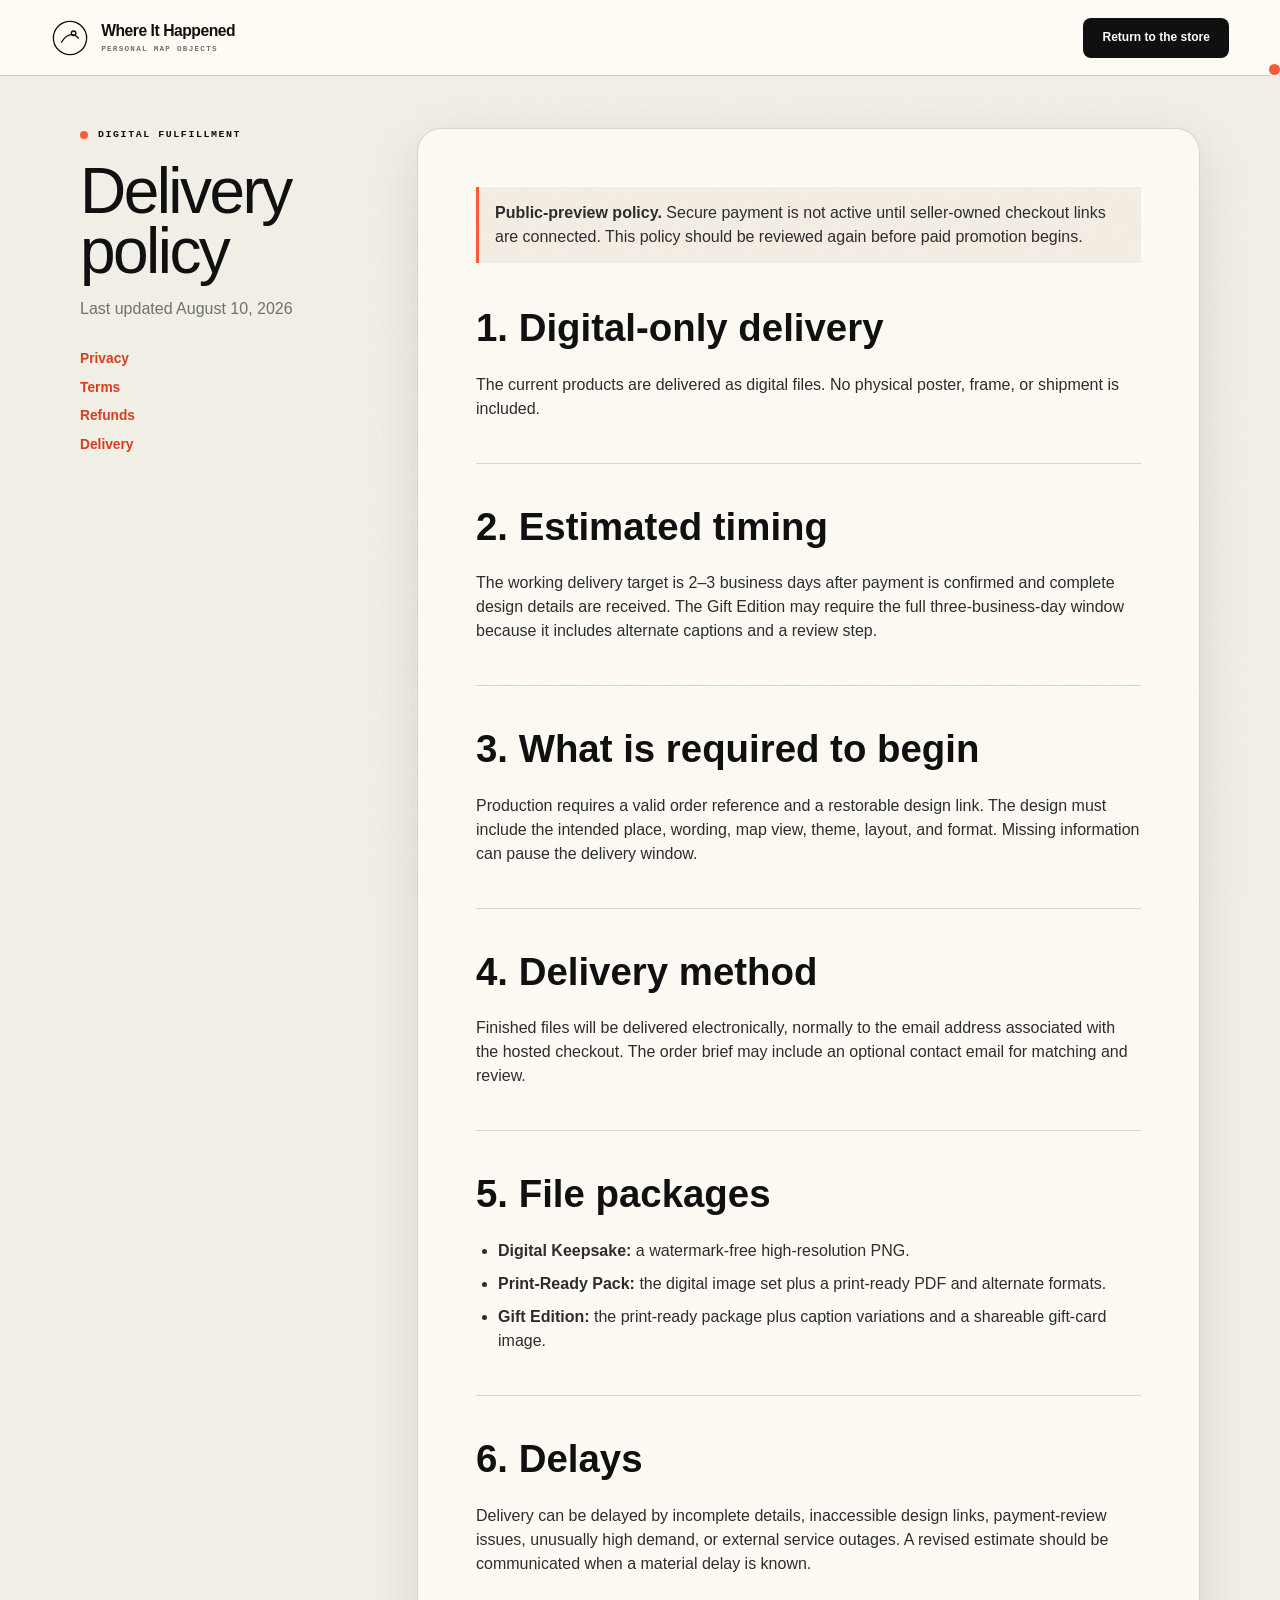
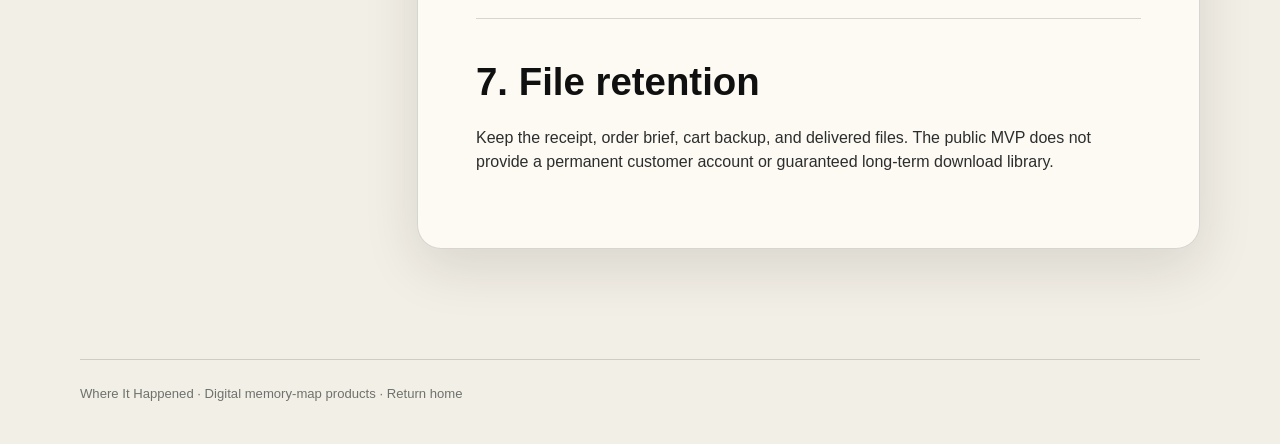
<file: delivery.html>
<!doctype html>
<html lang="en">
  <head>
    <meta charset="UTF-8" />
    <meta name="viewport" content="width=device-width, initial-scale=1, viewport-fit=cover" />
    <meta name="theme-color" content="#f2efe7" />
    <meta name="description" content="Digital delivery timing and file-package details for Where It Happened personalized map products." />
    <link rel="icon" href="./assets/favicon.svg" type="image/svg+xml" />
    <link rel="stylesheet" href="./site.css?v=atlas-v3" />
    <link rel="stylesheet" href="./mobile-app.css?v=mobile-app-v1" />
    <title>Delivery policy — Where It Happened</title>
  </head>
  <body class="policy-page atlas-v3">
    <a class="skip-link" href="#policy-content">Skip to policy</a>
    <div class="page-grain" aria-hidden="true"></div>
    <header class="site-header policy-header">
      <a class="brand" href="./" aria-label="Where It Happened home">
        <span class="brand-mark" aria-hidden="true"><svg viewBox="0 0 40 40"><circle cx="20" cy="20" r="17.5"></circle><path d="M11 24.5c3.2-5.3 6.8-8 10.7-8 2.6 0 5 1.2 7.3 3.6"></path><circle cx="23.8" cy="15" r="2.4"></circle></svg></span>
        <span><strong>Where It Happened</strong><small>Personal Map Objects</small></span>
      </a>
      <a class="button button-small button-ink" href="./#shop">Return to the store</a>
    </header>
    <main class="policy-main">
      <aside class="policy-aside">
        <p class="eyebrow"><span></span> Digital fulfillment</p>
        <h1>Delivery policy</h1>
        <p>Last updated August 10, 2026</p>
        <nav aria-label="Store policies"><a href="./privacy.html">Privacy</a><a href="./terms.html">Terms</a><a href="./refunds.html">Refunds</a><a href="./delivery.html">Delivery</a></nav>
      </aside>
      <article class="policy-content" id="policy-content">
        <div class="policy-notice"><strong>Public-preview policy.</strong> Secure payment is not active until seller-owned checkout links are connected. This policy should be reviewed again before paid promotion begins.</div>
        <section><h2>1. Digital-only delivery</h2><p>The current products are delivered as digital files. No physical poster, frame, or shipment is included.</p></section>
        <section><h2>2. Estimated timing</h2><p>The working delivery target is 2–3 business days after payment is confirmed and complete design details are received. The Gift Edition may require the full three-business-day window because it includes alternate captions and a review step.</p></section>
        <section><h2>3. What is required to begin</h2><p>Production requires a valid order reference and a restorable design link. The design must include the intended place, wording, map view, theme, layout, and format. Missing information can pause the delivery window.</p></section>
        <section><h2>4. Delivery method</h2><p>Finished files will be delivered electronically, normally to the email address associated with the hosted checkout. The order brief may include an optional contact email for matching and review.</p></section>
        <section><h2>5. File packages</h2><ul><li><strong>Digital Keepsake:</strong> a watermark-free high-resolution PNG.</li><li><strong>Print-Ready Pack:</strong> the digital image set plus a print-ready PDF and alternate formats.</li><li><strong>Gift Edition:</strong> the print-ready package plus caption variations and a shareable gift-card image.</li></ul></section>
        <section><h2>6. Delays</h2><p>Delivery can be delayed by incomplete details, inaccessible design links, payment-review issues, unusually high demand, or external service outages. A revised estimate should be communicated when a material delay is known.</p></section>
        <section><h2>7. File retention</h2><p>Keep the receipt, order brief, cart backup, and delivered files. The public MVP does not provide a permanent customer account or guaranteed long-term download library.</p></section>
      </article>
    </main>
    <footer class="policy-footer">Where It Happened · Digital memory-map products · <a href="./">Return home</a></footer>
  </body>
</html>
</file>
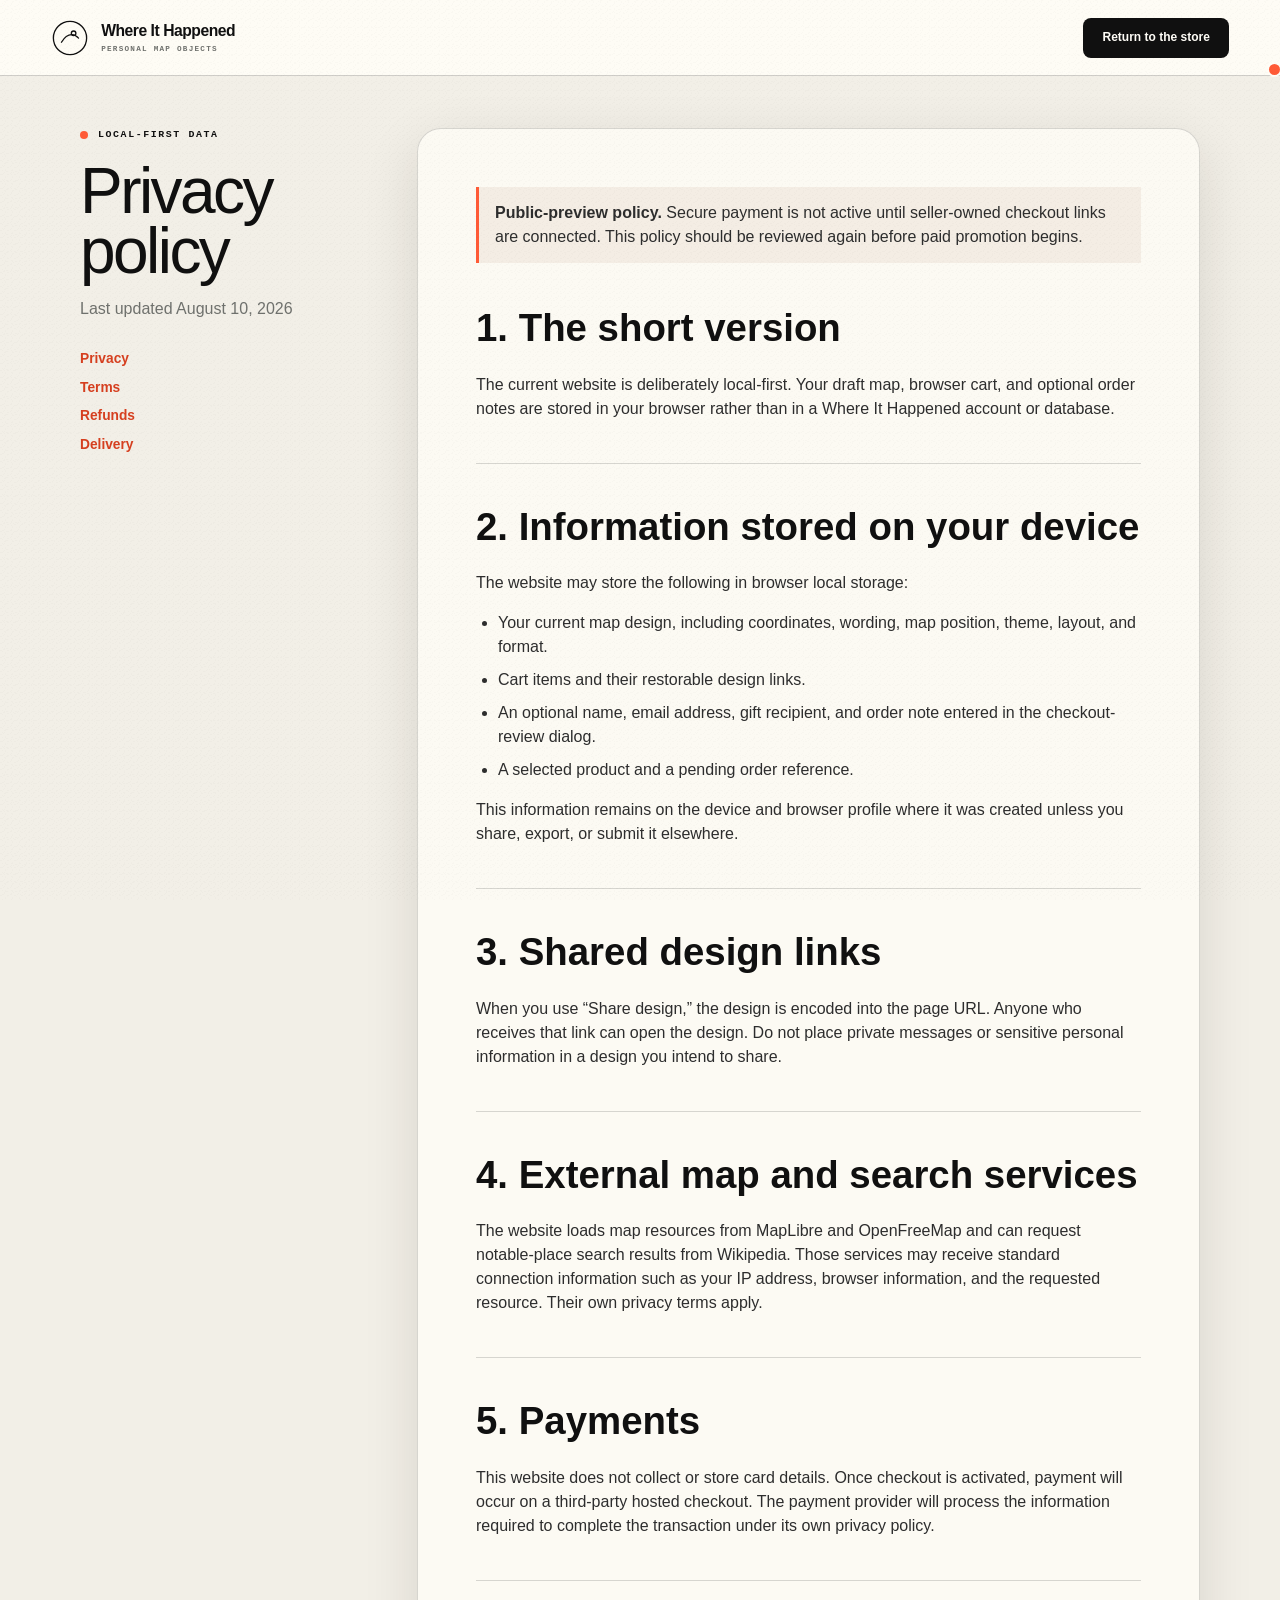
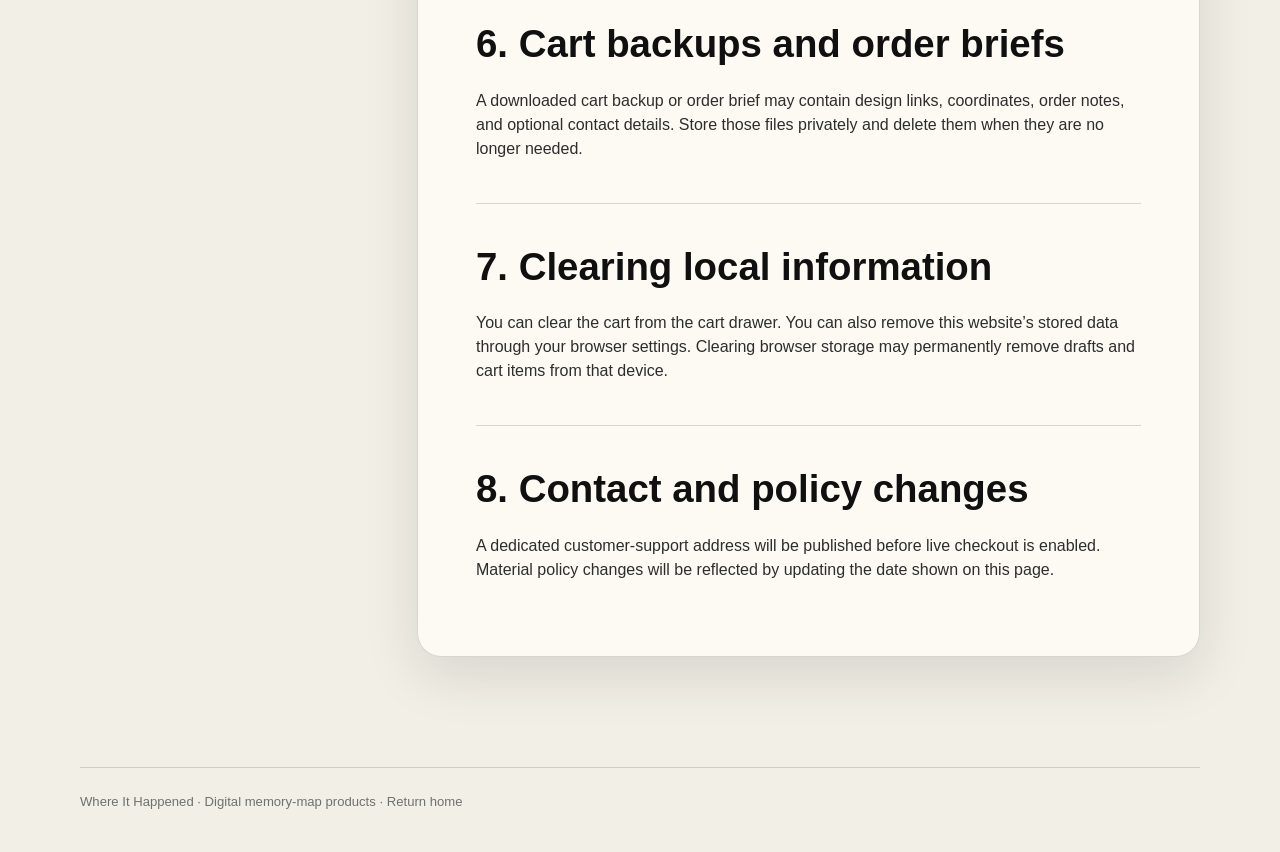
<file: privacy.html>
<!doctype html>
<html lang="en">
  <head>
    <meta charset="UTF-8" />
    <meta name="viewport" content="width=device-width, initial-scale=1, viewport-fit=cover" />
    <meta name="theme-color" content="#f2efe7" />
    <meta name="description" content="How the local-first Where It Happened public preview stores and uses design and cart information." />
    <link rel="icon" href="./assets/favicon.svg" type="image/svg+xml" />
    <link rel="stylesheet" href="./site.css?v=atlas-v3" />
    <link rel="stylesheet" href="./mobile-app.css?v=mobile-app-v1" />
    <title>Privacy policy — Where It Happened</title>
  </head>
  <body class="policy-page atlas-v3">
    <a class="skip-link" href="#policy-content">Skip to policy</a>
    <div class="page-grain" aria-hidden="true"></div>
    <header class="site-header policy-header">
      <a class="brand" href="./" aria-label="Where It Happened home">
        <span class="brand-mark" aria-hidden="true"><svg viewBox="0 0 40 40"><circle cx="20" cy="20" r="17.5"></circle><path d="M11 24.5c3.2-5.3 6.8-8 10.7-8 2.6 0 5 1.2 7.3 3.6"></path><circle cx="23.8" cy="15" r="2.4"></circle></svg></span>
        <span><strong>Where It Happened</strong><small>Personal Map Objects</small></span>
      </a>
      <a class="button button-small button-ink" href="./#shop">Return to the store</a>
    </header>
    <main class="policy-main">
      <aside class="policy-aside">
        <p class="eyebrow"><span></span> Local-first data</p>
        <h1>Privacy policy</h1>
        <p>Last updated August 10, 2026</p>
        <nav aria-label="Store policies"><a href="./privacy.html">Privacy</a><a href="./terms.html">Terms</a><a href="./refunds.html">Refunds</a><a href="./delivery.html">Delivery</a></nav>
      </aside>
      <article class="policy-content" id="policy-content">
        <div class="policy-notice"><strong>Public-preview policy.</strong> Secure payment is not active until seller-owned checkout links are connected. This policy should be reviewed again before paid promotion begins.</div>
        <section><h2>1. The short version</h2><p>The current website is deliberately local-first. Your draft map, browser cart, and optional order notes are stored in your browser rather than in a Where It Happened account or database.</p></section>
        <section><h2>2. Information stored on your device</h2><p>The website may store the following in browser local storage:</p><ul><li>Your current map design, including coordinates, wording, map position, theme, layout, and format.</li><li>Cart items and their restorable design links.</li><li>An optional name, email address, gift recipient, and order note entered in the checkout-review dialog.</li><li>A selected product and a pending order reference.</li></ul><p>This information remains on the device and browser profile where it was created unless you share, export, or submit it elsewhere.</p></section>
        <section><h2>3. Shared design links</h2><p>When you use “Share design,” the design is encoded into the page URL. Anyone who receives that link can open the design. Do not place private messages or sensitive personal information in a design you intend to share.</p></section>
        <section><h2>4. External map and search services</h2><p>The website loads map resources from MapLibre and OpenFreeMap and can request notable-place search results from Wikipedia. Those services may receive standard connection information such as your IP address, browser information, and the requested resource. Their own privacy terms apply.</p></section>
        <section><h2>5. Payments</h2><p>This website does not collect or store card details. Once checkout is activated, payment will occur on a third-party hosted checkout. The payment provider will process the information required to complete the transaction under its own privacy policy.</p></section>
        <section><h2>6. Cart backups and order briefs</h2><p>A downloaded cart backup or order brief may contain design links, coordinates, order notes, and optional contact details. Store those files privately and delete them when they are no longer needed.</p></section>
        <section><h2>7. Clearing local information</h2><p>You can clear the cart from the cart drawer. You can also remove this website’s stored data through your browser settings. Clearing browser storage may permanently remove drafts and cart items from that device.</p></section>
        <section><h2>8. Contact and policy changes</h2><p>A dedicated customer-support address will be published before live checkout is enabled. Material policy changes will be reflected by updating the date shown on this page.</p></section>
      </article>
    </main>
    <footer class="policy-footer">Where It Happened · Digital memory-map products · <a href="./">Return home</a></footer>
  </body>
</html>
</file>
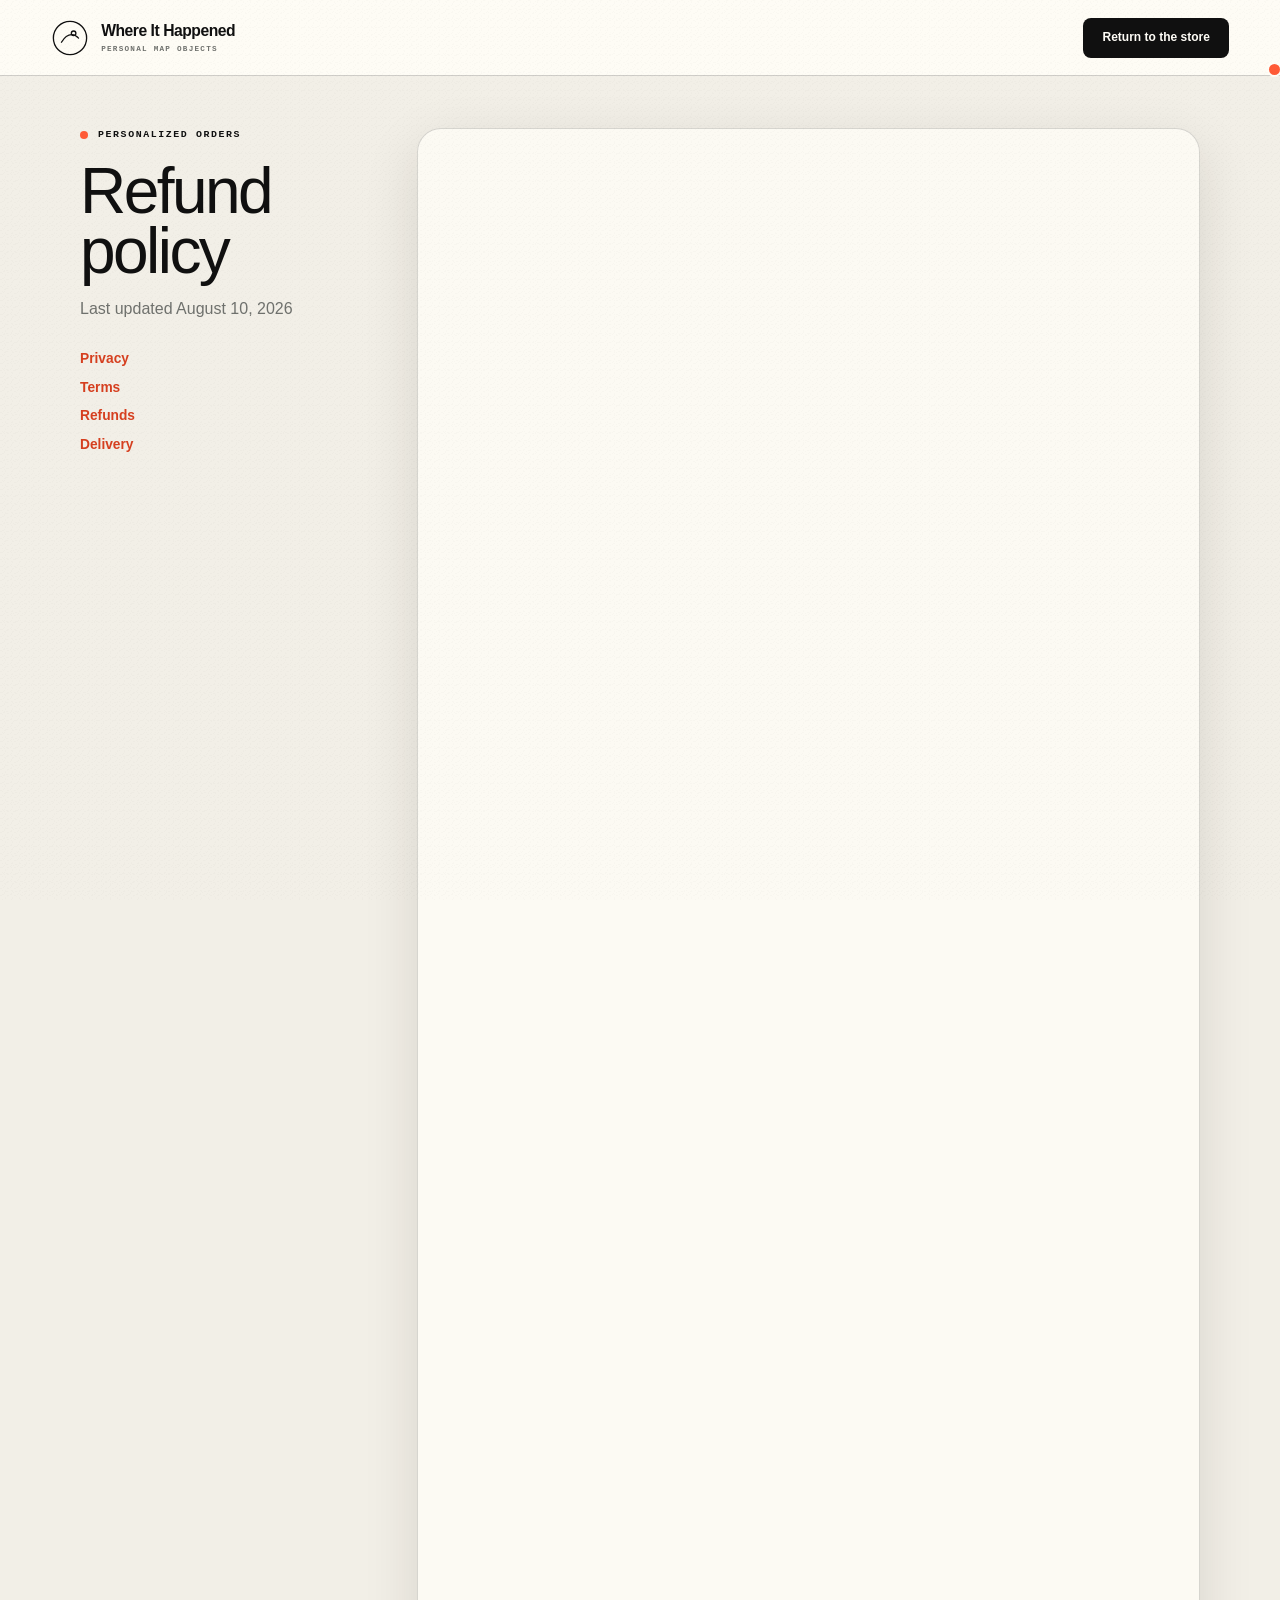
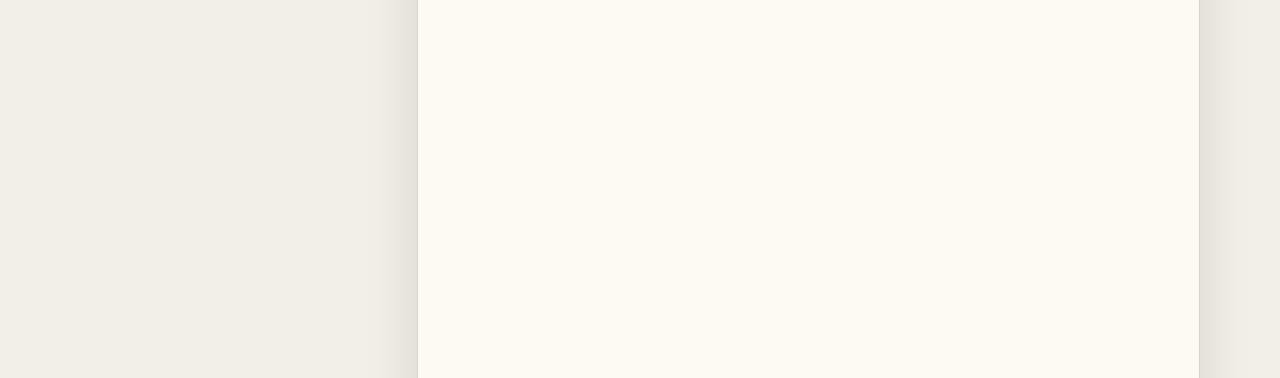
<file: refunds.html>
<!doctype html>
<html lang="en">
  <head>
    <meta charset="UTF-8" />
    <meta name="viewport" content="width=device-width, initial-scale=1, viewport-fit=cover" />
    <meta name="theme-color" content="#f2efe7" />
    <meta name="description" content="Draft cancellation, correction, and refund rules for personalized Where It Happened digital products." />
    <link rel="icon" href="./assets/favicon.svg" type="image/svg+xml" />
    <link rel="stylesheet" href="./site.css?v=atlas-v3" />
    <link rel="stylesheet" href="./mobile-app.css?v=mobile-app-v1" />
    <title>Refund policy — Where It Happened</title>
  </head>
  <body class="policy-page atlas-v3">
    <a class="skip-link" href="#policy-content">Skip to policy</a>
    <div class="page-grain" aria-hidden="true"></div>
    <header class="site-header policy-header">
      <a class="brand" href="./" aria-label="Where It Happened home">
        <span class="brand-mark" aria-hidden="true"><svg viewBox="0 0 40 40"><circle cx="20" cy="20" r="17.5"></circle><path d="M11 24.5c3.2-5.3 6.8-8 10.7-8 2.6 0 5 1.2 7.3 3.6"></path><circle cx="23.8" cy="15" r="2.4"></circle></svg></span>
        <span><strong>Where It Happened</strong><small>Personal Map Objects</small></span>
      </a>
      <a class="button button-small button-ink" href="./#shop">Return to the store</a>
    </header>
    <main class="policy-main">
      <aside class="policy-aside">
        <p class="eyebrow"><span></span> Personalized orders</p>
        <h1>Refund policy</h1>
        <p>Last updated August 10, 2026</p>
        <nav aria-label="Store policies"><a href="./privacy.html">Privacy</a><a href="./terms.html">Terms</a><a href="./refunds.html">Refunds</a><a href="./delivery.html">Delivery</a></nav>
      </aside>
      <article class="policy-content" id="policy-content">
        <div class="policy-notice"><strong>Public-preview policy.</strong> Secure payment is not active until seller-owned checkout links are connected. This policy should be reviewed again before paid promotion begins.</div>
        <section><h2>1. Current preview</h2><p>No payment is collected while checkout links are blank. Downloading an order request does not create a paid order and does not charge you.</p></section>
        <section><h2>2. Cancellation before work begins</h2><p>After live checkout is activated, a paid order may be cancelled for a full refund when the request is received before personalized production work has begun.</p></section>
        <section><h2>3. After personalized work begins</h2><p>Because each product is made from a customer-specific design, orders are generally non-refundable after personalized production has begun. This does not remove the right to receive the product that was ordered or to have delivery errors corrected.</p></section>
        <section><h2>4. Incorrect or defective delivery</h2><p>If the delivered file does not match the accepted design link, is corrupted, or omits a file included in the purchased package, the issue will be corrected without an additional product charge. Report the problem within 14 days of delivery and include the order reference.</p></section>
        <section><h2>5. Customer-supplied errors</h2><p>Spelling, date, coordinate, and wording errors that were present in the submitted design are not considered product defects. A reasonable correction may still be offered, but substantial redesign can require a new order.</p></section>
        <section><h2>6. Printing results</h2><p>Screen colors, home printers, local print shops, paper, trimming, and framing can produce different results. Refunds are not normally available for variations caused by equipment or materials outside the delivered digital file.</p></section>
        <section><h2>7. Final review before activation</h2><p>This is the proposed launch policy. The support address, request process, and any jurisdiction-specific rights will be confirmed before real payments are enabled.</p></section>
      </article>
    </main>
    <footer class="policy-footer">Where It Happened · Digital memory-map products · <a href="./">Return home</a></footer>
  </body>
</html>
</file>
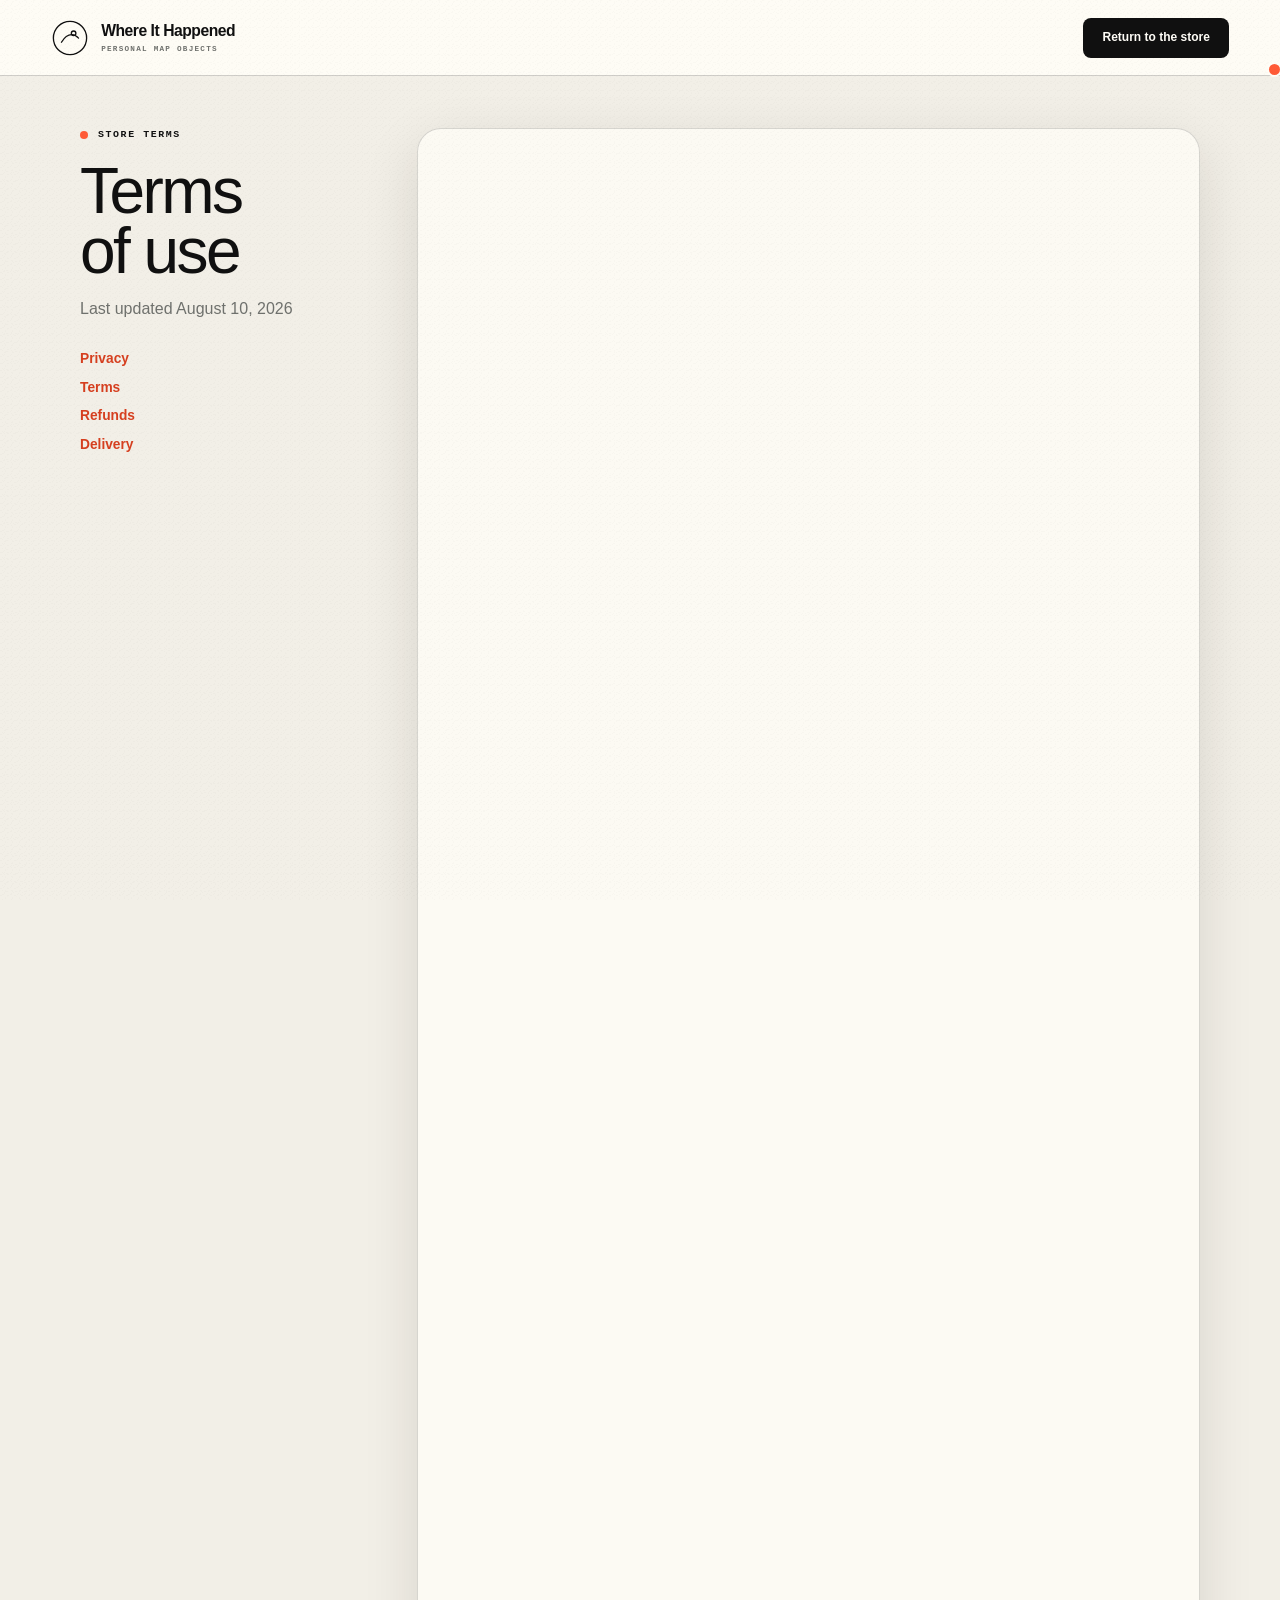
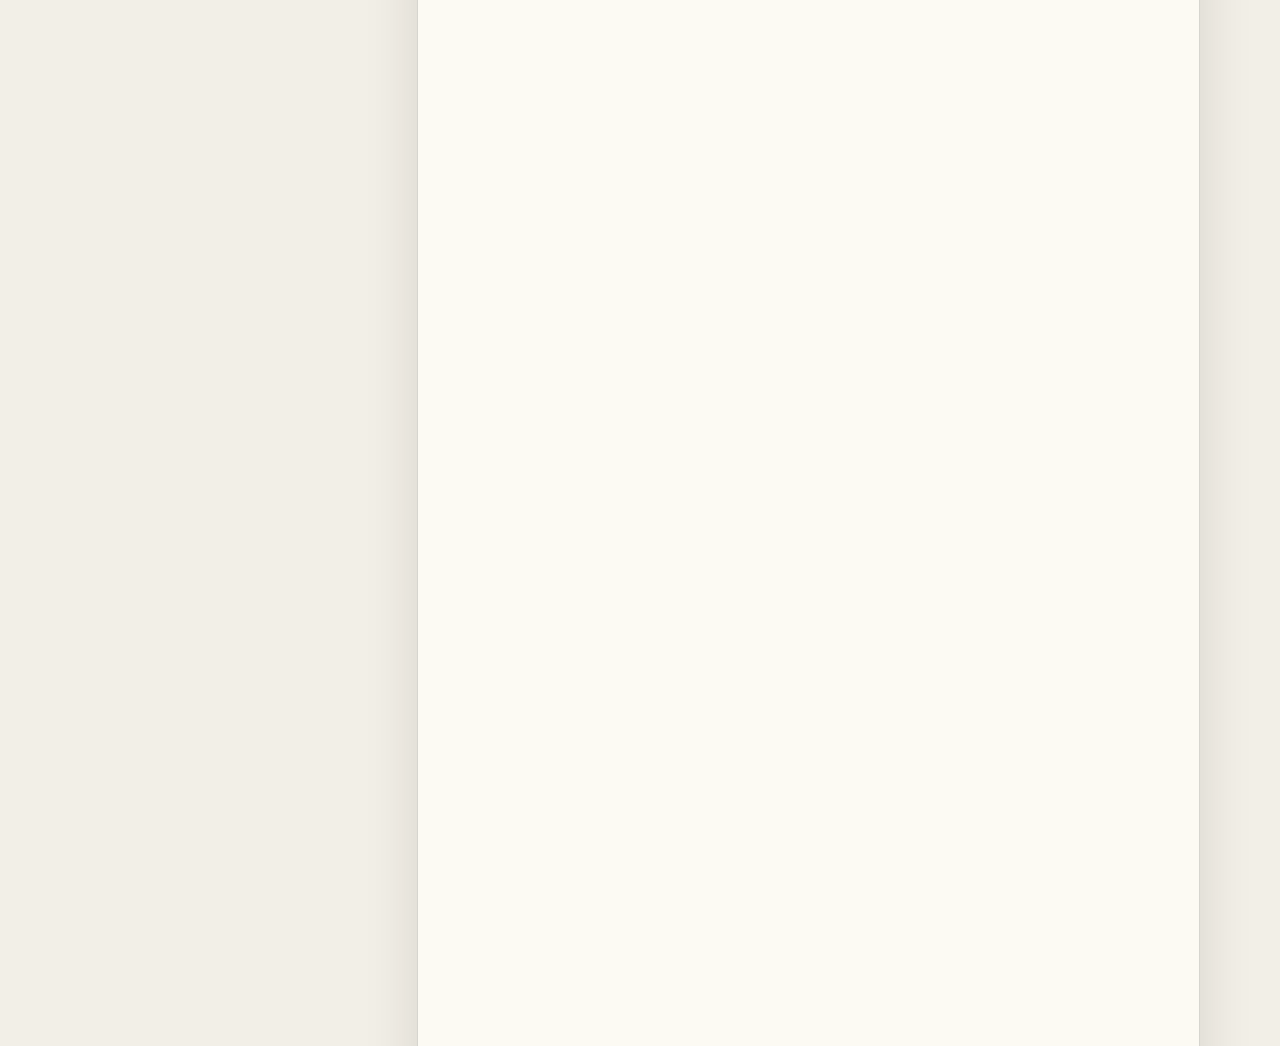
<file: terms.html>
<!doctype html>
<html lang="en">
  <head>
    <meta charset="UTF-8" />
    <meta name="viewport" content="width=device-width, initial-scale=1, viewport-fit=cover" />
    <meta name="theme-color" content="#f2efe7" />
    <meta name="description" content="Terms for using the Where It Happened public preview and purchasing personalized digital map products." />
    <link rel="icon" href="./assets/favicon.svg" type="image/svg+xml" />
    <link rel="stylesheet" href="./site.css?v=atlas-v3" />
    <link rel="stylesheet" href="./mobile-app.css?v=mobile-app-v1" />
    <title>Terms of use — Where It Happened</title>
  </head>
  <body class="policy-page atlas-v3">
    <a class="skip-link" href="#policy-content">Skip to policy</a>
    <div class="page-grain" aria-hidden="true"></div>
    <header class="site-header policy-header">
      <a class="brand" href="./" aria-label="Where It Happened home">
        <span class="brand-mark" aria-hidden="true"><svg viewBox="0 0 40 40"><circle cx="20" cy="20" r="17.5"></circle><path d="M11 24.5c3.2-5.3 6.8-8 10.7-8 2.6 0 5 1.2 7.3 3.6"></path><circle cx="23.8" cy="15" r="2.4"></circle></svg></span>
        <span><strong>Where It Happened</strong><small>Personal Map Objects</small></span>
      </a>
      <a class="button button-small button-ink" href="./#shop">Return to the store</a>
    </header>
    <main class="policy-main">
      <aside class="policy-aside">
        <p class="eyebrow"><span></span> Store terms</p>
        <h1>Terms of use</h1>
        <p>Last updated August 10, 2026</p>
        <nav aria-label="Store policies"><a href="./privacy.html">Privacy</a><a href="./terms.html">Terms</a><a href="./refunds.html">Refunds</a><a href="./delivery.html">Delivery</a></nav>
      </aside>
      <article class="policy-content" id="policy-content">
        <div class="policy-notice"><strong>Public-preview policy.</strong> Secure payment is not active until seller-owned checkout links are connected. This policy should be reviewed again before paid promotion begins.</div>
        <section><h2>1. Public-preview status</h2><p>Where It Happened is currently a public MVP. You can create, preview, share, and save personalized map designs. Secure payment is not active until public seller-owned checkout links are configured.</p></section>
        <section><h2>2. Digital products</h2><p>The products shown on the website are digital file packages. They do not include a physical poster, frame, printing service, or shipping unless a future listing explicitly says otherwise.</p></section>
        <section><h2>3. Your design responsibility</h2><p>You are responsible for checking names, dates, locations, spelling, map framing, and other personalized details before submitting an order. A saved design link represents the version to be fulfilled.</p></section>
        <section><h2>4. License</h2><p>Paid deliverables are intended for the purchaser’s personal, non-commercial use. You may print and gift the finished design for personal purposes. You may not resell the files, redistribute the source design as a template, or use the product as part of a commercial service without written permission.</p></section>
        <section><h2>5. Acceptable use</h2><p>You must not use the service to create unlawful, threatening, deceptive, infringing, or privacy-invasive content. You must have the right to use any names, wording, or material you add.</p></section>
        <section><h2>6. Prices and payment</h2><p>Prices are shown in U.S. dollars unless stated otherwise. Once connected, payment will be handled by a third-party hosted checkout. Taxes or payment-provider charges may be calculated there when applicable.</p></section>
        <section><h2>7. Personalized fulfillment</h2><p>Orders are manually reviewed against the saved design link. Delivery begins only after payment is confirmed and complete design details are available. The estimated delivery timing is described in the <a href="./delivery.html">delivery policy</a>.</p></section>
        <section><h2>8. Refunds and corrections</h2><p>Personalized digital products have special limitations once custom work begins. The current draft rules are described in the <a href="./refunds.html">refund policy</a>.</p></section>
        <section><h2>9. Availability and external services</h2><p>The MVP depends on browser storage and external map, search, and checkout services. Continuous availability is not guaranteed. Keep a cart backup or order brief when a design is important.</p></section>
        <section><h2>10. Changes</h2><p>Features, pricing, product contents, and these terms may change as the MVP develops. The applicable policy version is included in generated order briefs.</p></section>
      </article>
    </main>
    <footer class="policy-footer">Where It Happened · Digital memory-map products · <a href="./">Return home</a></footer>
  </body>
</html>
</file>
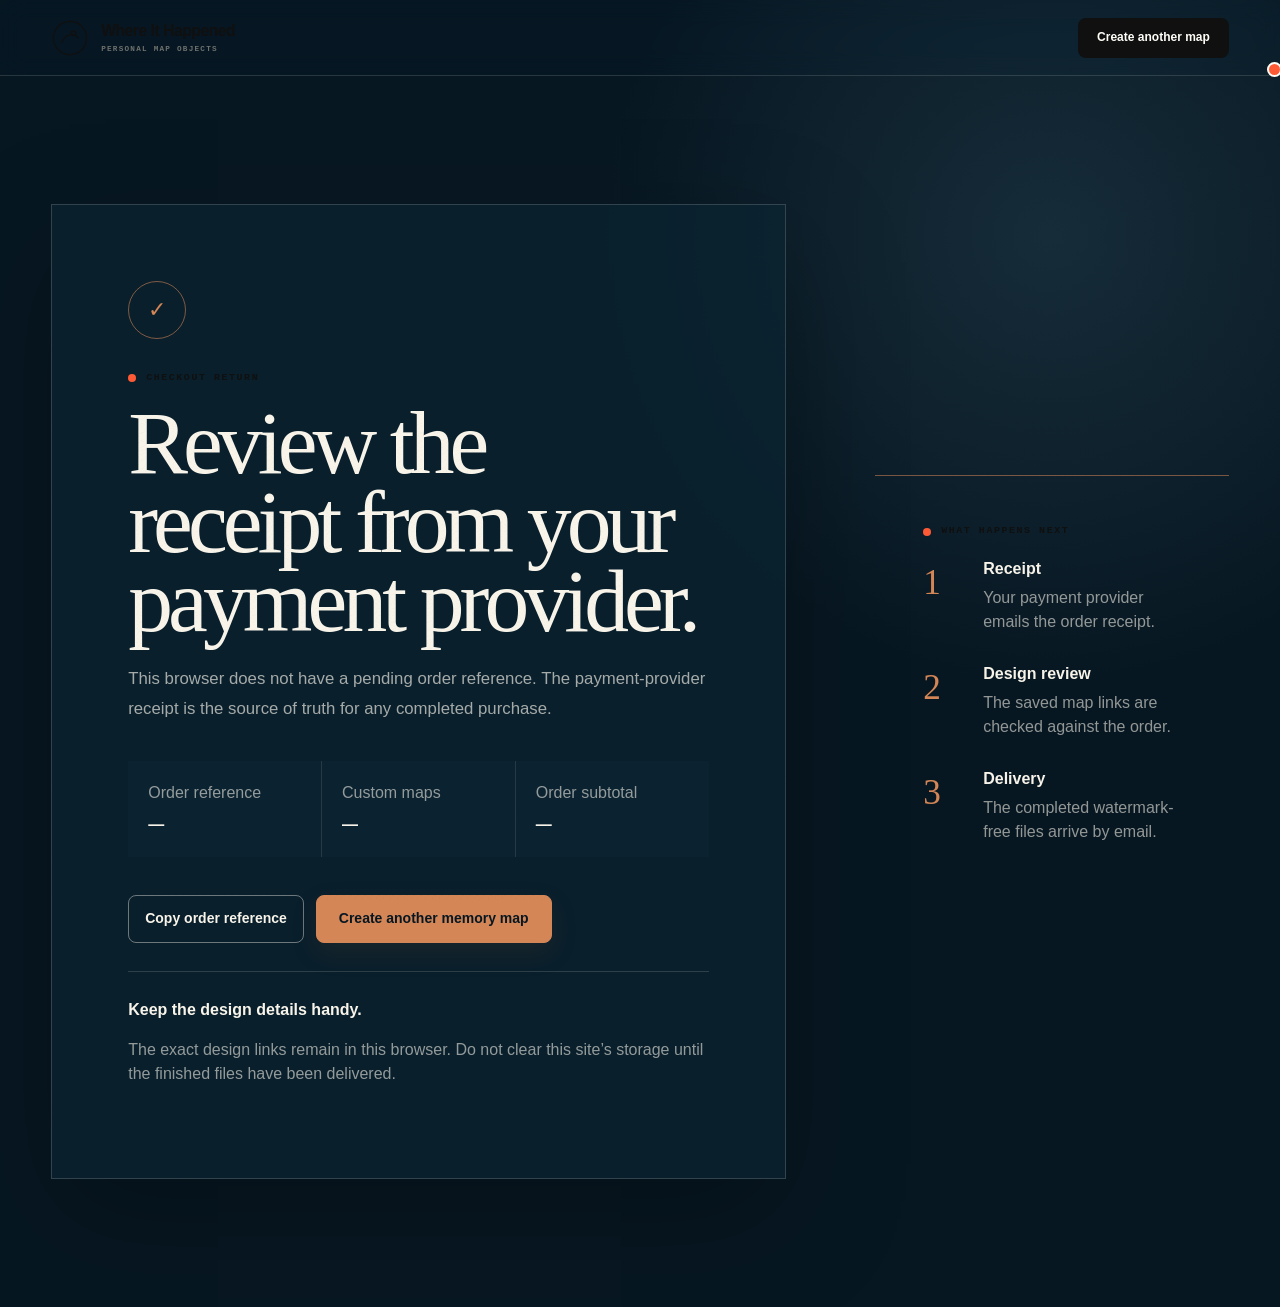
<file: thank-you.html>
<!doctype html>
<html lang="en">
  <head>
    <meta charset="UTF-8" />
    <meta name="viewport" content="width=device-width, initial-scale=1, viewport-fit=cover" />
    <meta name="theme-color" content="#f2efe7" />
    <meta name="robots" content="noindex, nofollow" />
    <meta name="description" content="Review the order details saved in this browser after returning from hosted checkout." />
    <link rel="icon" href="./assets/favicon.svg" type="image/svg+xml" />
    <link rel="stylesheet" href="./site.css?v=atlas-v3" />
    <link rel="stylesheet" href="./mobile-app.css?v=mobile-app-v1" />
    <title>Checkout return — Where It Happened</title>
    <script type="module" src="./thank-you.js"></script>
  </head>
  <body class="atelier-theme thank-you-page atlas-v3">
    <a class="skip-link" href="#confirmation">Skip to order confirmation</a>
    <div class="page-grain" aria-hidden="true"></div>

    <header class="site-header thank-you-header">
      <a class="brand" href="./" aria-label="Where It Happened home">
        <span class="brand-mark" aria-hidden="true">
          <svg viewBox="0 0 40 40" role="img">
            <circle cx="20" cy="20" r="17.5"></circle>
            <path d="M11 24.5c3.2-5.3 6.8-8 10.7-8 2.6 0 5 1.2 7.3 3.6"></path>
            <circle cx="23.8" cy="15" r="2.4"></circle>
          </svg>
        </span>
        <span>
          <strong>Where It Happened</strong>
          <small>Personal Map Objects</small>
        </span>
      </a>
      <a class="button button-small button-ink" href="./#creator">Create another map</a>
    </header>

    <main class="thank-you-main" id="confirmation">
      <section class="thank-you-card" aria-labelledby="thank-you-title">
        <div class="thank-you-seal" aria-hidden="true">✓</div>
        <p class="eyebrow" id="thankYouStatusLabel"><span aria-hidden="true"></span> Checkout return</p>
        <h1 id="thank-you-title">Reviewing the order saved in this browser.</h1>
        <p class="thank-you-lede">
          The payment-provider receipt is the source of truth for a completed purchase. This page only restores the local design reference when it is available.
        </p>

        <div class="thank-you-order" id="thankYouOrder" hidden>
          <div>
            <span>Order reference</span>
            <strong id="thankYouOrderRef">—</strong>
          </div>
          <div>
            <span>Custom maps</span>
            <strong id="thankYouItemCount">—</strong>
          </div>
          <div>
            <span>Order subtotal</span>
            <strong id="thankYouSubtotal">—</strong>
          </div>
        </div>

        <div class="thank-you-actions">
          <button class="button button-outline" id="copyOrderReference" type="button" hidden>Copy order reference</button>
          <a class="button button-primary" href="./#creator">Create another memory map</a>
        </div>

        <div class="thank-you-note">
          <strong>Keep the design details handy.</strong>
          <p>
            The exact design links remain in this browser. Do not clear this site’s storage until the finished files have been delivered.
          </p>
        </div>
      </section>

      <aside class="thank-you-aside" aria-label="What happens next">
        <p class="eyebrow"><span></span> What happens next</p>
        <ol>
          <li><span>1</span><p><strong>Receipt</strong>Your payment provider emails the order receipt.</p></li>
          <li><span>2</span><p><strong>Design review</strong>The saved map links are checked against the order.</p></li>
          <li><span>3</span><p><strong>Delivery</strong>The completed watermark-free files arrive by email.</p></li>
        </ol>
      </aside>
    </main>

    <div class="toast-region" id="toastRegion" aria-live="polite" aria-atomic="true"></div>
  </body>
</html>
</file>
<file: site.css>
/* === styles.css === */
:root {
  --paper: #f3efe6;
  --paper-deep: #e9e2d5;
  --paper-light: #fbf8f2;
  --ink: #171714;
  --ink-soft: #3e3c36;
  --muted: #6e6a61;
  --line: rgba(23, 23, 20, 0.16);
  --line-strong: rgba(23, 23, 20, 0.28);
  --copper: #9d5f3b;
  --copper-deep: #704126;
  --brass: #c59b5c;
  --moss: #41574c;
  --night: #0b1220;
  --night-soft: #101a2d;
  --white: #fffef9;
  --display: "Iowan Old Style", "Palatino Linotype", "Book Antiqua", Palatino, Georgia, serif;
  --sans: Inter, ui-sans-serif, -apple-system, BlinkMacSystemFont, "Segoe UI", sans-serif;
  --mono: "SFMono-Regular", Consolas, "Liberation Mono", monospace;
  --shadow-soft: 0 18px 55px rgba(31, 27, 20, 0.12);
  --shadow-deep: 0 32px 90px rgba(0, 0, 0, 0.28);
  --radius-small: 8px;
  --radius: 14px;
  --radius-large: 24px;
  --max-width: 1240px;
}

* {
  box-sizing: border-box;
}

html {
  scroll-behavior: smooth;
  scroll-padding-top: 90px;
}

body {
  min-width: 320px;
  margin: 0;
  background: var(--paper);
  color: var(--ink);
  font-family: var(--sans);
  font-size: 16px;
  line-height: 1.5;
  text-rendering: optimizeLegibility;
  -webkit-font-smoothing: antialiased;
}

body::selection {
  color: var(--white);
  background: var(--copper);
}

button,
input,
textarea,
select {
  font: inherit;
}

button,
a {
  -webkit-tap-highlight-color: transparent;
}

button {
  color: inherit;
}

a {
  color: inherit;
  text-decoration: none;
}

img,
svg {
  display: block;
  max-width: 100%;
}

button:focus-visible,
a:focus-visible,
input:focus-visible,
textarea:focus-visible,
summary:focus-visible,
[role="option"]:focus-visible {
  outline: 3px solid rgba(157, 95, 59, 0.36);
  outline-offset: 3px;
}

.skip-link {
  position: fixed;
  top: 12px;
  left: 12px;
  z-index: 9999;
  padding: 10px 14px;
  border-radius: 8px;
  background: var(--ink);
  color: var(--white);
  transform: translateY(-160%);
  transition: transform 180ms ease;
}

.skip-link:focus {
  transform: translateY(0);
}

.page-grain {
  position: fixed;
  inset: 0;
  z-index: 999;
  pointer-events: none;
  opacity: 0.035;
  background-image:
    repeating-radial-gradient(circle at 15% 30%, #000 0 0.45px, transparent 0.6px 4px),
    repeating-radial-gradient(circle at 80% 65%, #000 0 0.35px, transparent 0.55px 5px);
  background-size: 7px 7px, 9px 9px;
  mix-blend-mode: multiply;
}

.section-shell {
  width: min(calc(100% - 40px), var(--max-width));
  margin-inline: auto;
}

.site-header {
  position: sticky;
  top: 0;
  z-index: 100;
  display: flex;
  align-items: center;
  justify-content: space-between;
  min-height: 76px;
  padding: 12px max(20px, calc((100vw - var(--max-width)) / 2));
  border-bottom: 1px solid rgba(23, 23, 20, 0.09);
  background: rgba(243, 239, 230, 0.91);
  backdrop-filter: blur(14px);
}

.brand {
  display: inline-flex;
  align-items: center;
  gap: 11px;
}

.brand-mark {
  display: grid;
  width: 40px;
  height: 40px;
  place-items: center;
  flex: 0 0 auto;
}

.brand-mark svg {
  width: 100%;
  height: 100%;
  fill: none;
  stroke: currentColor;
  stroke-linecap: round;
  stroke-linejoin: round;
  stroke-width: 1.4;
}

.brand > span:last-child {
  display: grid;
  gap: 1px;
}

.brand strong {
  font-family: var(--display);
  font-size: 17px;
  font-weight: 600;
  letter-spacing: -0.01em;
}

.brand small {
  color: var(--muted);
  font-size: 9px;
  font-weight: 700;
  letter-spacing: 0.18em;
  text-transform: uppercase;
}

.header-nav {
  display: flex;
  align-items: center;
  gap: 28px;
  color: var(--ink-soft);
  font-size: 13px;
  font-weight: 650;
}

.header-nav > a:not(.button) {
  position: relative;
}

.header-nav > a:not(.button)::after,
.text-link::after {
  position: absolute;
  right: 0;
  bottom: -4px;
  left: 0;
  height: 1px;
  background: currentColor;
  content: "";
  transform: scaleX(0);
  transform-origin: right;
  transition: transform 180ms ease;
}

.header-nav > a:not(.button):hover::after,
.text-link:hover::after {
  transform: scaleX(1);
  transform-origin: left;
}

.button {
  display: inline-flex;
  min-height: 48px;
  align-items: center;
  justify-content: center;
  gap: 10px;
  border: 1px solid transparent;
  border-radius: var(--radius-small);
  cursor: pointer;
  font-family: var(--sans);
  font-size: 14px;
  font-weight: 720;
  line-height: 1.1;
  transition:
    transform 160ms ease,
    background-color 160ms ease,
    border-color 160ms ease,
    box-shadow 160ms ease;
}

.button:hover {
  transform: translateY(-1px);
}

.button:active {
  transform: translateY(0);
}

.button[disabled] {
  cursor: wait;
  opacity: 0.6;
  transform: none;
}

.button svg,
.icon-text-button svg {
  width: 18px;
  height: 18px;
  fill: none;
  stroke: currentColor;
  stroke-linecap: round;
  stroke-linejoin: round;
  stroke-width: 1.65;
}

.button-small {
  min-height: 40px;
  padding: 0 15px;
  font-size: 12px;
}

.button-primary {
  padding: 0 22px;
  background: var(--copper);
  color: var(--white);
  box-shadow: 0 10px 24px rgba(112, 65, 38, 0.17);
}

.button-primary:hover {
  background: var(--copper-deep);
  box-shadow: 0 13px 28px rgba(112, 65, 38, 0.23);
}

.button-ink {
  padding: 0 18px;
  background: var(--ink);
  color: var(--white);
}

.button-ink:hover {
  background: #2b2a26;
}

.button-outline {
  min-height: 44px;
  padding: 0 16px;
  border-color: var(--line-strong);
  background: transparent;
  color: var(--ink);
}

.button-outline:hover {
  border-color: var(--ink);
  background: rgba(23, 23, 20, 0.04);
}

.button-full {
  width: 100%;
}

.eyebrow {
  display: flex;
  align-items: center;
  gap: 10px;
  margin: 0 0 18px;
  color: var(--copper-deep);
  font-size: 11px;
  font-weight: 760;
  letter-spacing: 0.16em;
  text-transform: uppercase;
}

.eyebrow span {
  width: 28px;
  height: 1px;
  background: currentColor;
}

.eyebrow-light {
  color: #d6b88d;
}

.hero {
  display: grid;
  min-height: 740px;
  grid-template-columns: minmax(0, 0.88fr) minmax(430px, 1.12fr);
  align-items: center;
  gap: clamp(50px, 7vw, 100px);
  padding-block: clamp(70px, 9vw, 126px);
}

.hero-copy {
  max-width: 560px;
}

.hero h1 {
  max-width: 680px;
  margin: 0;
  font-family: var(--display);
  font-size: clamp(52px, 6.2vw, 88px);
  font-weight: 500;
  letter-spacing: -0.055em;
  line-height: 0.95;
}

.hero-lede {
  max-width: 545px;
  margin: 30px 0 0;
  color: var(--ink-soft);
  font-family: var(--display);
  font-size: clamp(20px, 2vw, 25px);
  line-height: 1.5;
}

.hero-actions {
  display: flex;
  align-items: center;
  gap: 24px;
  margin-top: 35px;
}

.text-link {
  position: relative;
  color: var(--ink);
  font-size: 13px;
  font-weight: 720;
}

.hero-notes {
  display: flex;
  flex-wrap: wrap;
  gap: 10px 20px;
  margin-top: 30px;
  color: var(--muted);
  font-size: 11px;
  font-weight: 650;
  letter-spacing: 0.04em;
}

.hero-notes span {
  display: inline-flex;
  align-items: center;
  gap: 8px;
}

.hero-notes span::before {
  width: 5px;
  height: 5px;
  border-radius: 50%;
  background: var(--copper);
  content: "";
}

.hero-art {
  position: relative;
  display: grid;
  min-height: 610px;
  place-items: center;
}

.hero-shadow {
  position: absolute;
  width: 78%;
  height: 70%;
  border-radius: 50%;
  background: rgba(157, 95, 59, 0.2);
  filter: blur(80px);
  transform: translate(8%, 8%);
}

.sample-poster {
  position: relative;
  z-index: 2;
  width: min(430px, 76vw);
  aspect-ratio: 4 / 5;
  overflow: hidden;
  border: 8px solid #efe7d6;
  background: #0b1220;
  color: #efe0b7;
  box-shadow: var(--shadow-deep);
  transform: rotate(1.5deg);
}

.sample-poster::after {
  position: absolute;
  inset: 0;
  border: 1px solid rgba(239, 224, 183, 0.25);
  content: "";
  pointer-events: none;
}

.sample-map {
  position: absolute;
  inset: 0 0 22%;
  background:
    radial-gradient(circle at 55% 46%, rgba(195, 153, 84, 0.13), transparent 31%),
    #0b1220;
}

.sample-map svg {
  width: 100%;
  height: 100%;
}

.sample-roads,
.sample-roads-faint {
  fill: none;
  stroke: #a98248;
  stroke-linecap: round;
  stroke-width: 2.2;
  opacity: 0.72;
}

.sample-roads-faint {
  stroke: #5c5141;
  stroke-width: 1.1;
  opacity: 0.5;
}

.sample-river {
  fill: none;
  stroke: #24405d;
  stroke-width: 16;
  opacity: 0.75;
}

.sample-pin-halo {
  fill: rgba(238, 199, 130, 0.17);
}

.sample-pin {
  fill: #efd39d;
}

.sample-caption {
  position: absolute;
  right: 7%;
  bottom: 8%;
  left: 7%;
  z-index: 2;
  text-align: center;
}

.sample-caption p {
  margin: 0 0 7px;
  font-size: 8px;
  font-weight: 700;
  letter-spacing: 0.44em;
}

.sample-caption h2 {
  margin: 0;
  font-family: var(--display);
  font-size: clamp(36px, 5vw, 54px);
  font-weight: 500;
  letter-spacing: 0.18em;
  line-height: 1;
}

.sample-caption span {
  display: block;
  margin-top: 10px;
  font-family: var(--mono);
  font-size: 6px;
  letter-spacing: 0.18em;
}

.sample-poster > small {
  position: absolute;
  right: 12px;
  bottom: 9px;
  left: 12px;
  color: rgba(239, 224, 183, 0.54);
  font-family: var(--mono);
  font-size: 5px;
  letter-spacing: 0.06em;
  text-align: center;
}

.hero-seal {
  position: absolute;
  right: -5px;
  bottom: 11%;
  z-index: 3;
  display: grid;
  width: 126px;
  height: 126px;
  place-content: center;
  border: 1px solid rgba(23, 23, 20, 0.34);
  border-radius: 50%;
  background: var(--paper-light);
  box-shadow: 0 10px 30px rgba(23, 23, 20, 0.12);
  text-align: center;
  transform: rotate(-8deg);
}

.hero-seal::before,
.hero-seal::after {
  position: absolute;
  inset: 7px;
  border: 1px dashed rgba(23, 23, 20, 0.22);
  border-radius: 50%;
  content: "";
}

.hero-seal::after {
  inset: 16px;
  border-style: solid;
  opacity: 0.35;
}

.hero-seal span,
.hero-seal strong {
  position: relative;
  z-index: 1;
  display: block;
}

.hero-seal span {
  color: var(--muted);
  font-size: 7px;
  font-weight: 750;
  letter-spacing: 0.15em;
  text-transform: uppercase;
}

.hero-seal strong {
  margin: 2px 0;
  font-family: var(--display);
  font-size: 16px;
  font-style: italic;
  font-weight: 500;
}

.statement-strip {
  display: flex;
  align-items: center;
  justify-content: center;
  gap: 28px;
  min-height: 96px;
  padding: 20px;
  border-top: 1px solid var(--line);
  border-bottom: 1px solid var(--line);
  background: var(--paper-deep);
  color: var(--ink-soft);
  font-family: var(--display);
  font-size: clamp(18px, 2vw, 24px);
  font-style: italic;
  text-align: center;
}

.statement-strip p {
  margin: 0;
}

.statement-strip span {
  width: 42px;
  height: 1px;
  background: var(--copper);
}

.examples,
.how,
.closing {
  padding-block: clamp(84px, 10vw, 140px);
}

.section-heading h2,
.closing h2,
.creator-heading h2 {
  margin: 0;
  font-family: var(--display);
  font-size: clamp(42px, 5vw, 68px);
  font-weight: 500;
  letter-spacing: -0.045em;
  line-height: 1.03;
}

.split-heading {
  display: grid;
  grid-template-columns: minmax(0, 1.15fr) minmax(300px, 0.55fr);
  align-items: end;
  gap: 60px;
}

.split-heading > p {
  margin: 0 0 5px;
  color: var(--muted);
  font-size: 15px;
  line-height: 1.75;
}

.example-grid {
  display: grid;
  grid-template-columns: repeat(3, minmax(0, 1fr));
  gap: 16px;
  margin-top: 54px;
}

.example-card {
  position: relative;
  display: grid;
  min-height: 285px;
  align-content: end;
  overflow: hidden;
  padding: 24px;
  border: 1px solid rgba(23, 23, 20, 0.16);
  border-radius: 2px;
  cursor: pointer;
  text-align: left;
  transition:
    transform 180ms ease,
    box-shadow 180ms ease,
    border-color 180ms ease;
}

.example-card:hover {
  border-color: rgba(23, 23, 20, 0.38);
  box-shadow: var(--shadow-soft);
  transform: translateY(-5px);
}

.example-card::before,
.example-mini-map::before,
.example-mini-map::after {
  position: absolute;
  content: "";
}

.example-card::before {
  inset: 0;
  opacity: 0.4;
  background-image:
    linear-gradient(24deg, transparent 46%, currentColor 47%, currentColor 48%, transparent 49%),
    linear-gradient(108deg, transparent 42%, currentColor 43%, currentColor 44%, transparent 45%),
    linear-gradient(-42deg, transparent 57%, currentColor 58%, currentColor 59%, transparent 60%);
  background-position: 0 0, 13px 4px, 9px 11px;
  background-size: 44px 44px, 58px 58px, 66px 66px;
  mask-image: linear-gradient(to bottom, #000 0 68%, transparent 84%);
}

.example-number {
  position: absolute;
  top: 18px;
  right: 20px;
  z-index: 2;
  font-family: var(--mono);
  font-size: 10px;
  letter-spacing: 0.12em;
  opacity: 0.65;
}

.example-mini-map {
  position: absolute;
  top: 37%;
  left: 53%;
  z-index: 2;
  width: 12px;
  height: 12px;
  border: 2px solid currentColor;
  border-radius: 50%;
  transform: translate(-50%, -50%);
}

.example-mini-map::before {
  inset: -10px;
  border: 1px solid currentColor;
  border-radius: 50%;
  opacity: 0.3;
}

.example-mini-map::after {
  top: 50%;
  left: 50%;
  width: 74px;
  height: 1px;
  background: currentColor;
  opacity: 0.28;
  transform: translate(-50%, -50%) rotate(-31deg);
}

.example-card strong,
.example-card small {
  position: relative;
  z-index: 2;
}

.example-card strong {
  font-family: var(--display);
  font-size: 26px;
  font-weight: 520;
}

.example-card small {
  margin-top: 5px;
  font-size: 10px;
  font-weight: 700;
  letter-spacing: 0.13em;
  opacity: 0.72;
  text-transform: uppercase;
}

.example-card-dark {
  background: #101827;
  color: #e8d4a8;
}

.example-card-warm {
  background: #623d2d;
  color: #f4dfc9;
}

.example-card-paper {
  background: #f8f4eb;
  color: #24231f;
}

.example-card-fjord {
  background: #486266;
  color: #edf2ed;
}

.example-card-ink {
  background: #151515;
  color: #f5f0e8;
}

.example-card-sand {
  background: #d9c39c;
  color: #31291e;
}

.how {
  border-top: 1px solid var(--line);
}

.centered-heading {
  max-width: 780px;
  margin-inline: auto;
  text-align: center;
}

.centered-heading .eyebrow {
  justify-content: center;
}

.steps {
  display: grid;
  grid-template-columns: repeat(3, minmax(0, 1fr));
  gap: 0;
  margin: 66px 0 0;
  padding: 0;
  list-style: none;
}

.steps li {
  display: grid;
  grid-template-columns: 44px 1fr;
  gap: 18px;
  min-height: 170px;
  padding: 0 36px;
  border-left: 1px solid var(--line);
}

.steps li:first-child {
  padding-left: 0;
  border-left: 0;
}

.steps li:last-child {
  padding-right: 0;
}

.steps > li > span {
  display: grid;
  width: 38px;
  height: 38px;
  place-items: center;
  border: 1px solid var(--line-strong);
  border-radius: 50%;
  color: var(--copper-deep);
  font-family: var(--display);
  font-size: 17px;
}

.steps h3 {
  margin: 3px 0 9px;
  font-family: var(--display);
  font-size: 25px;
  font-weight: 550;
}

.steps p {
  margin: 0;
  color: var(--muted);
  font-size: 14px;
  line-height: 1.7;
}

.creator-section {
  position: relative;
  overflow: clip;
  padding: clamp(78px, 9vw, 120px) 0 0;
  background: #10100f;
  color: #f5f0e8;
}

.creator-section::before {
  position: absolute;
  inset: 0 0 auto;
  height: 420px;
  background:
    radial-gradient(circle at 17% 0%, rgba(157, 95, 59, 0.21), transparent 36%),
    radial-gradient(circle at 85% 15%, rgba(93, 122, 111, 0.16), transparent 28%);
  content: "";
  pointer-events: none;
}

.creator-heading {
  position: relative;
  z-index: 1;
  display: grid;
  grid-template-columns: minmax(0, 1fr) minmax(260px, 420px);
  align-items: end;
  gap: 60px;
  padding-bottom: 46px;
}

.creator-heading > p {
  margin: 0 0 5px;
  color: rgba(245, 240, 232, 0.62);
  font-size: 14px;
  line-height: 1.75;
}

.creator-workspace {
  position: relative;
  z-index: 2;
  display: grid;
  width: min(calc(100% - 28px), 1510px);
  min-height: 920px;
  grid-template-columns: minmax(330px, 410px) minmax(0, 1fr);
  margin-inline: auto;
  overflow: hidden;
  border: 1px solid rgba(255, 255, 255, 0.12);
  border-bottom: 0;
  border-radius: 18px 18px 0 0;
  background: #151513;
  box-shadow: 0 -20px 80px rgba(0, 0, 0, 0.25);
}

.control-panel {
  overflow: visible;
  border-right: 1px solid rgba(255, 255, 255, 0.11);
  background: #171715;
}

.control-panel-header,
.preview-toolbar {
  display: flex;
  min-height: 64px;
  align-items: center;
  justify-content: space-between;
  padding: 14px 20px;
  border-bottom: 1px solid rgba(255, 255, 255, 0.1);
}

.control-panel-header > div {
  display: flex;
  align-items: center;
  gap: 9px;
  font-size: 12px;
  letter-spacing: 0.04em;
}

.status-dot {
  width: 7px;
  height: 7px;
  border-radius: 50%;
  background: #8cb498;
  box-shadow: 0 0 0 5px rgba(140, 180, 152, 0.12);
}

.icon-text-button {
  display: inline-flex;
  min-height: 38px;
  align-items: center;
  gap: 6px;
  padding: 0 8px;
  border: 0;
  background: transparent;
  color: rgba(245, 240, 232, 0.66);
  cursor: pointer;
  font-size: 11px;
  font-weight: 700;
}

.icon-text-button:hover {
  color: #fff;
}

.control-group {
  margin: 0;
  padding: 24px 20px 26px;
  border: 0;
  border-bottom: 1px solid rgba(255, 255, 255, 0.09);
}

.control-group legend {
  display: flex;
  width: 100%;
  align-items: center;
  gap: 10px;
  margin: 0 0 18px;
  padding: 0;
  color: #f5f0e8;
  font-size: 12px;
  font-weight: 750;
  letter-spacing: 0.035em;
}

.control-group legend span {
  color: #b98e65;
  font-family: var(--mono);
  font-size: 9px;
  letter-spacing: 0.12em;
}

.occasion-grid {
  display: flex;
  flex-wrap: wrap;
  gap: 8px;
}

.choice-chip {
  min-height: 38px;
  padding: 0 12px;
  border: 1px solid rgba(255, 255, 255, 0.14);
  border-radius: 999px;
  background: transparent;
  color: rgba(245, 240, 232, 0.72);
  cursor: pointer;
  font-size: 11px;
  font-weight: 680;
  transition:
    border-color 150ms ease,
    background-color 150ms ease,
    color 150ms ease;
}

.choice-chip:hover,
.choice-chip.is-selected {
  border-color: #c39267;
  background: rgba(195, 146, 103, 0.12);
  color: #fff8ed;
}

.field {
  position: relative;
  display: grid;
  gap: 7px;
  margin-top: 15px;
}

.control-group > .field:first-of-type {
  margin-top: 0;
}

.field label,
.field-label {
  color: rgba(245, 240, 232, 0.68);
  font-size: 10px;
  font-weight: 720;
  letter-spacing: 0.08em;
  text-transform: uppercase;
}

.field label span {
  color: rgba(245, 240, 232, 0.38);
  font-weight: 550;
  letter-spacing: 0;
  text-transform: none;
}

.field input,
.field textarea {
  width: 100%;
  border: 1px solid rgba(255, 255, 255, 0.15);
  border-radius: 8px;
  outline: 0;
  background: #11110f;
  color: #fffaf3;
  transition:
    border-color 150ms ease,
    box-shadow 150ms ease;
}

.field input {
  min-height: 44px;
  padding: 0 12px;
}

.field textarea {
  min-height: 74px;
  padding: 11px 12px;
  resize: vertical;
  line-height: 1.45;
}

.field input::placeholder,
.field textarea::placeholder {
  color: rgba(245, 240, 232, 0.28);
}

.field input:focus,
.field textarea:focus {
  border-color: #bd8a60;
  box-shadow: 0 0 0 3px rgba(189, 138, 96, 0.12);
}

.combobox-wrap {
  position: relative;
}

.combobox-wrap input {
  padding-right: 38px;
  padding-left: 38px;
}

.field-icon {
  position: absolute;
  top: 13px;
  left: 12px;
  z-index: 2;
  width: 18px;
  height: 18px;
  fill: none;
  stroke: rgba(245, 240, 232, 0.48);
  stroke-linecap: round;
  stroke-linejoin: round;
  stroke-width: 1.5;
  pointer-events: none;
}

.input-clear {
  position: absolute;
  top: 6px;
  right: 6px;
  z-index: 2;
  display: grid;
  width: 32px;
  height: 32px;
  place-items: center;
  border: 0;
  border-radius: 6px;
  background: transparent;
  color: rgba(245, 240, 232, 0.45);
  cursor: pointer;
  font-size: 20px;
}

.input-clear:hover {
  background: rgba(255, 255, 255, 0.06);
  color: #fff;
}

.combobox-list {
  position: absolute;
  top: calc(100% + 6px);
  right: 0;
  left: 0;
  z-index: 70;
  max-height: 280px;
  overflow-y: auto;
  padding: 5px;
  border: 1px solid rgba(255, 255, 255, 0.16);
  border-radius: 9px;
  background: #24231f;
  box-shadow: 0 18px 45px rgba(0, 0, 0, 0.46);
}

.combobox-option {
  display: flex;
  width: 100%;
  min-height: 46px;
  align-items: center;
  justify-content: space-between;
  gap: 12px;
  padding: 8px 10px;
  border: 0;
  border-radius: 6px;
  background: transparent;
  color: #f5f0e8;
  cursor: pointer;
  text-align: left;
}

.combobox-option:hover,
.combobox-option.is-active,
.combobox-option[aria-selected="true"] {
  background: rgba(195, 146, 103, 0.14);
}

.combobox-option strong {
  display: block;
  font-size: 12px;
}

.combobox-option small {
  color: rgba(245, 240, 232, 0.52);
  font-size: 10px;
}

.combobox-option span:last-child {
  color: rgba(245, 240, 232, 0.35);
  font-family: var(--mono);
  font-size: 8px;
}

.empty-option {
  padding: 18px 12px;
  color: rgba(245, 240, 232, 0.52);
  font-size: 11px;
  line-height: 1.6;
}

.field-help,
.character-count {
  color: rgba(245, 240, 232, 0.42);
  font-size: 9px;
}

.field-help {
  margin: 0;
}

.character-count {
  position: absolute;
  right: 8px;
  bottom: -16px;
}

.advanced-location {
  margin-top: 14px;
  border-top: 1px solid rgba(255, 255, 255, 0.08);
}

.advanced-location summary {
  display: flex;
  min-height: 44px;
  align-items: center;
  justify-content: space-between;
  cursor: pointer;
  color: rgba(245, 240, 232, 0.72);
  font-size: 11px;
  font-weight: 700;
  list-style: none;
}

.advanced-location summary::-webkit-details-marker {
  display: none;
}

.advanced-location summary::after {
  color: rgba(245, 240, 232, 0.55);
  content: "+";
  font-size: 18px;
  font-weight: 400;
}

.advanced-location[open] summary::after {
  content: "−";
}

.advanced-location summary span {
  margin-left: auto;
  margin-right: 12px;
  color: rgba(245, 240, 232, 0.35);
  font-size: 9px;
  font-weight: 500;
}

.coordinate-grid,
.two-column-fields {
  display: grid;
  grid-template-columns: repeat(2, minmax(0, 1fr));
  gap: 10px;
}

.compact-field {
  margin-top: 6px;
  margin-bottom: 12px;
}

.two-column-fields .field {
  margin-top: 15px;
}

.theme-grid {
  display: grid;
  grid-template-columns: repeat(2, minmax(0, 1fr));
  gap: 9px;
}

.theme-choice {
  position: relative;
  display: grid;
  min-height: 104px;
  align-content: end;
  padding: 10px;
  overflow: hidden;
  border: 1px solid rgba(255, 255, 255, 0.13);
  border-radius: 9px;
  background: #11110f;
  color: rgba(245, 240, 232, 0.75);
  cursor: pointer;
  text-align: left;
  transition:
    border-color 150ms ease,
    transform 150ms ease;
}

.theme-choice:hover {
  transform: translateY(-1px);
}

.theme-choice.is-selected {
  border-color: #d0a271;
  color: #fff;
  box-shadow: 0 0 0 2px rgba(208, 162, 113, 0.12);
}

.theme-choice.is-selected::after {
  position: absolute;
  top: 7px;
  right: 7px;
  display: grid;
  width: 18px;
  height: 18px;
  place-items: center;
  border-radius: 50%;
  background: #d0a271;
  color: #171715;
  content: "✓";
  font-size: 10px;
  font-weight: 900;
}

.theme-swatch {
  position: absolute;
  inset: 0 0 38px;
  display: grid;
  grid-template-columns: repeat(3, 1fr);
  opacity: 0.94;
}

.theme-swatch i {
  display: block;
}

.theme-swatch-paper i:nth-child(1) { background: #efe7d7; }
.theme-swatch-paper i:nth-child(2) { background: #b7ad9b; }
.theme-swatch-paper i:nth-child(3) { background: #69645b; }
.theme-swatch-editorial i:nth-child(1) { background: #fffdf7; }
.theme-swatch-editorial i:nth-child(2) { background: #d4d4d0; }
.theme-swatch-editorial i:nth-child(3) { background: #303333; }
.theme-swatch-heritage i:nth-child(1) { background: #c9ad7d; }
.theme-swatch-heritage i:nth-child(2) { background: #5a3a2c; }
.theme-swatch-heritage i:nth-child(3) { background: #1e1917; }
.theme-swatch-midnight i:nth-child(1) { background: #0a1120; }
.theme-swatch-midnight i:nth-child(2) { background: #92733f; }
.theme-swatch-midnight i:nth-child(3) { background: #e5c888; }
.theme-swatch-fjord i:nth-child(1) { background: #263f45; }
.theme-swatch-fjord i:nth-child(2) { background: #78979a; }
.theme-swatch-fjord i:nth-child(3) { background: #e8eee9; }

.theme-choice strong {
  position: relative;
  z-index: 2;
  font-size: 11px;
}

.theme-choice small {
  position: relative;
  z-index: 2;
  color: currentColor;
  font-size: 8px;
  opacity: 0.52;
}

.field-label {
  margin-bottom: 9px;
}

.control-spacer {
  margin-top: 18px;
}

.segmented-control {
  display: grid;
  overflow: hidden;
  border: 1px solid rgba(255, 255, 255, 0.14);
  border-radius: 8px;
}

.segmented-control.three-up {
  grid-template-columns: repeat(3, minmax(0, 1fr));
}

.segmented-control button {
  min-height: 42px;
  padding: 0 6px;
  border: 0;
  border-left: 1px solid rgba(255, 255, 255, 0.1);
  background: transparent;
  color: rgba(245, 240, 232, 0.55);
  cursor: pointer;
  font-size: 10px;
  font-weight: 680;
}

.segmented-control button:first-child {
  border-left: 0;
}

.segmented-control button:hover,
.segmented-control button.is-selected {
  background: rgba(195, 146, 103, 0.13);
  color: #fff;
}

.format-grid {
  display: grid;
  grid-template-columns: repeat(3, minmax(0, 1fr));
  gap: 8px;
}

.format-choice {
  display: grid;
  min-height: 92px;
  place-items: center;
  align-content: center;
  gap: 3px;
  border: 1px solid rgba(255, 255, 255, 0.13);
  border-radius: 8px;
  background: transparent;
  color: rgba(245, 240, 232, 0.58);
  cursor: pointer;
}

.format-choice:hover,
.format-choice.is-selected {
  border-color: #be8e64;
  background: rgba(190, 142, 100, 0.1);
  color: #fff;
}

.format-choice strong {
  font-size: 9px;
}

.format-choice small {
  font-family: var(--mono);
  font-size: 7px;
  opacity: 0.52;
}

.format-icon {
  display: block;
  border: 1px solid currentColor;
  background: rgba(255, 255, 255, 0.05);
}

.format-icon-portrait {
  width: 22px;
  height: 28px;
}

.format-icon-square {
  width: 25px;
  height: 25px;
}

.format-icon-wallpaper {
  width: 16px;
  height: 29px;
  border-radius: 3px;
}

.range-row {
  display: flex;
  align-items: center;
  justify-content: space-between;
  margin-bottom: 11px;
  color: rgba(245, 240, 232, 0.67);
  font-size: 10px;
  font-weight: 700;
  letter-spacing: 0.07em;
  text-transform: uppercase;
}

.range-row output {
  font-family: var(--mono);
  font-size: 9px;
}

.range-input {
  width: 100%;
  height: 20px;
  margin: 0;
  appearance: none;
  background: transparent;
}

.range-input::-webkit-slider-runnable-track {
  height: 3px;
  border-radius: 99px;
  background: rgba(255, 255, 255, 0.19);
}

.range-input::-webkit-slider-thumb {
  width: 17px;
  height: 17px;
  margin-top: -7px;
  appearance: none;
  border: 4px solid #171715;
  border-radius: 50%;
  background: #d0a271;
  box-shadow: 0 0 0 1px #d0a271;
}

.range-input::-moz-range-track {
  height: 3px;
  border-radius: 99px;
  background: rgba(255, 255, 255, 0.19);
}

.range-input::-moz-range-thumb {
  width: 10px;
  height: 10px;
  border: 4px solid #171715;
  border-radius: 50%;
  background: #d0a271;
  box-shadow: 0 0 0 1px #d0a271;
}

.toggle-list {
  margin: 18px 0;
  border-top: 1px solid rgba(255, 255, 255, 0.08);
}

.toggle-row {
  display: flex;
  min-height: 62px;
  align-items: center;
  justify-content: space-between;
  gap: 16px;
  border-bottom: 1px solid rgba(255, 255, 255, 0.08);
  cursor: pointer;
}

.toggle-row > span {
  display: grid;
  gap: 2px;
}

.toggle-row strong {
  font-size: 11px;
  font-weight: 680;
}

.toggle-row small {
  color: rgba(245, 240, 232, 0.42);
  font-size: 8px;
}

.toggle-row input {
  position: absolute;
  opacity: 0;
  pointer-events: none;
}

.toggle-row i {
  position: relative;
  display: block;
  width: 36px;
  height: 20px;
  flex: 0 0 auto;
  border: 1px solid rgba(255, 255, 255, 0.23);
  border-radius: 99px;
  background: rgba(255, 255, 255, 0.06);
  transition: background-color 150ms ease;
}

.toggle-row i::after {
  position: absolute;
  top: 3px;
  left: 3px;
  width: 12px;
  height: 12px;
  border-radius: 50%;
  background: rgba(255, 255, 255, 0.72);
  content: "";
  transition:
    transform 150ms ease,
    background-color 150ms ease;
}

.toggle-row input:checked + i {
  border-color: #bd8c61;
  background: #7d5337;
}

.toggle-row input:checked + i::after {
  background: #fff5e9;
  transform: translateX(16px);
}

.toggle-row input:focus-visible + i {
  outline: 3px solid rgba(189, 140, 97, 0.3);
  outline-offset: 3px;
}

.preview-panel {
  display: flex;
  min-width: 0;
  flex-direction: column;
  background:
    radial-gradient(circle at 50% 34%, rgba(174, 137, 91, 0.07), transparent 36%),
    #0f0f0e;
}

.preview-toolbar {
  color: rgba(245, 240, 232, 0.66);
}

.preview-toolbar > div {
  display: grid;
  gap: 3px;
}

.preview-status {
  display: inline-flex;
  align-items: center;
  gap: 7px;
  font-size: 9px;
  font-weight: 740;
  letter-spacing: 0.1em;
  text-transform: uppercase;
}

.preview-status i {
  width: 5px;
  height: 5px;
  border-radius: 50%;
  background: #82aa8e;
}

.preview-toolbar strong {
  color: #f5f0e8;
  font-family: var(--display);
  font-size: 15px;
  font-weight: 520;
}

.preview-toolbar > p {
  margin: 0;
  font-size: 9px;
}

.poster-stage {
  display: grid;
  min-height: 650px;
  flex: 1;
  place-items: center;
  padding: clamp(26px, 4vw, 64px);
  overflow: hidden;
}

.poster-frame {
  position: relative;
  width: min(100%, 520px);
  max-height: 720px;
  border: 8px solid #eae2d4;
  background: #eae2d4;
  box-shadow: 0 28px 75px rgba(0, 0, 0, 0.5);
  transition:
    width 260ms ease,
    aspect-ratio 260ms ease;
}

.poster-frame::before {
  position: absolute;
  inset: -14px;
  z-index: -1;
  border: 1px solid rgba(255, 255, 255, 0.07);
  content: "";
}

.poster-frame.format-portrait {
  aspect-ratio: 4 / 5;
}

.poster-frame.format-square {
  width: min(100%, 590px);
  aspect-ratio: 1;
}

.poster-frame.format-wallpaper {
  width: min(70%, 355px);
  aspect-ratio: 9 / 16;
}

.poster {
  position: relative;
  display: grid;
  width: 100%;
  height: 100%;
  min-height: 0;
  overflow: hidden;
  background: var(--poster-bg, #0b1220);
  color: var(--poster-text, #ead39e);
  isolation: isolate;
}

.poster::after {
  position: absolute;
  inset: 0;
  z-index: 8;
  border: 1px solid var(--poster-line, rgba(255, 255, 255, 0.2));
  content: "";
  pointer-events: none;
}

.poster-map-wrap {
  position: relative;
  z-index: 1;
  min-height: 0;
  overflow: hidden;
  background: var(--poster-bg, #0b1220);
}

.poster-map,
.poster-map .maplibregl-canvas-container,
.poster-map .maplibregl-canvas {
  width: 100%;
  height: 100%;
}

.poster-map .maplibregl-control-container {
  display: none;
}

.poster-map .maplibregl-canvas {
  cursor: grab;
}

.poster-map .maplibregl-canvas:active {
  cursor: grabbing;
}

.map-fallback {
  position: absolute;
  inset: 0;
  z-index: 3;
  display: grid;
  place-items: center;
  background: var(--poster-bg, #0b1220);
  color: var(--poster-text, #ead39e);
  text-align: center;
}

.map-fallback[hidden] {
  display: none;
}

.map-fallback svg {
  position: absolute;
  inset: 0;
  width: 100%;
  height: 100%;
  fill: none;
  stroke: currentColor;
  stroke-width: 1.5;
  opacity: 0.17;
}

.map-fallback div {
  position: relative;
  z-index: 2;
  display: grid;
  max-width: 260px;
  gap: 6px;
  padding: 20px;
}

.map-fallback strong {
  font-family: var(--display);
  font-size: 22px;
  font-weight: 520;
}

.map-fallback span {
  font-size: 9px;
  line-height: 1.6;
  opacity: 0.67;
}

.poster-overlay {
  position: absolute;
  inset: 0;
  z-index: 2;
  pointer-events: none;
}

.poster-copy {
  position: relative;
  z-index: 5;
  display: grid;
  align-content: center;
  padding: clamp(12px, 3vw, 28px);
  background: var(--poster-bg, #0b1220);
  text-align: center;
}

.poster-kicker,
.poster-subtitle,
.poster-date,
.poster-dedication {
  margin: 0;
}

.poster-kicker {
  font-size: clamp(5px, 0.72vw, 8px);
  font-weight: 760;
  letter-spacing: 0.38em;
  opacity: 0.8;
}

.poster-copy h3 {
  max-width: 100%;
  margin: clamp(5px, 1vw, 10px) 0 0;
  overflow-wrap: anywhere;
  font-family: var(--display);
  font-size: clamp(27px, 5vw, 54px);
  font-weight: 500;
  letter-spacing: 0.12em;
  line-height: 0.96;
  text-indent: 0.12em;
}

.poster-subtitle {
  margin-top: clamp(8px, 1.5vw, 15px);
  font-family: var(--sans);
  font-size: clamp(5px, 0.9vw, 9px);
  font-weight: 760;
  letter-spacing: 0.22em;
}

.poster-date {
  margin-top: 5px;
  font-family: var(--mono);
  font-size: clamp(4px, 0.68vw, 7px);
  letter-spacing: 0.16em;
  opacity: 0.68;
}

.poster-dedication {
  max-width: 78%;
  margin: 7px auto 0;
  font-family: var(--display);
  font-size: clamp(7px, 1vw, 11px);
  font-style: italic;
  line-height: 1.3;
  opacity: 0.72;
}

.poster-attribution {
  position: absolute;
  right: 8px;
  bottom: 5px;
  left: 8px;
  z-index: 9;
  color: currentColor;
  font-family: var(--mono);
  font-size: clamp(3px, 0.44vw, 5px);
  letter-spacing: 0.02em;
  opacity: 0.48;
  pointer-events: none;
  text-align: center;
}

.layout-classic {
  grid-template-rows: minmax(0, 76%) minmax(0, 24%);
}

.layout-classic .poster-map-wrap {
  grid-row: 1;
}

.layout-classic .poster-copy {
  grid-row: 2;
}

.layout-classic .poster-overlay {
  background: linear-gradient(to bottom, transparent 85%, var(--poster-bg) 100%);
}

.layout-full {
  display: block;
}

.layout-full .poster-map-wrap {
  position: absolute;
  inset: 0;
}

.layout-full .poster-overlay {
  background:
    linear-gradient(to bottom, rgba(0, 0, 0, 0.02) 35%, rgba(0, 0, 0, 0.78) 100%),
    linear-gradient(to top, var(--poster-bg-soft, rgba(0, 0, 0, 0.2)), transparent 62%);
}

.layout-full .poster-copy {
  position: absolute;
  right: 5%;
  bottom: 6%;
  left: 5%;
  background: transparent;
  color: var(--poster-overlay-text, #fff5dd);
}

.layout-full .poster-copy h3 {
  font-size: clamp(31px, 6vw, 65px);
}

.layout-full .poster-dedication {
  max-width: 68%;
}

.layout-minimal {
  display: block;
}

.layout-minimal .poster-map-wrap {
  position: absolute;
  inset: 0;
}

.layout-minimal .poster-overlay {
  border: clamp(12px, 3vw, 28px) solid var(--poster-bg);
  box-shadow: inset 0 0 0 1px var(--poster-line);
}

.layout-minimal .poster-copy {
  position: absolute;
  right: 8%;
  bottom: 7%;
  left: 8%;
  padding: 14px 18px;
  border: 1px solid var(--poster-line);
  background: color-mix(in srgb, var(--poster-bg) 90%, transparent);
  color: var(--poster-text);
  backdrop-filter: blur(8px);
}

.layout-minimal .poster-kicker,
.layout-minimal .poster-dedication {
  display: none;
}

.layout-minimal .poster-copy h3 {
  margin-top: 0;
  font-size: clamp(22px, 4vw, 42px);
}

.poster-theme-midnight {
  --poster-bg: #0a1120;
  --poster-bg-soft: rgba(10, 17, 32, 0.48);
  --poster-text: #e6cc91;
  --poster-overlay-text: #f1daaa;
  --poster-line: rgba(226, 199, 137, 0.23);
}

.poster-theme-paper {
  --poster-bg: #eee7d9;
  --poster-bg-soft: rgba(238, 231, 217, 0.6);
  --poster-text: #24231f;
  --poster-overlay-text: #fff8ec;
  --poster-line: rgba(36, 35, 31, 0.21);
}

.poster-theme-editorial {
  --poster-bg: #fbfaf6;
  --poster-bg-soft: rgba(251, 250, 246, 0.6);
  --poster-text: #1b1c1c;
  --poster-overlay-text: #fff;
  --poster-line: rgba(27, 28, 28, 0.19);
}

.poster-theme-heritage {
  --poster-bg: #3a281f;
  --poster-bg-soft: rgba(58, 40, 31, 0.52);
  --poster-text: #e7c99d;
  --poster-overlay-text: #f4dfc2;
  --poster-line: rgba(231, 201, 157, 0.25);
}

.poster-theme-fjord {
  --poster-bg: #2a4348;
  --poster-bg-soft: rgba(42, 67, 72, 0.5);
  --poster-text: #e8efea;
  --poster-overlay-text: #f0f6f2;
  --poster-line: rgba(232, 239, 234, 0.25);
}

.poster-frame.format-square .layout-classic {
  grid-template-rows: minmax(0, 70%) minmax(0, 30%);
}

.poster-frame.format-square .poster-copy h3 {
  font-size: clamp(27px, 4.6vw, 49px);
}

.poster-frame.format-wallpaper .layout-classic {
  grid-template-rows: minmax(0, 80%) minmax(0, 20%);
}

.poster-frame.format-wallpaper .poster-copy {
  padding: 10px;
}

.poster-frame.format-wallpaper .poster-copy h3 {
  font-size: clamp(20px, 3.7vw, 38px);
}

.poster-frame.format-wallpaper .poster-dedication {
  display: none;
}

.preview-guidance {
  display: flex;
  justify-content: space-between;
  gap: 30px;
  padding: 0 clamp(24px, 4vw, 58px) 25px;
  color: rgba(245, 240, 232, 0.43);
  font-size: 9px;
}

.preview-guidance p {
  margin: 0;
}

.preview-guidance span {
  margin-right: 5px;
  color: #be8e64;
}

.export-actions {
  display: grid;
  grid-template-columns: 1.4fr 1fr 1fr;
  gap: 10px;
  padding: 20px clamp(20px, 3vw, 42px);
  border-top: 1px solid rgba(255, 255, 255, 0.09);
  background: #131311;
}

.export-actions .button {
  min-height: 64px;
  justify-content: flex-start;
  padding: 12px 16px;
  text-align: left;
}

.export-actions .button > span {
  display: grid;
  gap: 3px;
}

.export-actions .button strong {
  font-size: 11px;
}

.export-actions .button small {
  font-size: 8px;
  font-weight: 500;
  opacity: 0.56;
}

.button-download {
  background: #f5f0e8;
  color: #171715;
}

.button-download:hover {
  background: #fffaf3;
  box-shadow: 0 10px 28px rgba(0, 0, 0, 0.22);
}

.button-secondary-action {
  border-color: rgba(255, 255, 255, 0.15);
  background: transparent;
  color: #f5f0e8;
}

.button-secondary-action:hover {
  border-color: rgba(255, 255, 255, 0.34);
  background: rgba(255, 255, 255, 0.05);
}

.mvp-note {
  display: flex;
  align-items: flex-start;
  gap: 13px;
  padding: 18px clamp(20px, 3vw, 42px) 24px;
  border-top: 1px solid rgba(255, 255, 255, 0.06);
  color: rgba(245, 240, 232, 0.51);
}

.mvp-note svg {
  width: 20px;
  height: 20px;
  flex: 0 0 auto;
  fill: none;
  stroke: #91b39a;
  stroke-linecap: round;
  stroke-linejoin: round;
  stroke-width: 1.5;
}

.mvp-note strong {
  display: block;
  color: rgba(245, 240, 232, 0.82);
  font-size: 10px;
}

.mvp-note p {
  margin: 3px 0 0;
  font-size: 8px;
  line-height: 1.6;
}

.closing {
  max-width: 970px;
  text-align: center;
}

.closing .eyebrow {
  justify-content: center;
}

.closing h2 {
  max-width: 900px;
  margin-inline: auto;
}

.closing .button {
  margin-top: 34px;
}

.site-footer {
  display: grid;
  grid-template-columns: 1fr auto;
  align-items: center;
  gap: 30px;
  padding: 40px max(20px, calc((100vw - var(--max-width)) / 2));
  border-top: 1px solid var(--line);
  background: var(--paper-deep);
}

.footer-brand {
  display: flex;
  align-items: center;
  gap: 13px;
}

.footer-brand strong {
  font-family: var(--display);
  font-size: 18px;
  font-weight: 550;
}

.footer-brand p,
.footer-attribution {
  margin: 2px 0 0;
  color: var(--muted);
  font-size: 9px;
}

.footer-links {
  display: flex;
  gap: 18px;
  color: var(--ink-soft);
  font-size: 10px;
  font-weight: 700;
}

.footer-links a:hover {
  text-decoration: underline;
  text-underline-offset: 4px;
}

.footer-attribution {
  grid-column: 1 / -1;
  padding-top: 20px;
  border-top: 1px solid var(--line);
  font-family: var(--mono);
}

.toast-region {
  position: fixed;
  right: 18px;
  bottom: 18px;
  z-index: 500;
  display: grid;
  width: min(360px, calc(100vw - 36px));
  gap: 10px;
}

.toast {
  display: flex;
  align-items: flex-start;
  gap: 11px;
  padding: 14px 16px;
  border: 1px solid rgba(255, 255, 255, 0.13);
  border-radius: 10px;
  background: #1a1a17;
  color: #f7f3eb;
  box-shadow: 0 18px 40px rgba(0, 0, 0, 0.35);
  animation: toast-in 220ms ease both;
}

.toast.is-leaving {
  animation: toast-out 200ms ease both;
}

.toast-icon {
  display: grid;
  width: 21px;
  height: 21px;
  place-items: center;
  flex: 0 0 auto;
  border-radius: 50%;
  background: rgba(145, 179, 154, 0.17);
  color: #9fc2a7;
  font-size: 11px;
  font-weight: 900;
}

.toast.is-error .toast-icon {
  background: rgba(201, 119, 96, 0.17);
  color: #dc9b88;
}

.toast strong {
  display: block;
  font-size: 11px;
}

.toast p {
  margin: 2px 0 0;
  color: rgba(247, 243, 235, 0.6);
  font-size: 9px;
  line-height: 1.5;
}

@keyframes toast-in {
  from { opacity: 0; transform: translateY(10px); }
  to { opacity: 1; transform: translateY(0); }
}

@keyframes toast-out {
  to { opacity: 0; transform: translateY(7px); }
}

.confirm-dialog {
  width: min(470px, calc(100% - 32px));
  padding: 0;
  border: 1px solid var(--line-strong);
  border-radius: 16px;
  background: var(--paper-light);
  color: var(--ink);
  box-shadow: 0 30px 100px rgba(0, 0, 0, 0.35);
}

.confirm-dialog::backdrop {
  background: rgba(0, 0, 0, 0.65);
  backdrop-filter: blur(5px);
}

.confirm-dialog form {
  padding: 28px;
}

.confirm-dialog h2 {
  margin: 0;
  font-family: var(--display);
  font-size: 32px;
  font-weight: 520;
  line-height: 1.1;
}

.confirm-dialog form > p:not(.eyebrow) {
  margin: 14px 0 0;
  color: var(--muted);
  font-size: 13px;
  line-height: 1.6;
}

.dialog-actions {
  display: flex;
  justify-content: flex-end;
  gap: 10px;
  margin-top: 26px;
}

.noscript-message {
  position: fixed;
  right: 20px;
  bottom: 20px;
  left: 20px;
  z-index: 9999;
  padding: 14px;
  border-radius: 8px;
  background: #7e2d24;
  color: #fff;
  text-align: center;
}

.is-exporting .poster-map .maplibregl-canvas {
  cursor: default;
}

@media (max-width: 1120px) {
  .hero {
    grid-template-columns: minmax(0, 0.9fr) minmax(390px, 1.1fr);
    gap: 44px;
  }

  .hero h1 {
    font-size: clamp(48px, 6.3vw, 72px);
  }

  .hero-seal {
    right: 0;
  }

  .creator-workspace {
    grid-template-columns: 360px minmax(0, 1fr);
  }

  .poster-stage {
    padding: 42px 28px;
  }

  .export-actions {
    grid-template-columns: 1.2fr 1fr;
  }

  .export-actions .button:last-child {
    grid-column: 1 / -1;
  }
}

@media (max-width: 900px) {
  .site-header {
    min-height: 68px;
  }

  .header-nav > a:not(.button) {
    display: none;
  }

  .hero {
    grid-template-columns: 1fr;
    gap: 60px;
    padding-block: 72px 95px;
  }

  .hero-copy {
    max-width: 720px;
  }

  .hero h1 {
    max-width: 760px;
    font-size: clamp(52px, 10vw, 82px);
  }

  .hero-art {
    min-height: 570px;
  }

  .hero-seal {
    right: 12%;
  }

  .split-heading,
  .creator-heading {
    grid-template-columns: 1fr;
    gap: 24px;
  }

  .split-heading > p,
  .creator-heading > p {
    max-width: 620px;
  }

  .example-grid {
    grid-template-columns: repeat(2, minmax(0, 1fr));
  }

  .steps {
    grid-template-columns: 1fr;
    gap: 24px;
  }

  .steps li,
  .steps li:first-child,
  .steps li:last-child {
    min-height: 0;
    padding: 0 0 24px;
    border: 0;
    border-bottom: 1px solid var(--line);
  }

  .steps li:last-child {
    border-bottom: 0;
  }

  .creator-workspace {
    grid-template-columns: 1fr;
  }

  .preview-panel {
    order: -1;
    min-height: 770px;
  }

  .control-panel {
    border-top: 1px solid rgba(255, 255, 255, 0.11);
    border-right: 0;
  }

  .control-panel form {
    display: grid;
    grid-template-columns: repeat(2, minmax(0, 1fr));
  }

  .control-group {
    border-right: 1px solid rgba(255, 255, 255, 0.08);
  }

  .control-group:nth-child(even) {
    border-right: 0;
  }

  .poster-stage {
    min-height: 600px;
  }
}

@media (max-width: 640px) {
  html {
    scroll-padding-top: 70px;
  }

  .section-shell {
    width: min(calc(100% - 28px), var(--max-width));
  }

  .site-header {
    padding-inline: 14px;
  }

  .brand strong {
    font-size: 15px;
  }

  .brand small {
    display: none;
  }

  .brand-mark {
    width: 34px;
    height: 34px;
  }

  .header-nav {
    gap: 0;
  }

  .header-nav .button {
    min-height: 38px;
    padding-inline: 12px;
    font-size: 10px;
  }

  .hero {
    min-height: 0;
    padding-block: 58px 76px;
  }

  .hero h1 {
    font-size: clamp(47px, 14vw, 66px);
    line-height: 0.98;
  }

  .hero-lede {
    margin-top: 23px;
    font-size: 19px;
  }

  .hero-actions {
    align-items: stretch;
    flex-direction: column;
    gap: 16px;
    margin-top: 28px;
  }

  .hero-actions .button {
    width: 100%;
  }

  .text-link {
    align-self: center;
  }

  .hero-notes {
    justify-content: center;
    gap: 8px 14px;
    text-align: center;
  }

  .hero-art {
    min-height: 460px;
  }

  .sample-poster {
    width: min(82vw, 360px);
    border-width: 6px;
  }

  .hero-seal {
    right: 0;
    bottom: 5%;
    width: 102px;
    height: 102px;
  }

  .hero-seal strong {
    font-size: 13px;
  }

  .statement-strip {
    align-items: center;
    flex-direction: column;
    gap: 8px;
    min-height: 112px;
    font-size: 18px;
  }

  .statement-strip span {
    width: 24px;
  }

  .examples,
  .how,
  .closing {
    padding-block: 78px;
  }

  .section-heading h2,
  .closing h2,
  .creator-heading h2 {
    font-size: clamp(40px, 12vw, 54px);
  }

  .example-grid {
    grid-template-columns: 1fr;
    margin-top: 38px;
  }

  .example-card {
    min-height: 235px;
  }

  .steps {
    margin-top: 46px;
  }

  .creator-section {
    padding-top: 72px;
  }

  .creator-heading {
    padding-bottom: 34px;
  }

  .creator-workspace {
    width: 100%;
    border-right: 0;
    border-left: 0;
    border-radius: 0;
  }

  .preview-panel {
    min-height: 0;
  }

  .preview-toolbar {
    padding-inline: 14px;
  }

  .preview-toolbar > p {
    display: none;
  }

  .poster-stage {
    min-height: 500px;
    padding: 32px 22px;
  }

  .poster-frame {
    max-height: 600px;
    border-width: 6px;
  }

  .poster-frame.format-wallpaper {
    width: min(68%, 260px);
  }

  .poster-copy h3 {
    font-size: clamp(24px, 8.5vw, 40px);
  }

  .poster-frame.format-square .poster-copy h3 {
    font-size: clamp(22px, 7.5vw, 34px);
  }

  .poster-frame.format-wallpaper .poster-copy h3 {
    font-size: clamp(17px, 5.5vw, 27px);
  }

  .poster-dedication {
    display: none;
  }

  .preview-guidance {
    display: grid;
    gap: 5px;
    padding: 0 18px 20px;
  }

  .preview-guidance p:last-child {
    display: none;
  }

  .export-actions {
    position: sticky;
    bottom: 0;
    z-index: 40;
    grid-template-columns: 1fr 1fr;
    padding: 10px;
    background: rgba(19, 19, 17, 0.96);
    backdrop-filter: blur(10px);
  }

  .export-actions .button {
    min-height: 58px;
    padding: 10px;
  }

  .export-actions .button:first-child {
    grid-column: 1 / -1;
  }

  .export-actions .button:last-child {
    grid-column: auto;
  }

  .control-panel form {
    grid-template-columns: 1fr;
  }

  .control-group {
    padding: 24px 16px 27px;
    border-right: 0;
  }

  .theme-grid {
    grid-template-columns: repeat(2, minmax(0, 1fr));
  }

  .mvp-note {
    padding-inline: 16px;
  }

  .site-footer {
    grid-template-columns: 1fr;
    padding-inline: 18px;
  }

  .footer-links {
    flex-wrap: wrap;
  }

  .footer-attribution {
    grid-column: 1;
  }

  .dialog-actions {
    flex-direction: column-reverse;
  }

  .dialog-actions .button {
    width: 100%;
  }
}

@media (max-width: 390px) {
  .brand > span:last-child {
    max-width: 150px;
  }

  .header-nav .button {
    padding-inline: 10px;
  }

  .hero h1 {
    font-size: 45px;
  }

  .hero-seal {
    right: -5px;
  }

  .poster-stage {
    min-height: 460px;
    padding: 26px 18px;
  }

  .poster-frame.format-wallpaper {
    width: 70%;
  }

  .format-choice {
    min-height: 84px;
  }
}

@media (prefers-reduced-motion: reduce) {
  *,
  *::before,
  *::after {
    scroll-behavior: auto !important;
    animation-duration: 0.01ms !important;
    animation-iteration-count: 1 !important;
    transition-duration: 0.01ms !important;
  }
}



/* Commerce and global place-search upgrade */
.sr-only {
  position: absolute;
  width: 1px;
  height: 1px;
  padding: 0;
  margin: -1px;
  overflow: hidden;
  clip: rect(0, 0, 0, 0);
  white-space: nowrap;
  border: 0;
}

.header-cart-button {
  position: relative;
  display: inline-flex;
  min-height: 40px;
  align-items: center;
  gap: 7px;
  padding: 7px 11px;
  border: 1px solid var(--line);
  border-radius: 999px;
  background: rgba(255, 254, 249, 0.54);
  color: var(--ink);
  cursor: pointer;
  font-size: 12px;
  font-weight: 750;
  transition: border-color 180ms ease, background 180ms ease, transform 180ms ease;
}

.header-cart-button:hover {
  border-color: var(--line-strong);
  background: var(--white);
  transform: translateY(-1px);
}

.header-cart-button svg {
  width: 18px;
  height: 18px;
  fill: none;
  stroke: currentColor;
  stroke-linecap: round;
  stroke-linejoin: round;
  stroke-width: 1.55;
}

.header-cart-button strong {
  display: grid;
  min-width: 20px;
  height: 20px;
  place-items: center;
  padding-inline: 5px;
  border-radius: 999px;
  background: var(--copper);
  color: var(--white);
  font-size: 10px;
  line-height: 1;
}

.hero-place-search {
  width: min(100%, 610px);
  margin-top: 29px;
}

.hero-place-search > label {
  display: block;
  margin-bottom: 9px;
  color: var(--ink-soft);
  font-size: 11px;
  font-weight: 800;
  letter-spacing: 0.13em;
  text-transform: uppercase;
}

.hero-place-search > div {
  display: grid;
  grid-template-columns: 22px minmax(0, 1fr) auto;
  min-height: 58px;
  align-items: center;
  gap: 8px;
  padding: 7px 7px 7px 17px;
  border: 1px solid rgba(23, 23, 20, 0.24);
  border-radius: 13px;
  background: rgba(255, 254, 249, 0.74);
  box-shadow: 0 14px 35px rgba(31, 27, 20, 0.08);
}

.hero-place-search svg {
  width: 20px;
  height: 20px;
  fill: none;
  stroke: var(--copper-deep);
  stroke-linecap: round;
  stroke-width: 1.5;
}

.hero-place-search input {
  width: 100%;
  min-width: 0;
  padding: 8px 4px;
  border: 0;
  outline: 0;
  background: transparent;
  color: var(--ink);
  font-size: 16px;
}

.hero-place-search input::placeholder {
  color: #817c71;
}

.hero-place-search button {
  min-height: 42px;
  padding: 10px 17px;
  border: 0;
  border-radius: 9px;
  background: var(--ink);
  color: var(--white);
  cursor: pointer;
  font-size: 12px;
  font-weight: 800;
  transition: background 180ms ease, transform 180ms ease;
}

.hero-place-search button:hover {
  background: var(--copper-deep);
  transform: translateY(-1px);
}

.hero-place-search > p {
  margin: 8px 0 0;
  color: var(--muted);
  font-size: 11px;
}

.shop {
  padding-block: 112px 118px;
}

.shop-heading {
  margin-bottom: 44px;
}

.product-grid {
  display: grid;
  grid-template-columns: repeat(3, minmax(0, 1fr));
  align-items: stretch;
  gap: 18px;
}

.product-card {
  position: relative;
  display: flex;
  min-height: 510px;
  flex-direction: column;
  padding: 28px;
  border: 1px solid var(--line);
  border-radius: 18px;
  background: rgba(251, 248, 242, 0.72);
  box-shadow: 0 18px 48px rgba(31, 27, 20, 0.06);
  overflow: hidden;
}

.product-card::before {
  position: absolute;
  top: 0;
  right: 0;
  left: 0;
  height: 4px;
  background: var(--copper);
  content: "";
  opacity: 0;
  transform: scaleX(0.4);
  transition: opacity 180ms ease, transform 180ms ease;
}

.product-card:hover::before,
.product-card:has(.product-select-button.is-selected)::before {
  opacity: 1;
  transform: scaleX(1);
}

.product-card-featured {
  border-color: rgba(157, 95, 59, 0.52);
  background: var(--white);
  box-shadow: 0 26px 70px rgba(88, 56, 33, 0.13);
  transform: translateY(-12px);
}

.product-card-featured::before {
  opacity: 1;
  transform: scaleX(1);
}

.product-card-top {
  display: flex;
  align-items: flex-start;
  justify-content: space-between;
  gap: 16px;
  margin-bottom: 25px;
}

.product-badge {
  display: inline-flex;
  min-height: 26px;
  align-items: center;
  padding: 5px 9px;
  border: 1px solid rgba(157, 95, 59, 0.28);
  border-radius: 999px;
  color: var(--copper-deep);
  font-size: 9px;
  font-weight: 850;
  letter-spacing: 0.1em;
  text-transform: uppercase;
}

.product-price {
  display: grid;
  justify-items: end;
  line-height: 1;
}

.product-price strong {
  font-family: var(--display);
  font-size: 39px;
  font-weight: 500;
  letter-spacing: -0.04em;
}

.product-price small {
  margin-top: 5px;
  color: var(--muted);
  font-size: 9px;
  font-weight: 750;
  letter-spacing: 0.08em;
  text-transform: uppercase;
}

.product-kicker {
  margin: 0 0 10px;
  color: var(--copper-deep);
  font-size: 11px;
  font-weight: 850;
  letter-spacing: 0.13em;
  text-transform: uppercase;
}

.product-card h3 {
  margin: 0;
  font-family: var(--display);
  font-size: clamp(27px, 2.3vw, 36px);
  font-weight: 500;
  line-height: 1.04;
  letter-spacing: -0.035em;
}

.product-card > p:not(.product-kicker) {
  margin: 18px 0 0;
  color: var(--muted);
  font-size: 14px;
}

.product-card ul {
  display: grid;
  gap: 10px;
  margin: 25px 0 29px;
  padding: 22px 0 0;
  border-top: 1px solid var(--line);
  list-style: none;
}

.product-card li {
  position: relative;
  padding-left: 22px;
  color: var(--ink-soft);
  font-size: 13px;
}

.product-card li::before {
  position: absolute;
  top: 0.24em;
  left: 1px;
  width: 8px;
  height: 5px;
  border-bottom: 1.5px solid var(--copper);
  border-left: 1.5px solid var(--copper);
  content: "";
  transform: rotate(-45deg);
}

.product-card .product-select-button {
  margin-top: auto;
}

.product-select-button.is-selected {
  border-color: var(--copper-deep);
  background: var(--copper-deep);
  color: var(--white);
}

.shop-assurance {
  display: grid;
  grid-template-columns: repeat(3, minmax(0, 1fr));
  gap: 1px;
  margin-top: 34px;
  border: 1px solid var(--line);
  border-radius: 12px;
  background: var(--line);
  overflow: hidden;
}

.shop-assurance span {
  display: grid;
  gap: 3px;
  padding: 17px 19px;
  background: var(--paper-light);
  color: var(--muted);
  font-size: 11px;
}

.shop-assurance strong {
  color: var(--ink);
  font-size: 12px;
}

.location-search-meta {
  display: flex;
  align-items: center;
  justify-content: space-between;
  gap: 14px;
  margin-top: 8px;
}

.location-search-meta span {
  max-width: 390px;
  color: rgba(255, 255, 255, 0.55);
  font-size: 10px;
  line-height: 1.45;
}

.location-search-meta button {
  flex: 0 0 auto;
  padding: 4px 0;
  border: 0;
  border-bottom: 1px solid rgba(255, 255, 255, 0.32);
  background: transparent;
  color: rgba(255, 255, 255, 0.84);
  cursor: pointer;
  font-size: 10px;
  font-weight: 760;
}

.location-search-meta button:hover {
  color: #fff;
  border-bottom-color: #fff;
}

.combobox-option .location-source {
  display: inline-flex;
  align-items: center;
  justify-content: center;
  min-width: 26px;
  height: 22px;
  padding-inline: 5px;
  border: 1px solid rgba(255, 255, 255, 0.15);
  border-radius: 999px;
  color: rgba(255, 255, 255, 0.62);
  font-size: 8px;
  font-weight: 850;
  letter-spacing: 0.08em;
  text-transform: uppercase;
}

.searching-option,
.location-source-note {
  margin: 0;
  padding: 13px 15px;
  color: rgba(255, 255, 255, 0.58);
  font-size: 10px;
}

.location-source-note {
  border-top: 1px solid rgba(255, 255, 255, 0.08);
}

.purchase-bar {
  display: grid;
  grid-template-columns: minmax(0, 1fr) minmax(190px, 0.72fr) auto;
  align-items: end;
  gap: 18px;
  margin: 0 28px 22px;
  padding: 20px;
  border: 1px solid rgba(230, 204, 145, 0.24);
  border-radius: 15px;
  background: linear-gradient(135deg, rgba(16, 26, 45, 0.98), rgba(27, 35, 48, 0.98));
  color: #fff;
  box-shadow: 0 18px 42px rgba(0, 0, 0, 0.18);
}

.purchase-bar-copy > p {
  margin: 0 0 5px;
  color: rgba(255, 255, 255, 0.62);
  font-size: 10px;
  font-weight: 800;
  letter-spacing: 0.11em;
  text-transform: uppercase;
}

.purchase-bar-copy > div {
  display: flex;
  align-items: baseline;
  gap: 9px;
}

.purchase-bar-copy strong {
  font-family: var(--display);
  font-size: 24px;
  font-weight: 500;
}

.purchase-bar-copy > div span {
  color: #e8c98e;
  font-size: 15px;
  font-weight: 800;
}

.purchase-bar-copy small {
  display: block;
  margin-top: 4px;
  color: rgba(255, 255, 255, 0.58);
  font-size: 10px;
}

.purchase-product-picker {
  display: grid;
  gap: 6px;
}

.purchase-product-picker > span {
  color: rgba(255, 255, 255, 0.58);
  font-size: 9px;
  font-weight: 800;
  letter-spacing: 0.1em;
  text-transform: uppercase;
}

.purchase-product-picker select {
  min-height: 45px;
  width: 100%;
  padding: 9px 34px 9px 11px;
  border: 1px solid rgba(255, 255, 255, 0.2);
  border-radius: 8px;
  background: #121a29;
  color: #fff;
  cursor: pointer;
  font-size: 12px;
}

.purchase-bar .button {
  min-height: 45px;
  white-space: nowrap;
}

.purchase-bar .button svg {
  width: 19px;
  height: 19px;
}

.closing-actions {
  display: flex;
  justify-content: center;
  gap: 10px;
  margin-top: 29px;
}

.cart-drawer,
.checkout-dialog {
  width: 100%;
  max-width: none;
  height: 100%;
  max-height: none;
  margin: 0;
  padding: 0;
  border: 0;
  background: transparent;
  overflow: hidden;
}

.cart-drawer::backdrop,
.checkout-dialog::backdrop {
  background: rgba(9, 9, 8, 0.58);
  backdrop-filter: blur(5px);
}

.cart-shell {
  display: grid;
  width: min(100%, 560px);
  height: 100%;
  grid-template-rows: auto minmax(0, 1fr) auto;
  margin-left: auto;
  background: var(--paper-light);
  box-shadow: -24px 0 70px rgba(0, 0, 0, 0.24);
  animation: cart-drawer-in 230ms ease both;
}

@keyframes cart-drawer-in {
  from { transform: translateX(24px); opacity: 0; }
  to { transform: translateX(0); opacity: 1; }
}

.cart-header,
.checkout-header {
  display: flex;
  align-items: flex-start;
  justify-content: space-between;
  gap: 18px;
  padding: 26px 28px 22px;
  border-bottom: 1px solid var(--line);
}

.cart-header .eyebrow,
.checkout-header .eyebrow {
  margin-bottom: 6px;
}

.cart-header h2,
.checkout-header h2 {
  margin: 0;
  font-family: var(--display);
  font-size: 38px;
  font-weight: 500;
  line-height: 1;
  letter-spacing: -0.035em;
}

.dialog-icon-button {
  display: grid;
  width: 40px;
  height: 40px;
  place-items: center;
  flex: 0 0 auto;
  border: 1px solid var(--line);
  border-radius: 50%;
  background: transparent;
  cursor: pointer;
  font-size: 26px;
  font-weight: 300;
  line-height: 1;
}

.dialog-icon-button:hover {
  border-color: var(--line-strong);
  background: var(--white);
}

.cart-items {
  display: grid;
  align-content: start;
  gap: 12px;
  padding: 20px 24px;
  overflow: auto;
}

.cart-empty {
  display: grid;
  min-height: 100%;
  align-content: center;
  justify-items: center;
  padding: 46px 34px;
  text-align: center;
}

.cart-empty[hidden] {
  display: none;
}

.cart-empty > span {
  display: grid;
  width: 62px;
  height: 62px;
  place-items: center;
  margin-bottom: 18px;
  border: 1px solid var(--line);
  border-radius: 50%;
  color: var(--copper);
  font-family: var(--display);
  font-size: 29px;
}

.cart-empty h3 {
  max-width: 330px;
  margin: 0;
  font-family: var(--display);
  font-size: 28px;
  font-weight: 500;
  line-height: 1.05;
}

.cart-empty p {
  max-width: 390px;
  margin: 13px 0 23px;
  color: var(--muted);
  font-size: 13px;
}

.cart-item {
  display: grid;
  grid-template-columns: 112px minmax(0, 1fr);
  gap: 15px;
  padding: 14px;
  border: 1px solid var(--line);
  border-radius: 13px;
  background: var(--white);
}

.cart-mini-poster {
  display: grid;
  min-height: 144px;
  grid-template-rows: 1fr auto;
  border: 4px solid #eee7da;
  background: #ece7dc;
  overflow: hidden;
  box-shadow: 0 9px 20px rgba(0, 0, 0, 0.12);
}

.cart-mini-map {
  position: relative;
  display: block;
  min-height: 86px;
  opacity: 0.92;
  background:
    linear-gradient(26deg, transparent 47%, currentColor 48% 49%, transparent 50%) 0 0/26px 26px,
    linear-gradient(-31deg, transparent 47%, currentColor 48% 49%, transparent 50%) 0 0/34px 34px,
    linear-gradient(79deg, transparent 48%, currentColor 49% 50%, transparent 51%) 0 0/40px 40px;
}

.cart-mini-map::after {
  position: absolute;
  top: 46%;
  left: 54%;
  width: 8px;
  height: 8px;
  border: 5px solid rgba(255, 255, 255, 0.24);
  border-radius: 50%;
  background: currentColor;
  content: "";
}

.cart-mini-copy {
  display: grid;
  gap: 2px;
  padding: 8px 7px;
  text-align: center;
}

.cart-mini-copy strong {
  overflow: hidden;
  font-family: var(--display);
  font-size: 10px;
  font-weight: 600;
  letter-spacing: 0.04em;
  text-overflow: ellipsis;
  white-space: nowrap;
}

.cart-mini-copy small {
  overflow: hidden;
  font-size: 6px;
  font-weight: 800;
  letter-spacing: 0.1em;
  text-overflow: ellipsis;
  text-transform: uppercase;
  white-space: nowrap;
}

.cart-mini-paper,
.cart-mini-editorial {
  color: #2d2b27;
  background: #eee7d9;
}

.cart-mini-heritage {
  color: #e7c99d;
  background: #3a281f;
  border-color: #dfd3c2;
}

.cart-mini-midnight {
  color: #e6cc91;
  background: #0a1120;
  border-color: #e8dfd0;
}

.cart-mini-fjord {
  color: #e8efea;
  background: #2a4348;
  border-color: #e2e7e2;
}

.cart-item-content {
  min-width: 0;
}

.cart-item-heading {
  display: flex;
  align-items: flex-start;
  justify-content: space-between;
  gap: 10px;
}

.cart-item-heading > div {
  display: grid;
  min-width: 0;
  gap: 3px;
}

.cart-item-heading > div strong,
.checkout-line strong {
  overflow: hidden;
  font-size: 13px;
  text-overflow: ellipsis;
  white-space: nowrap;
}

.cart-item-heading small,
.checkout-line small {
  overflow: hidden;
  color: var(--muted);
  font-size: 9px;
  text-overflow: ellipsis;
  text-transform: capitalize;
  white-space: nowrap;
}

.cart-item-price {
  flex: 0 0 auto;
  font-family: var(--display);
  font-size: 18px !important;
  font-weight: 600;
}

.cart-product-label {
  display: grid;
  gap: 5px;
  margin-top: 13px;
}

.cart-product-label > span {
  color: var(--muted);
  font-size: 8px;
  font-weight: 800;
  letter-spacing: 0.11em;
  text-transform: uppercase;
}

.cart-product-label select {
  width: 100%;
  min-height: 35px;
  padding: 6px 28px 6px 8px;
  border: 1px solid var(--line);
  border-radius: 7px;
  background: var(--paper-light);
  color: var(--ink);
  font-size: 10px;
}

.cart-item-actions {
  display: flex;
  gap: 14px;
  margin-top: 12px;
}

.cart-item-actions button,
.cart-clear-button {
  padding: 2px 0;
  border: 0;
  border-bottom: 1px solid transparent;
  background: transparent;
  color: var(--muted);
  cursor: pointer;
  font-size: 9px;
  font-weight: 750;
}

.cart-item-actions button:hover,
.cart-clear-button:hover {
  border-bottom-color: currentColor;
  color: var(--ink);
}

.cart-item-actions button:last-child:hover {
  color: #8a342d;
}

.cart-footer {
  padding: 20px 28px 25px;
  border-top: 1px solid var(--line);
  background: rgba(243, 239, 230, 0.88);
}

.cart-total-row,
.checkout-total-row {
  display: flex;
  align-items: baseline;
  justify-content: space-between;
  gap: 20px;
}

.cart-total-row span,
.checkout-total-row span {
  color: var(--muted);
  font-size: 11px;
  font-weight: 800;
  letter-spacing: 0.1em;
  text-transform: uppercase;
}

.cart-total-row strong,
.checkout-total-row strong {
  font-family: var(--display);
  font-size: 31px;
  font-weight: 500;
}

.cart-footer > p {
  margin: 4px 0 15px;
  color: var(--muted);
  font-size: 9px;
}

.cart-clear-button {
  display: block;
  margin: 12px auto 0;
}

.cart-clear-button[disabled] {
  opacity: 0.38;
  cursor: default;
}

.checkout-dialog {
  display: none;
  place-items: center;
  padding: 24px;
}

.checkout-dialog[open] {
  display: grid;
}

.checkout-dialog > section {
  width: min(100%, 620px);
  max-height: min(90vh, 780px);
  border-radius: 18px;
  background: var(--paper-light);
  box-shadow: var(--shadow-deep);
  overflow: auto;
}

.checkout-items {
  display: grid;
  gap: 0;
  padding: 6px 28px 0;
}

.checkout-line {
  display: flex;
  align-items: flex-start;
  justify-content: space-between;
  gap: 18px;
  padding: 15px 0;
  border-bottom: 1px solid var(--line);
}

.checkout-line > div {
  display: grid;
  min-width: 0;
  gap: 4px;
}

.checkout-total-row {
  padding: 19px 28px 7px;
}

.checkout-status {
  display: grid;
  gap: 4px;
  margin: 12px 28px 18px;
  padding: 14px 16px;
  border: 1px solid rgba(65, 87, 76, 0.25);
  border-radius: 10px;
  background: rgba(65, 87, 76, 0.08);
}

.checkout-status.is-pending {
  border-color: rgba(157, 95, 59, 0.26);
  background: rgba(157, 95, 59, 0.08);
}

.checkout-status strong {
  font-size: 12px;
}

.checkout-status span {
  color: var(--muted);
  font-size: 10px;
}

.checkout-dialog > section > .button {
  width: calc(100% - 56px);
  margin-inline: 28px;
}

.checkout-dialog > section > .button + .button {
  margin-top: 9px;
}

.checkout-note {
  margin: 13px 28px 25px;
  color: var(--muted);
  font-size: 9px;
  text-align: center;
}

@media (max-width: 1120px) {
  .header-nav {
    gap: 16px;
  }

  .purchase-bar {
    grid-template-columns: minmax(0, 1fr) minmax(180px, 0.7fr);
  }

  .purchase-bar .button {
    grid-column: 1 / -1;
    justify-content: center;
  }
}

@media (max-width: 900px) {
  .header-cart-button > span {
    display: none;
  }

  .product-grid {
    grid-template-columns: 1fr;
  }

  .product-card {
    min-height: 0;
  }

  .product-card-featured {
    transform: none;
  }

  .shop-assurance {
    grid-template-columns: 1fr;
  }

  .purchase-bar {
    margin-inline: 20px;
  }
}

@media (max-width: 640px) {
  .header-cart-button {
    min-height: 38px;
    padding: 7px 9px;
  }

  .header-cart-button svg {
    width: 17px;
    height: 17px;
  }

  .hero-place-search > div {
    grid-template-columns: 20px minmax(0, 1fr);
    padding-right: 10px;
  }

  .hero-place-search button {
    grid-column: 1 / -1;
    width: 100%;
  }

  .shop {
    padding-block: 78px 84px;
  }

  .product-card {
    padding: 23px 20px;
  }

  .location-search-meta {
    align-items: flex-start;
    flex-direction: column;
    gap: 6px;
  }

  .purchase-bar {
    grid-template-columns: 1fr;
    align-items: stretch;
    margin: 0 14px 18px;
    padding: 17px;
  }

  .purchase-bar .button {
    grid-column: auto;
    width: 100%;
    white-space: normal;
  }

  .closing-actions {
    align-items: stretch;
    flex-direction: column;
  }

  .closing-actions .button {
    width: 100%;
  }

  .cart-shell {
    width: 100%;
  }

  .cart-header,
  .checkout-header {
    padding: 20px 18px 17px;
  }

  .cart-header h2,
  .checkout-header h2 {
    font-size: 32px;
  }

  .cart-items {
    padding: 14px;
  }

  .cart-item {
    grid-template-columns: 88px minmax(0, 1fr);
    padding: 11px;
  }

  .cart-mini-poster {
    min-height: 119px;
  }

  .cart-footer {
    padding: 17px 18px 21px;
  }

  .checkout-dialog {
    padding: 10px;
  }

  .checkout-dialog > section {
    max-height: calc(100vh - 20px);
  }

  .checkout-items,
  .checkout-total-row {
    padding-inline: 18px;
  }

  .checkout-status {
    margin-inline: 18px;
  }

  .checkout-dialog > section > .button {
    width: calc(100% - 36px);
    margin-inline: 18px;
  }

  .checkout-note {
    margin-inline: 18px;
  }
}

@media print {
  body {
    background: #fff;
  }

  .site-header,
  main > *:not(.creator-section),
  .creator-heading,
  .control-panel,
  .preview-toolbar,
  .preview-guidance,
  .purchase-bar,
  .export-actions,
  .mvp-note,
  .site-footer,
  .toast-region,
  .page-grain {
    display: none !important;
  }

  .creator-section,
  .creator-workspace,
  .preview-panel,
  .poster-stage {
    display: block;
    min-height: 0;
    margin: 0;
    padding: 0;
    border: 0;
    background: #fff;
    box-shadow: none;
  }

  .poster-frame {
    width: 100vw !important;
    height: auto !important;
    max-height: none;
    margin: 0;
    border: 0;
    box-shadow: none;
  }

  @page {
    size: auto;
    margin: 0;
  }
}

/* === storefront-v2.css === */
/* Conversion, checkout-readiness, policy, and cart-recovery additions. */

.cart-resume-banner[hidden] {
  display: none;
}

.cart-resume-banner {
  position: sticky;
  top: 76px;
  z-index: 80;
  display: grid;
  grid-template-columns: auto 1fr auto;
  align-items: center;
  gap: 16px;
  width: min(calc(100% - 32px), var(--max-width));
  margin: 14px auto -2px;
  padding: 11px 14px 11px 18px;
  border: 1px solid rgba(197, 155, 92, 0.44);
  border-radius: var(--radius);
  background: rgba(23, 23, 20, 0.96);
  color: var(--white);
  box-shadow: 0 12px 34px rgba(0, 0, 0, 0.17);
  backdrop-filter: blur(12px);
}

.cart-resume-banner > div {
  display: flex;
  align-items: baseline;
  gap: 10px;
}

.cart-resume-banner strong {
  font-size: 0.88rem;
}

.cart-resume-banner span {
  color: var(--brass);
  font-family: var(--mono);
  font-size: 0.8rem;
}

.cart-resume-banner p {
  margin: 0;
  color: rgba(255, 254, 249, 0.72);
  font-size: 0.82rem;
}

.cart-resume-banner button {
  min-height: 38px;
  padding: 7px 13px;
  border: 1px solid rgba(255, 255, 255, 0.22);
  border-radius: var(--radius-small);
  background: var(--white);
  color: var(--ink);
  font-weight: 750;
  cursor: pointer;
}

.store-status-banner {
  display: grid;
  grid-template-columns: 38px 1fr;
  gap: 12px;
  align-items: center;
  margin: 0 0 24px;
  padding: 14px 16px;
  border: 1px solid rgba(157, 95, 59, 0.28);
  border-radius: var(--radius);
  background: rgba(255, 254, 249, 0.58);
}

.store-status-banner > span {
  display: grid;
  width: 36px;
  height: 36px;
  place-items: center;
  border-radius: 50%;
  background: rgba(157, 95, 59, 0.12);
  color: var(--copper-deep);
  font-weight: 800;
}

.store-status-banner strong,
.store-status-banner p {
  display: block;
  margin: 0;
}

.store-status-banner p {
  margin-top: 2px;
  color: var(--muted);
  font-size: 0.88rem;
}

.store-status-banner.is-live {
  border-color: rgba(65, 87, 76, 0.34);
  background: rgba(65, 87, 76, 0.08);
}

.store-status-banner.is-live > span {
  background: var(--moss);
  color: var(--white);
}

.product-comparison {
  margin-top: 46px;
  padding-top: 42px;
  border-top: 1px solid var(--line);
}

.product-comparison-heading {
  display: grid;
  grid-template-columns: minmax(0, 1fr) minmax(260px, 0.52fr);
  gap: 34px;
  align-items: end;
  margin-bottom: 24px;
}

.product-comparison-heading h3 {
  max-width: 740px;
  margin: 7px 0 0;
  font-family: var(--display);
  font-size: clamp(2rem, 4vw, 3.6rem);
  font-weight: 500;
  line-height: 0.98;
  letter-spacing: -0.035em;
}

.product-comparison-heading > p {
  margin: 0;
  color: var(--muted);
}

.product-comparison-rows {
  display: grid;
  grid-template-columns: repeat(3, minmax(0, 1fr));
  gap: 14px;
}

.comparison-product {
  display: flex;
  min-width: 0;
  flex-direction: column;
  gap: 18px;
  padding: 24px;
  border: 1px solid var(--line);
  border-radius: var(--radius-large);
  background: rgba(255, 254, 249, 0.67);
}

.comparison-product:nth-child(2) {
  border-color: rgba(157, 95, 59, 0.5);
  box-shadow: 0 16px 42px rgba(75, 54, 38, 0.09);
}

.comparison-product > div:first-child {
  display: grid;
  gap: 5px;
}

.comparison-product > div:first-child > span {
  color: var(--copper-deep);
  font-size: 0.69rem;
  font-weight: 800;
  letter-spacing: 0.12em;
  text-transform: uppercase;
}

.comparison-product > div:first-child > strong {
  font-family: var(--display);
  font-size: 1.62rem;
  font-weight: 600;
  line-height: 1.08;
}

.comparison-product > div:first-child > small {
  color: var(--muted);
  line-height: 1.45;
}

.comparison-product > p {
  display: flex;
  align-items: baseline;
  gap: 8px;
  margin: 0;
}

.comparison-product > p strong {
  font-family: var(--display);
  font-size: 2.2rem;
  font-weight: 500;
}

.comparison-product > p span {
  color: var(--muted);
  font-size: 0.78rem;
}

.comparison-product ul {
  display: grid;
  gap: 9px;
  min-height: 148px;
  margin: 0;
  padding: 0;
  list-style: none;
}

.comparison-product li {
  position: relative;
  padding-left: 20px;
  color: var(--ink-soft);
  font-size: 0.88rem;
}

.comparison-product li::before {
  position: absolute;
  top: 0;
  left: 0;
  color: var(--moss);
  content: "✓";
  font-weight: 900;
}

.comparison-product-meta {
  display: flex;
  flex-wrap: wrap;
  gap: 8px;
  padding-top: 14px;
  border-top: 1px solid var(--line);
}

.comparison-product-meta span {
  padding: 6px 9px;
  border-radius: 999px;
  background: var(--paper-deep);
  color: var(--muted);
  font-size: 0.72rem;
  font-weight: 700;
}

.buying-confidence {
  padding-block: clamp(70px, 10vw, 130px);
}

.confidence-grid {
  display: grid;
  grid-template-columns: repeat(4, minmax(0, 1fr));
  margin-top: 38px;
  border-block: 1px solid var(--line);
}

.confidence-grid article {
  min-width: 0;
  padding: 26px 24px 30px;
  border-right: 1px solid var(--line);
}

.confidence-grid article:last-child {
  border-right: 0;
}

.confidence-grid article > span {
  display: block;
  margin-bottom: 28px;
  color: var(--copper);
  font-family: var(--mono);
  font-size: 0.72rem;
  letter-spacing: 0.08em;
}

.confidence-grid h3 {
  margin: 0 0 9px;
  font-family: var(--display);
  font-size: 1.45rem;
  font-weight: 600;
}

.confidence-grid p {
  margin: 0;
  color: var(--muted);
  font-size: 0.9rem;
}

.delivery-steps {
  display: grid;
  grid-template-columns: minmax(200px, 0.36fr) minmax(0, 1fr);
  gap: 60px;
  margin-top: 76px;
  padding: 38px;
  border-radius: var(--radius-large);
  background: var(--ink);
  color: var(--white);
}

.delivery-steps > p {
  align-self: start;
  color: rgba(255, 254, 249, 0.67);
}

.delivery-steps ol {
  display: grid;
  grid-template-columns: repeat(2, minmax(0, 1fr));
  gap: 30px 38px;
  margin: 0;
  padding: 0;
  list-style: none;
}

.delivery-steps li {
  display: grid;
  grid-template-columns: 32px 1fr;
  gap: 12px;
}

.delivery-steps li > strong {
  display: grid;
  width: 28px;
  height: 28px;
  place-items: center;
  border: 1px solid rgba(255, 255, 255, 0.24);
  border-radius: 50%;
  color: var(--brass);
  font-family: var(--mono);
  font-size: 0.72rem;
}

.delivery-steps h3 {
  margin: 1px 0 5px;
  font-family: var(--display);
  font-size: 1.2rem;
  font-weight: 600;
}

.delivery-steps li p {
  margin: 0;
  color: rgba(255, 254, 249, 0.66);
  font-size: 0.84rem;
}

.store-faq {
  display: grid;
  grid-template-columns: minmax(220px, 0.38fr) minmax(0, 1fr);
  gap: 60px;
  margin-top: 76px;
}

.store-faq h3 {
  margin: 7px 0 0;
  font-family: var(--display);
  font-size: clamp(2rem, 4vw, 3.3rem);
  font-weight: 500;
  line-height: 1;
}

.store-faq details {
  border-bottom: 1px solid var(--line);
}

.store-faq summary {
  display: flex;
  min-height: 58px;
  align-items: center;
  justify-content: space-between;
  gap: 20px;
  padding: 15px 0;
  font-weight: 720;
  cursor: pointer;
  list-style: none;
}

.store-faq summary::-webkit-details-marker {
  display: none;
}

.store-faq summary::after {
  color: var(--copper);
  content: "+";
  font-family: var(--display);
  font-size: 1.5rem;
  font-weight: 400;
}

.store-faq details[open] summary::after {
  content: "−";
}

.store-faq details p {
  max-width: 720px;
  margin: -2px 0 20px;
  color: var(--muted);
}

.checkout-customer-details {
  display: grid;
  gap: 16px;
  margin: 20px 0;
  padding: 18px;
  border: 1px solid var(--line);
  border-radius: var(--radius);
  background: rgba(243, 239, 230, 0.64);
}

.checkout-customer-details h3,
.checkout-customer-details p {
  margin: 0;
}

.checkout-customer-details h3 {
  font-family: var(--display);
  font-size: 1.35rem;
}

.checkout-customer-details > div:first-child p {
  margin-top: 3px;
  color: var(--muted);
  font-size: 0.8rem;
}

.checkout-fields {
  display: grid;
  grid-template-columns: repeat(2, minmax(0, 1fr));
  gap: 12px;
}

.checkout-fields label {
  display: grid;
  gap: 6px;
  min-width: 0;
}

.checkout-fields label > span {
  font-size: 0.77rem;
  font-weight: 750;
}

.checkout-fields label small {
  color: var(--muted);
  font-weight: 500;
}

.checkout-fields input,
.checkout-fields textarea {
  width: 100%;
  border: 1px solid var(--line-strong);
  border-radius: var(--radius-small);
  background: var(--white);
  color: var(--ink);
}

.checkout-fields input {
  min-height: 44px;
  padding: 9px 11px;
}

.checkout-fields textarea {
  resize: vertical;
  padding: 10px 11px;
}

.checkout-note-field {
  grid-column: 1 / -1;
}

.checkout-consent {
  display: grid;
  grid-template-columns: 20px 1fr;
  gap: 9px;
  align-items: start;
  color: var(--ink-soft);
  font-size: 0.78rem;
  line-height: 1.45;
}

.checkout-consent input {
  width: 17px;
  height: 17px;
  margin-top: 2px;
  accent-color: var(--copper-deep);
}

.checkout-consent a {
  color: var(--copper-deep);
  font-weight: 750;
  text-decoration: underline;
  text-underline-offset: 2px;
}

.checkout-status.is-ready {
  border-color: rgba(65, 87, 76, 0.34);
  background: rgba(65, 87, 76, 0.09);
}

.cart-item-metadata {
  display: flex;
  flex-wrap: wrap;
  gap: 6px;
}

.cart-item-metadata span {
  padding: 4px 7px;
  border-radius: 999px;
  background: var(--paper-deep);
  color: var(--muted);
  font-size: 0.66rem;
  font-weight: 700;
}

.cart-portability {
  display: grid;
  grid-template-columns: repeat(2, minmax(0, 1fr));
  gap: 8px;
  margin-top: 10px;
}

.cart-portability .button {
  min-height: 42px;
  padding: 8px 10px;
  font-size: 0.76rem;
  cursor: pointer;
}

.cart-portability .button:has(input) {
  display: inline-flex;
  align-items: center;
  justify-content: center;
}

.policy-page {
  min-height: 100vh;
  background: var(--paper);
}

.policy-header {
  position: relative;
}

.policy-main {
  display: grid;
  grid-template-columns: minmax(210px, 0.3fr) minmax(0, 1fr);
  gap: clamp(40px, 8vw, 120px);
  width: min(calc(100% - 40px), 1120px);
  margin: 0 auto;
  padding: clamp(70px, 10vw, 130px) 0 110px;
}

.policy-aside {
  align-self: start;
  position: sticky;
  top: 110px;
}

.policy-aside h1 {
  margin: 12px 0;
  font-family: var(--display);
  font-size: clamp(2.4rem, 5vw, 4.5rem);
  font-weight: 500;
  line-height: 0.94;
  letter-spacing: -0.04em;
}

.policy-aside p {
  color: var(--muted);
}

.policy-aside nav {
  display: grid;
  gap: 8px;
  margin-top: 28px;
}

.policy-aside nav a {
  color: var(--copper-deep);
  font-size: 0.86rem;
  font-weight: 750;
}

.policy-content {
  min-width: 0;
  padding: clamp(28px, 5vw, 58px);
  border: 1px solid var(--line);
  border-radius: var(--radius-large);
  background: rgba(255, 254, 249, 0.72);
  box-shadow: var(--shadow-soft);
}

.policy-notice {
  margin-bottom: 36px;
  padding: 14px 16px;
  border-left: 3px solid var(--copper);
  background: rgba(157, 95, 59, 0.08);
  color: var(--ink-soft);
}

.policy-content section + section {
  margin-top: 42px;
  padding-top: 34px;
  border-top: 1px solid var(--line);
}

.policy-content h2 {
  margin: 0 0 14px;
  font-family: var(--display);
  font-size: clamp(1.65rem, 3vw, 2.4rem);
  font-weight: 600;
}

.policy-content h3 {
  margin: 24px 0 8px;
  font-size: 1rem;
}

.policy-content p,
.policy-content li {
  color: var(--ink-soft);
}

.policy-content ul,
.policy-content ol {
  display: grid;
  gap: 9px;
  padding-left: 22px;
}

.policy-content a {
  color: var(--copper-deep);
  font-weight: 750;
  text-decoration: underline;
  text-underline-offset: 3px;
}

.policy-footer {
  width: min(calc(100% - 40px), 1120px);
  margin: 0 auto 40px;
  padding-top: 24px;
  border-top: 1px solid var(--line);
  color: var(--muted);
  font-size: 0.82rem;
}

@media (max-width: 980px) {
  .product-comparison-heading,
  .store-faq {
    grid-template-columns: 1fr;
    gap: 22px;
  }

  .product-comparison-rows {
    grid-template-columns: 1fr;
  }

  .comparison-product ul {
    min-height: 0;
  }

  .confidence-grid {
    grid-template-columns: repeat(2, minmax(0, 1fr));
  }

  .confidence-grid article:nth-child(2) {
    border-right: 0;
  }

  .confidence-grid article:nth-child(-n + 2) {
    border-bottom: 1px solid var(--line);
  }

  .delivery-steps {
    grid-template-columns: 1fr;
    gap: 24px;
  }

  .policy-main {
    grid-template-columns: 1fr;
  }

  .policy-aside {
    position: static;
  }
}

@media (max-width: 680px) {
  .cart-resume-banner {
    position: relative;
    top: auto;
    grid-template-columns: 1fr auto;
    gap: 5px 12px;
    width: calc(100% - 24px);
    margin-top: 10px;
  }

  .cart-resume-banner p {
    grid-column: 1;
  }

  .cart-resume-banner button {
    grid-column: 2;
    grid-row: 1 / span 2;
  }

  .product-comparison {
    margin-top: 36px;
    padding-top: 34px;
  }

  .comparison-product {
    padding: 20px;
  }

  .confidence-grid {
    grid-template-columns: 1fr;
  }

  .confidence-grid article,
  .confidence-grid article:nth-child(2) {
    border-right: 0;
    border-bottom: 1px solid var(--line);
  }

  .confidence-grid article:last-child {
    border-bottom: 0;
  }

  .delivery-steps {
    padding: 26px 22px;
  }

  .delivery-steps ol {
    grid-template-columns: 1fr;
  }

  .checkout-fields,
  .cart-portability {
    grid-template-columns: 1fr;
  }

  .policy-main,
  .policy-footer {
    width: min(calc(100% - 24px), 1120px);
  }

  .policy-main {
    padding-top: 52px;
  }

  .policy-content {
    padding: 24px 20px;
  }
}

@media (prefers-reduced-motion: reduce) {
  .cart-resume-banner,
  .comparison-product {
    scroll-behavior: auto;
  }
}

/* === atelier-1.css === */
.atelier-theme {
  --atelier-ink: #071722;
  --atelier-ink-2: #0c2230;
  --atelier-paper: #eee9de;
  --atelier-paper-2: #f8f4ea;
  --atelier-bone: #d7cfbf;
  --atelier-copper: #d48656;
  --atelier-copper-dark: #a45f35;
  --atelier-line-dark: rgba(247, 243, 233, 0.18);
  --atelier-line-light: rgba(7, 23, 34, 0.17);
  --atelier-display: "Bodoni 72", Didot, "Iowan Old Style", "Palatino Linotype", Georgia, serif;
  --atelier-sans: "Avenir Next", Avenir, Inter, ui-sans-serif, -apple-system, BlinkMacSystemFont, "Segoe UI", sans-serif;
  --atelier-mono: "SFMono-Regular", Consolas, "Liberation Mono", monospace;
  --paper: var(--atelier-paper);
  --paper-light: var(--atelier-paper-2);
  --paper-deep: var(--atelier-bone);
  --ink: var(--atelier-ink);
  --ink-soft: #2c3d47;
  --muted: #647079;
  --copper: var(--atelier-copper);
  --copper-deep: var(--atelier-copper-dark);
  --night: var(--atelier-ink);
  --night-soft: var(--atelier-ink-2);
  --white: #fffdf7;
  --max-width: 1420px;
  background: var(--atelier-paper);
  color: var(--atelier-ink);
  font-family: var(--atelier-sans);
}.atelier-theme *::selection {
  color: var(--atelier-paper-2);
  background: var(--atelier-copper-dark);
}.atelier-theme .section-shell {
  width: min(calc(100% - clamp(32px, 6vw, 112px)), var(--max-width));
}.atelier-theme .page-grain {
  z-index: 500;
  opacity: 0.05;
  mix-blend-mode: soft-light;
}.atelier-theme h1,
.atelier-theme h2,
.atelier-theme h3,
.atelier-theme blockquote {
  text-wrap: balance;
}.atelier-theme .site-header {
  position: fixed;
  inset: 0 0 auto;
  z-index: 300;
  min-height: 82px;
  padding-inline: clamp(20px, 4.5vw, 72px);
  border-bottom: 1px solid rgba(247, 243, 233, 0.14);
  background: rgba(7, 23, 34, 0.42);
  color: var(--atelier-paper-2);
  backdrop-filter: blur(18px) saturate(120%);
  transition: min-height 220ms ease, background 220ms ease;
}.atelier-theme .site-header.is-scrolled {
  min-height: 66px;
  background: rgba(7, 23, 34, 0.95);
}.atelier-theme .brand {
  color: inherit;
}.atelier-theme .brand-mark {
  color: var(--atelier-copper);
}.atelier-theme .brand strong {
  font-family: var(--atelier-display);
  font-weight: 500;
  letter-spacing: 0.01em;
}.atelier-theme .brand small {
  color: rgba(247, 243, 233, 0.48);
  font-family: var(--atelier-mono);
  font-size: 0.5rem;
  letter-spacing: 0.13em;
  text-transform: uppercase;
}.atelier-theme .header-nav {
  gap: clamp(14px, 2.1vw, 30px);
}.atelier-theme .header-nav > a:not(.button) {
  color: rgba(247, 243, 233, 0.68);
  font-size: 0.68rem;
  letter-spacing: 0.09em;
  text-transform: uppercase;
}.atelier-theme .header-nav > a:not(.button):hover {
  color: var(--atelier-paper-2);
}.atelier-theme .header-cart-button {
  min-height: auto;
  padding: 8px 0;
  border: 0;
  border-bottom: 1px solid rgba(247, 243, 233, 0.34);
  border-radius: 0;
  background: transparent;
  color: var(--atelier-paper-2);
  font-size: 0.68rem;
  letter-spacing: 0.09em;
  text-transform: uppercase;
}.atelier-theme .header-cart-button svg {
  display: none;
}.atelier-theme .header-cart-button strong {
  display: inline-grid;
  min-width: 19px;
  height: 19px;
  place-items: center;
  border-radius: 50%;
  background: var(--atelier-copper);
  color: var(--atelier-ink);
}.atelier-theme .header-nav .button-ink {
  min-height: 42px;
  padding-inline: 18px;
  border: 1px solid rgba(247, 243, 233, 0.42);
  border-radius: 0;
  background: transparent;
  color: var(--atelier-paper-2);
  font-size: 0.66rem;
  letter-spacing: 0.08em;
  text-transform: uppercase;
}.atelier-theme .header-nav .button-ink:hover {
  background: var(--atelier-paper-2);
  color: var(--atelier-ink);
}.atelier-theme .hero {
  position: relative;
  display: grid;
  grid-template-columns: minmax(0, 1.08fr) minmax(380px, 0.82fr);
  gap: clamp(30px, 6vw, 96px);
  align-items: center;
  width: 100%;
  max-width: none;
  min-height: 100svh;
  margin: 0;
  padding: clamp(130px, 16vh, 190px) clamp(24px, 5vw, 80px) clamp(90px, 12vh, 150px);
  overflow: hidden;
  background:
    radial-gradient(circle at 80% 35%, rgba(64, 100, 118, 0.28), transparent 26%),
    linear-gradient(145deg, #071722, #0b2230 56%, #071722);
  color: var(--atelier-paper-2);
  isolation: isolate;
}.atelier-theme .hero::before {
  position: absolute;
  top: 82px;
  bottom: 0;
  left: 48%;
  width: 1px;
  background: linear-gradient(transparent, rgba(247, 243, 233, 0.16) 15%, rgba(247, 243, 233, 0.16) 85%, transparent);
  content: "";
}.atelier-theme .hero::after {
  position: absolute;
  right: -14vw;
  bottom: -18vw;
  width: 46vw;
  aspect-ratio: 1;
  border: 1px solid rgba(212, 134, 86, 0.22);
  border-radius: 50%;
  box-shadow: 0 0 0 7vw rgba(212, 134, 86, 0.035), 0 0 0 14vw rgba(212, 134, 86, 0.02);
  content: "";
}.atelier-theme .hero-copy {
  position: relative;
  z-index: 5;
  display: grid;
  align-content: center;
  max-width: 920px;
}.atelier-theme .hero .eyebrow {
  margin-bottom: 24px;
  color: var(--atelier-copper);
  font-family: var(--atelier-mono);
  font-size: 0.65rem;
  letter-spacing: 0.18em;
  text-transform: uppercase;
}.atelier-theme .hero .eyebrow span {
  display: none;
}.atelier-theme .hero h1 {
  max-width: 1050px;
  margin: 0;
  font-family: var(--atelier-display);
  font-size: clamp(5rem, 10vw, 10.8rem);
  font-weight: 400;
  line-height: 0.77;
  letter-spacing: -0.065em;
}.atelier-theme .hero h1::after {
  display: block;
  margin-left: clamp(24px, 7vw, 110px);
  color: transparent;
  content: "become part of us.";
  font-style: italic;
  -webkit-text-stroke: 1px rgba(247, 243, 233, 0.75);
}.atelier-theme .hero-lede {
  max-width: 550px;
  margin: 32px 0 27px;
  color: rgba(247, 243, 233, 0.64);
  font-size: clamp(0.94rem, 1.2vw, 1.08rem);
  line-height: 1.72;
}.atelier-theme .hero-place-search {
  max-width: 610px;
  margin: 0;
}.atelier-theme .hero-place-search > label {
  display: block;
  margin-bottom: 10px;
  color: rgba(247, 243, 233, 0.45);
  font-family: var(--atelier-mono);
  font-size: 0.58rem;
  letter-spacing: 0.12em;
  text-transform: uppercase;
}.atelier-theme .hero-place-search > div {
  min-height: 64px;
  border: 0;
  border-block: 1px solid rgba(247, 243, 233, 0.24);
  border-radius: 0;
  background: transparent;
  box-shadow: none;
}.atelier-theme .hero-place-search > div > svg {
  color: var(--atelier-copper);
}.atelier-theme .hero-place-search input {
  border: 0;
  background: transparent;
  color: var(--atelier-paper-2);
  font-family: var(--atelier-display);
  font-size: clamp(1.15rem, 1.8vw, 1.6rem);
}.atelier-theme .hero-place-search input::placeholder {
  color: rgba(247, 243, 233, 0.33);
}.atelier-theme .hero-place-search button {
  align-self: stretch;
  padding-inline: 20px 2px;
  border: 0;
  background: transparent;
  color: var(--atelier-paper-2);
  font-size: 0.64rem;
  letter-spacing: 0.08em;
  text-transform: uppercase;
}.atelier-theme .hero-place-search button:hover {
  color: var(--atelier-copper);
}.atelier-theme .hero-place-search > p {
  color: rgba(247, 243, 233, 0.34);
  font-size: 0.67rem;
}.atelier-theme .hero-actions {
  margin-top: 25px;
}.atelier-theme .hero-actions .button-primary {
  min-height: 47px;
  padding: 0 0 3px;
  border: 0;
  border-bottom: 1px solid var(--atelier-copper);
  border-radius: 0;
  background: transparent;
  color: var(--atelier-paper-2);
  font-size: 0.68rem;
  letter-spacing: 0.08em;
  text-transform: uppercase;
}.atelier-theme .hero-actions .button-primary svg {
  color: var(--atelier-copper);
}.atelier-theme .hero-actions .text-link {
  color: rgba(247, 243, 233, 0.46);
  font-size: 0.68rem;
  letter-spacing: 0.07em;
  text-transform: uppercase;
}.atelier-theme .hero-notes {
  margin-top: 28px;
  color: rgba(247, 243, 233, 0.4);
  font-family: var(--atelier-mono);
  font-size: 0.53rem;
  letter-spacing: 0.08em;
  text-transform: uppercase;
}.atelier-theme .hero-art {
  --pointer-x: 0;
  --pointer-y: 0;
  position: relative;
  z-index: 3;
  width: min(100%, 610px);
  min-height: 690px;
  justify-self: end;
  perspective: 1200px;
}.atelier-theme .hero-shadow {
  display: none;
}.atelier-theme .sample-poster {
  position: absolute;
  z-index: 4;
  top: 50%;
  left: 50%;
  width: min(27vw, 365px);
  transform: translate(-48%, -50%) rotate(2deg) translate3d(calc(var(--pointer-x) * 10px), calc(var(--pointer-y) * 8px), 0);
  border: 1px solid rgba(247, 243, 233, 0.25);
  border-radius: 0;
  box-shadow: 0 38px 90px rgba(0, 0, 0, 0.46);
  animation: atelier-float 8s ease-in-out infinite;
}.atelier-theme .hero-art::before,
.atelier-theme .hero-art::after {
  position: absolute;
  top: 50%;
  left: 50%;
  width: min(21vw, 290px);
  aspect-ratio: 4 / 5;
  border: 1px solid rgba(247, 243, 233, 0.18);
  background:
    linear-gradient(21deg, transparent 0 28%, rgba(238,233,222,.25) 28.3% 28.7%, transparent 29%),
    linear-gradient(73deg, transparent 0 20%, rgba(238,233,222,.18) 20.3% 20.7%, transparent 21% 65%, rgba(238,233,222,.18) 65.3% 65.7%, transparent 66%),
    #2e4a50;
  box-shadow: 0 30px 75px rgba(0, 0, 0, 0.34);
  content: "";
}.atelier-theme .hero-art::before {
  z-index: 1;
  transform: translate(-6%, -58%) rotate(11deg) translate3d(calc(var(--pointer-x) * -7px), calc(var(--pointer-y) * -5px), -20px);
}.atelier-theme .hero-art::after {
  z-index: 2;
  width: min(17vw, 225px);
  transform: translate(-110%, -8%) rotate(-9deg) translate3d(calc(var(--pointer-x) * -12px), calc(var(--pointer-y) * 6px), -10px);
  background-color: #e8dfd1;
  filter: brightness(0.92);
}.atelier-theme .sample-caption h2 {
  font-family: var(--atelier-display);
  font-weight: 500;
  letter-spacing: 0.12em;
}.atelier-theme .hero-seal {
  right: 1%;
  bottom: 8%;
  border-color: rgba(247, 243, 233, 0.32);
  border-radius: 0;
  background: rgba(7, 23, 34, 0.78);
  color: var(--atelier-paper-2);
  backdrop-filter: blur(10px);
}.atelier-theme .hero-seal strong {
  font-family: var(--atelier-display);
  font-weight: 500;
}@keyframes atelier-float {
  0%, 100% { transform: translate(-48%, -50%) rotate(2deg) translate3d(calc(var(--pointer-x) * 10px), calc(var(--pointer-y) * 8px), 0); }
  50% { transform: translate(-48%, calc(-50% - 12px)) rotate(1deg) translate3d(calc(var(--pointer-x) * 10px), calc(var(--pointer-y) * 8px), 0); }
}.atelier-theme .statement-strip {
  display: grid;
  grid-template-columns: 1fr 1px 1.45fr;
  gap: 0;
  min-height: 165px;
  padding: 0;
  border-bottom: 1px solid var(--atelier-line-light);
  background: var(--atelier-paper);
}

/* === atelier-2.css === */
.atelier-theme .statement-strip p {
  display: grid;
  margin: 0;
  place-items: center;
  padding: 28px;
  color: var(--atelier-ink);
  font-family: var(--atelier-display);
  font-size: clamp(4rem, 9vw, 10rem);
  font-weight: 400;
  font-style: normal;
  line-height: 0.72;
  letter-spacing: -0.07em;
  white-space: nowrap;
}.atelier-theme .statement-strip p:last-child {
  font-style: italic;
}.atelier-theme .statement-strip > span {
  width: 1px;
  height: 100%;
  background: var(--atelier-line-light);
}.atelier-theme .section-heading {
  display: grid;
  grid-template-columns: minmax(0, 1fr) minmax(260px, 0.46fr);
  gap: clamp(30px, 7vw, 105px);
  align-items: end;
}.atelier-theme .section-heading .eyebrow {
  color: var(--atelier-copper-dark);
  font-family: var(--atelier-mono);
  font-size: 0.6rem;
  letter-spacing: 0.16em;
  text-transform: uppercase;
}.atelier-theme .section-heading h2 {
  max-width: 930px;
  margin-top: 13px;
  font-family: var(--atelier-display);
  font-size: clamp(3.4rem, 7.4vw, 8rem);
  font-weight: 400;
  line-height: 0.87;
  letter-spacing: -0.055em;
}.atelier-theme .section-heading > p {
  color: #58666f;
  font-size: 0.98rem;
  line-height: 1.7;
}.atelier-theme .examples {
  padding-block: clamp(110px, 14vw, 220px);
}.atelier-theme .example-grid {
  display: grid;
  grid-template-columns: repeat(4, minmax(0, 1fr));
  grid-auto-rows: minmax(260px, 28vw);
  gap: clamp(9px, 1.2vw, 17px);
  margin-top: clamp(48px, 8vw, 105px);
}.atelier-theme .example-card {
  position: relative;
  min-width: 0;
  min-height: 0;
  overflow: hidden;
  padding: 0;
  border: 0;
  border-radius: 0;
  box-shadow: none;
  isolation: isolate;
  transition: transform 500ms cubic-bezier(.2,.75,.2,1), filter 350ms ease;
}.atelier-theme .example-card:nth-child(1),
.atelier-theme .example-card:nth-child(4) {
  grid-row: span 2;
}.atelier-theme .example-card:nth-child(2),
.atelier-theme .example-card:nth-child(5) {
  grid-column: span 2;
}.atelier-theme .example-card::after {
  position: absolute;
  inset: auto 0 0;
  height: 42%;
  background: linear-gradient(transparent, rgba(7, 23, 34, 0.78));
  content: "";
  pointer-events: none;
}.atelier-theme .example-card:hover,
.atelier-theme .example-card:focus-visible {
  filter: saturate(1.08) contrast(1.03);
  transform: translateY(-5px);
}.atelier-theme .example-number {
  z-index: 5;
  top: 15px;
  left: 15px;
  padding: 6px 8px;
  border: 1px solid rgba(247, 243, 233, 0.3);
  background: rgba(7, 23, 34, 0.36);
  color: var(--atelier-paper-2);
  font-family: var(--atelier-mono);
  font-size: 0.54rem;
  backdrop-filter: blur(8px);
}.atelier-theme .example-mini-map {
  position: absolute;
  inset: 0;
  min-height: 100%;
  border: 0;
  border-radius: 0;
  transition: transform 650ms cubic-bezier(.2,.75,.2,1);
}.atelier-theme .example-card:hover .example-mini-map {
  transform: scale(1.035);
}.atelier-theme .example-card > strong,
.atelier-theme .example-card > small {
  z-index: 6;
  right: 20px;
  bottom: 48px;
  left: 20px;
  color: var(--atelier-paper-2);
}.atelier-theme .example-card > strong {
  font-family: var(--atelier-display);
  font-size: clamp(1.4rem, 2.6vw, 2.8rem);
  font-weight: 500;
  line-height: 0.95;
}.atelier-theme .example-card > small {
  bottom: 20px;
  color: rgba(247, 243, 233, 0.55);
  font-family: var(--atelier-mono);
  font-size: 0.54rem;
  letter-spacing: 0.08em;
  text-transform: uppercase;
}.atelier-theme .shop {
  padding-block: clamp(110px, 14vw, 220px);
  border-top: 1px solid var(--atelier-line-light);
}.atelier-theme .shop-heading {
  margin-bottom: clamp(48px, 8vw, 110px);
}.atelier-theme .product-grid {
  display: grid;
  grid-template-columns: 1fr;
  gap: 0;
  border-top: 1px solid var(--atelier-line-light);
}.atelier-theme .product-card {
  display: grid;
  grid-template-columns: minmax(150px, 0.38fr) minmax(0, 1fr) minmax(145px, 0.28fr);
  gap: clamp(24px, 5vw, 75px);
  min-height: 320px;
  align-items: center;
  padding: clamp(34px, 5vw, 72px) 0;
  border: 0;
  border-bottom: 1px solid var(--atelier-line-light);
  border-radius: 0;
  background: transparent;
  box-shadow: none;
}.atelier-theme .product-card-featured {
  background: linear-gradient(90deg, rgba(7, 23, 34, 0.045), transparent 75%);
}.atelier-theme .product-card::before {
  display: block;
  width: 100%;
  aspect-ratio: 4 / 5;
  background:
    linear-gradient(17deg, transparent 0 28%, rgba(7,23,34,.18) 28.3% 28.7%, transparent 29% 68%, rgba(7,23,34,.16) 68.3% 68.7%, transparent 69%),
    linear-gradient(72deg, transparent 0 20%, rgba(7,23,34,.16) 20.3% 20.7%, transparent 21% 57%, rgba(7,23,34,.16) 57.3% 57.7%, transparent 58%),
    #f7f3ea;
  box-shadow: 0 25px 55px rgba(7, 23, 34, 0.15);
  content: "";
  transform: rotate(-2deg);
  transition: transform 450ms ease, box-shadow 450ms ease;
}.atelier-theme .product-card:nth-child(2)::before {
  background-color: #e3d8c5;
  transform: rotate(2deg);
}.atelier-theme .product-card:nth-child(3)::before {
  background:
    linear-gradient(17deg, transparent 0 28%, rgba(226,194,132,.26) 28.3% 28.7%, transparent 29% 68%, rgba(226,194,132,.2) 68.3% 68.7%, transparent 69%),
    linear-gradient(72deg, transparent 0 20%, rgba(226,194,132,.2) 20.3% 20.7%, transparent 21% 57%, rgba(226,194,132,.2) 57.3% 57.7%, transparent 58%),
    #07111d;
}.atelier-theme .product-card:hover::before {
  box-shadow: 0 34px 75px rgba(7, 23, 34, 0.22);
  transform: rotate(0) translateY(-6px);
}.atelier-theme .product-card-top {
  grid-column: 3;
  grid-row: 1;
  display: grid;
  justify-items: end;
  align-self: stretch;
  align-content: space-between;
  border: 0;
}.atelier-theme .product-badge {
  border-radius: 0;
  background: transparent;
  color: var(--atelier-copper-dark);
  font-family: var(--atelier-mono);
  font-size: 0.53rem;
  letter-spacing: 0.08em;
  text-transform: uppercase;
}.atelier-theme .product-price {
  align-items: end;
  flex-direction: column;
}.atelier-theme .product-price strong {
  font-family: var(--atelier-display);
  font-size: clamp(3.2rem, 5.5vw, 5.8rem);
  font-weight: 400;
  line-height: 0.78;
}.atelier-theme .product-price small {
  color: #6a747a;
  font-family: var(--atelier-mono);
  font-size: 0.5rem;
  letter-spacing: 0.08em;
  text-transform: uppercase;
}.atelier-theme .product-card > .product-kicker,
.atelier-theme .product-card > h3,
.atelier-theme .product-card > p,
.atelier-theme .product-card > ul,
.atelier-theme .product-card > button {
  grid-column: 2;
}.atelier-theme .product-card > .product-kicker {
  grid-row: 1;
  align-self: start;
  margin: 0;
  color: var(--atelier-copper-dark);
  font-family: var(--atelier-mono);
  font-size: 0.62rem;
  letter-spacing: 0.12em;
  text-transform: uppercase;
}.atelier-theme .product-card > h3 {
  grid-row: 1;
  align-self: center;
  max-width: 700px;
  margin: 0;
  font-family: var(--atelier-display);
  font-size: clamp(2.5rem, 4.7vw, 5.4rem);
  font-weight: 400;
  line-height: 0.89;
  letter-spacing: -0.045em;
}.atelier-theme .product-card > p:not(.product-kicker) {
  grid-row: 1;
  align-self: end;
  max-width: 630px;
  margin: 0 0 43px;
  color: #5b6870;
  line-height: 1.6;
}.atelier-theme .product-card > ul {
  grid-row: 1;
  align-self: end;
  display: flex;
  flex-wrap: wrap;
  gap: 7px 20px;
  min-height: 0;
  margin: 0;
  padding: 0;
  list-style: none;
}.atelier-theme .product-card > ul li {
  padding: 0;
  color: #3f4f58;
  font-family: var(--atelier-mono);
  font-size: 0.55rem;
}.atelier-theme .product-card > ul li::before {
  position: static;
  margin-right: 7px;
  color: var(--atelier-copper-dark);
  content: "—";
}.atelier-theme .product-card > .product-select-button {
  grid-column: 3;
  grid-row: 1;
  align-self: end;
  justify-self: end;
  min-width: 180px;
  min-height: 46px;
  padding: 0 0 3px;
  border: 0;
  border-bottom: 1px solid var(--atelier-ink);
  border-radius: 0;
  background: transparent;
  color: var(--atelier-ink);
  font-size: 0.64rem;
  letter-spacing: 0.07em;
  text-transform: uppercase;
}.atelier-theme .product-card > .product-select-button.is-selected {
  border-color: var(--atelier-copper-dark);
  color: var(--atelier-copper-dark);
}.atelier-theme .shop-assurance {
  display: grid;
  grid-template-columns: repeat(3, 1fr);
  margin-top: 22px;
  border-block: 1px solid var(--atelier-line-light);
}.atelier-theme .shop-assurance span {
  padding: 17px 19px;
  border-right: 1px solid var(--atelier-line-light);
  color: #5e6a72;
  font-family: var(--atelier-mono);
  font-size: 0.55rem;
  text-align: center;
  text-transform: uppercase;
}.atelier-theme .shop-assurance span:last-child {
  border-right: 0;
}.atelier-theme .how {
  padding-block: clamp(110px, 14vw, 220px);
}.atelier-theme .how .centered-heading {
  display: grid;
  grid-template-columns: minmax(0, 1fr) minmax(260px, 0.45fr);
  text-align: left;
}.atelier-theme .steps {
  display: grid;
  grid-template-columns: 1fr;
  gap: 0;
  margin-top: clamp(48px, 8vw, 105px);
  border-top: 1px solid var(--atelier-line-light);
}.atelier-theme .steps li {
  display: grid;
  grid-template-columns: 100px minmax(0, 0.6fr) minmax(0, 1fr);
  gap: clamp(25px, 6vw, 100px);
  align-items: center;
  min-height: 240px;
  padding-block: 45px;
  border: 0;
  border-bottom: 1px solid var(--atelier-line-light);
  border-radius: 0;
  background: transparent;
}.atelier-theme .steps li > span {
  align-self: start;
  display: block;
  width: auto;
  height: auto;
  border: 0;
  border-radius: 0;
  color: var(--atelier-copper-dark);
  font-family: var(--atelier-mono);
  font-size: 0.66rem;
}.atelier-theme .steps li::before {
  display: block;
  width: 100%;
  aspect-ratio: 16 / 9;
  background:
    linear-gradient(21deg, transparent 0 32%, rgba(7,23,34,.18) 32.3% 32.7%, transparent 33%),
    linear-gradient(72deg, transparent 0 22%, rgba(7,23,34,.15) 22.3% 22.7%, transparent 23% 66%, rgba(7,23,34,.15) 66.3% 66.7%, transparent 67%),
    #f7f3ea;
  content: "";
}.atelier-theme .steps li:nth-child(2)::before {
  background-color: #4a3026;
  filter: invert(0.05);
}.atelier-theme .steps li:nth-child(3)::before {
  background-color: #07111d;
}.atelier-theme .steps li > div {
  display: grid;
  grid-template-columns: minmax(0, 0.9fr) minmax(220px, 0.58fr);
  gap: clamp(25px, 5vw, 70px);
  align-items: baseline;
}

/* === atelier-3.css === */
.atelier-theme .steps h3 {
  margin: 0;
  font-family: var(--atelier-display);
  font-size: clamp(2.4rem, 5vw, 5.4rem);
  font-weight: 400;
  line-height: 0.9;
  letter-spacing: -0.045em;
}.atelier-theme .steps p {
  margin: 0;
  color: #596771;
  line-height: 1.65;
}.atelier-theme .store-status-banner {
  margin-bottom: 0;
  padding: 17px 0;
  border: 0;
  border-block: 1px solid var(--atelier-line-light);
  border-radius: 0;
  background: transparent;
}.atelier-theme .store-status-banner > span {
  width: 30px;
  height: 30px;
  border: 1px solid var(--atelier-line-light);
  background: transparent;
  color: var(--atelier-copper-dark);
}.atelier-theme .product-comparison {
  margin-top: clamp(70px, 9vw, 130px);
  padding-top: clamp(50px, 7vw, 90px);
  border-color: var(--atelier-line-light);
}.atelier-theme .product-comparison-heading {
  grid-template-columns: 0.42fr 1.15fr 0.58fr;
  gap: clamp(28px, 5vw, 74px);
}.atelier-theme .product-comparison-heading h3 {
  margin: 0;
  font-family: var(--atelier-display);
  font-size: clamp(3rem, 5.4vw, 6.2rem);
  font-weight: 400;
  line-height: 0.89;
}.atelier-theme .product-comparison-rows {
  gap: 0;
  border-top: 1px solid var(--atelier-line-light);
}.atelier-theme .comparison-product {
  border: 0;
  border-right: 1px solid var(--atelier-line-light);
  border-radius: 0;
  background: transparent;
  box-shadow: none;
}.atelier-theme .comparison-product:last-child {
  border-right: 0;
}.atelier-theme .comparison-product:nth-child(2) {
  background: rgba(7, 23, 34, 0.04);
}.atelier-theme .comparison-product > div:first-child > strong,
.atelier-theme .comparison-product > p strong {
  font-family: var(--atelier-display);
  font-weight: 400;
}.atelier-theme .comparison-product-meta span {
  border-radius: 0;
  font-family: var(--atelier-mono);
  font-size: 0.54rem;
  text-transform: uppercase;
}.atelier-theme .buying-confidence {
  padding-block: clamp(100px, 13vw, 190px);
}.atelier-theme .buying-confidence .section-heading h2 {
  font-family: var(--atelier-display);
  font-size: clamp(3.3rem, 7vw, 7.6rem);
  font-weight: 400;
  line-height: 0.88;
}.atelier-theme .confidence-grid,
.atelier-theme .confidence-grid article,
.atelier-theme .delivery-steps ol,
.atelier-theme .store-faq details {
  border-color: var(--atelier-line-light);
}.atelier-theme .confidence-grid article > span {
  color: var(--atelier-copper-dark);
  font-family: var(--atelier-mono);
}.atelier-theme .confidence-grid h3,
.atelier-theme .delivery-steps h3,
.atelier-theme .store-faq h3 {
  font-family: var(--atelier-display);
  font-weight: 400;
}.atelier-theme .creator-section {
  position: relative;
  padding-top: clamp(110px, 13vw, 190px);
  background:
    radial-gradient(circle at 82% 22%, rgba(54, 87, 103, 0.2), transparent 25%),
    var(--atelier-ink);
  color: var(--atelier-paper-2);
}.atelier-theme .creator-section::before {
  position: absolute;
  inset: 0;
  background: linear-gradient(90deg, transparent 0 33.2%, rgba(247, 243, 233, 0.08) 33.25% 33.31%, transparent 33.37%);
  content: "";
  pointer-events: none;
}.atelier-theme .creator-heading {
  position: relative;
  display: grid;
  grid-template-columns: minmax(0, 1.25fr) minmax(280px, 0.52fr);
  gap: clamp(36px, 7vw, 105px);
  align-items: end;
  padding-bottom: clamp(70px, 9vw, 120px);
}.atelier-theme .creator-heading .eyebrow {
  color: var(--atelier-copper);
  font-family: var(--atelier-mono);
  font-size: 0.61rem;
  letter-spacing: 0.15em;
  text-transform: uppercase;
}.atelier-theme .creator-heading h2 {
  max-width: 980px;
  margin-top: 18px;
  font-family: var(--atelier-display);
  font-size: clamp(4rem, 8.5vw, 9.3rem);
  font-weight: 400;
  line-height: 0.82;
  letter-spacing: -0.06em;
}.atelier-theme .creator-heading > p {
  color: rgba(247, 243, 233, 0.55);
  line-height: 1.7;
}.atelier-theme .creator-workspace {
  position: relative;
  z-index: 3;
  grid-template-columns: minmax(330px, 0.36fr) minmax(0, 1fr);
  width: min(calc(100% - clamp(20px, 3vw, 48px)), 1640px);
  min-height: 900px;
  margin: 0 auto;
  border: 1px solid rgba(247, 243, 233, 0.15);
  border-bottom: 0;
  background: rgba(10, 30, 43, 0.72);
  box-shadow: 0 -35px 110px rgba(0, 0, 0, 0.22);
}.atelier-theme .control-panel {
  border-right: 1px solid rgba(247, 243, 233, 0.14);
  background: rgba(5, 18, 27, 0.8);
  color: var(--atelier-paper-2);
  backdrop-filter: blur(16px);
}.atelier-theme .control-panel-header,
.atelier-theme .control-group {
  border-color: rgba(247, 243, 233, 0.13);
}.atelier-theme .control-panel-header strong,
.atelier-theme .control-group legend,
.atelier-theme .control-panel label,
.atelier-theme .field-label {
  color: var(--atelier-paper-2);
}.atelier-theme .status-dot {
  background: var(--atelier-copper);
  box-shadow: 0 0 0 4px rgba(212, 134, 86, 0.13);
}.atelier-theme .control-panel .icon-text-button,
.atelier-theme .control-panel small,
.atelier-theme .field-hint,
.atelier-theme .character-count,
.atelier-theme .toggle-row small {
  color: rgba(247, 243, 233, 0.42);
}.atelier-theme .control-group legend span {
  color: var(--atelier-copper);
  font-family: var(--atelier-mono);
}.atelier-theme .control-panel input,
.atelier-theme .control-panel textarea,
.atelier-theme .control-panel select {
  border-color: rgba(247, 243, 233, 0.18);
  background: rgba(247, 243, 233, 0.055);
  color: var(--atelier-paper-2);
}.atelier-theme .control-panel input::placeholder,
.atelier-theme .control-panel textarea::placeholder {
  color: rgba(247, 243, 233, 0.27);
}.atelier-theme .control-panel .occasion-grid button,
.atelier-theme .control-panel .theme-choice,
.atelier-theme .control-panel .segmented-control button,
.atelier-theme .control-panel .format-choice {
  border-color: rgba(247, 243, 233, 0.15);
  background: rgba(247, 243, 233, 0.045);
  color: rgba(247, 243, 233, 0.7);
}.atelier-theme .control-panel .occasion-grid button.is-selected,
.atelier-theme .control-panel .theme-choice.is-selected,
.atelier-theme .control-panel .segmented-control button.is-selected,
.atelier-theme .control-panel .format-choice.is-selected {
  border-color: var(--atelier-copper);
  background: rgba(212, 134, 86, 0.12);
  color: var(--atelier-paper-2);
}.atelier-theme .preview-panel {
  background: #d7d0c2;
  color: var(--atelier-ink);
}.atelier-theme .preview-toolbar {
  min-height: 76px;
  border-color: rgba(7, 23, 34, 0.16);
  background: rgba(247, 243, 233, 0.52);
}.atelier-theme .preview-status {
  color: var(--atelier-copper-dark);
  font-family: var(--atelier-mono);
  text-transform: uppercase;
}.atelier-theme .preview-status i {
  background: var(--atelier-copper-dark);
}.atelier-theme .preview-toolbar strong {
  font-family: var(--atelier-display);
  font-size: 1.2rem;
  font-weight: 500;
}.atelier-theme .poster-stage {
  min-height: 720px;
  padding: clamp(34px, 6vw, 95px);
  background:
    linear-gradient(rgba(7, 23, 34, 0.08) 1px, transparent 1px),
    linear-gradient(90deg, rgba(7, 23, 34, 0.08) 1px, transparent 1px),
    #d7d0c2;
  background-size: 48px 48px;
}.atelier-theme .poster-frame {
  box-shadow: 0 38px 95px rgba(7, 23, 34, 0.35);
}.atelier-theme .preview-guidance {
  border-color: rgba(7, 23, 34, 0.16);
  background: rgba(247, 243, 233, 0.52);
}.atelier-theme .purchase-bar {
  margin: 22px;
  border: 0;
  border-radius: 0;
  background: var(--atelier-ink);
  color: var(--atelier-paper-2);
}.atelier-theme .purchase-bar-copy p,
.atelier-theme .purchase-product-picker > span,
.atelier-theme .purchase-bar-copy small {
  color: rgba(247, 243, 233, 0.5);
}.atelier-theme .purchase-product-picker select {
  border-color: rgba(247, 243, 233, 0.2);
  background: rgba(247, 243, 233, 0.08);
  color: var(--atelier-paper-2);
}.atelier-theme .purchase-bar .button-primary {
  border-radius: 0;
  background: var(--atelier-copper);
  color: var(--atelier-ink);
}.atelier-theme .export-actions {
  margin-inline: 22px;
}.atelier-theme .export-actions .button,
.atelier-theme .mvp-note {
  border-radius: 0;
}.atelier-theme .mvp-note {
  margin-inline: 22px;
}.atelier-theme .closing {
  position: relative;
  display: grid;
  min-height: min(86vh, 920px);
  align-content: center;
  padding-block: clamp(100px, 14vw, 190px);
  background: transparent;
}.atelier-theme .closing::before {
  position: absolute;
  inset: 0 calc(50% - 50vw);
  z-index: -1;
  background: var(--atelier-ink);
  content: "";
}.atelier-theme .closing .eyebrow {
  color: var(--atelier-copper);
  font-family: var(--atelier-mono);
}.atelier-theme .closing h2 {
  max-width: none;
  margin: 25px 0 55px;
  color: var(--atelier-paper-2);
  font-family: var(--atelier-display);
  font-size: clamp(5rem, 12vw, 13rem);
  font-weight: 400;
  line-height: 0.74;
  letter-spacing: -0.07em;
  text-align: left;
}.atelier-theme .closing h2::after {
  display: block;
  margin-left: 13vw;
  color: var(--atelier-copper);
  content: "Keep the place.";
  font-style: italic;
}.atelier-theme .closing-actions {
  justify-content: space-between;
}.atelier-theme .closing-actions .button {
  border-radius: 0;
}.atelier-theme .closing-actions .button-primary {
  background: var(--atelier-copper);
  color: var(--atelier-ink);
}.atelier-theme .closing-actions .button-outline {
  border-color: rgba(247, 243, 233, 0.36);
  color: var(--atelier-paper-2);
}.atelier-theme .site-footer {
  display: grid;
  grid-template-columns: 1fr auto;
  gap: 34px 80px;
  padding: clamp(55px, 8vw, 105px) clamp(24px, 5vw, 80px) 34px;
  border-top: 1px solid rgba(247, 243, 233, 0.15);
  background: var(--atelier-ink);
  color: var(--atelier-paper-2);
}.atelier-theme .site-footer::before {
  grid-column: 1 / -1;
  padding-bottom: 38px;
  overflow: hidden;
  border-bottom: 1px solid rgba(247, 243, 233, 0.15);
  content: "WHERE IT HAPPENED";
  font-family: var(--atelier-display);
  font-size: clamp(4rem, 10vw, 10.5rem);
  line-height: 0.75;
  letter-spacing: -0.065em;
  white-space: nowrap;
}.atelier-theme .site-footer .footer-brand,
.atelier-theme .site-footer .footer-links {
  color: var(--atelier-paper-2);
}.atelier-theme .site-footer .footer-brand p,
.atelier-theme .site-footer .footer-attribution {
  color: rgba(247, 243, 233, 0.43);
}.atelier-theme .site-footer .footer-links a {
  color: rgba(247, 243, 233, 0.62);
}.atelier-theme .site-footer .footer-links a:hover {
  color: var(--atelier-copper);
}.atelier-theme .site-footer .footer-attribution {
  grid-column: 1 / -1;
  font-family: var(--atelier-mono);
  font-size: 0.52rem;
}

/* === atelier-4.css === */
.atelier-theme .cart-resume-banner {
  top: 80px;
  border-radius: 0;
  background: rgba(7, 23, 34, 0.96);
}.atelier-theme .cart-resume-banner button {
  border-radius: 0;
  background: var(--atelier-copper);
}.atelier-theme .cart-shell,
.atelier-theme .checkout-dialog > section {
  border-radius: 0;
  background: var(--atelier-paper-2);
}.atelier-theme .cart-header h2,
.atelier-theme .checkout-header h2 {
  font-family: var(--atelier-display);
  font-size: clamp(2.8rem, 5vw, 4.7rem);
  font-weight: 400;
}.atelier-theme .cart-item,
.atelier-theme .checkout-line,
.atelier-theme .checkout-status,
.atelier-theme .checkout-customer-details,
.atelier-theme .cart-shell .button,
.atelier-theme .checkout-dialog .button {
  border-radius: 0;
}.atelier-motion .hero-copy,
.atelier-motion .hero-art,
.atelier-motion .section-heading,
.atelier-motion .example-card,
.atelier-motion .product-card,
.atelier-motion .steps li,
.atelier-motion .creator-heading,
.atelier-motion .closing > * {
  opacity: 0;
  transform: translateY(28px);
  transition: opacity 780ms cubic-bezier(.2,.7,.2,1), transform 780ms cubic-bezier(.2,.7,.2,1);
}.atelier-motion .is-revealed {
  opacity: 1;
  transform: translateY(0);
}@media (max-width: 1120px) {
  .atelier-theme .hero {
    grid-template-columns: minmax(0, 1fr) minmax(330px, 0.72fr);
  }

  .atelier-theme .hero h1 {
    font-size: clamp(4.5rem, 9vw, 8.5rem);
  }

  .atelier-theme .sample-poster {
    width: min(31vw, 335px);
  }

  .atelier-theme .section-heading,
  .atelier-theme .how .centered-heading {
    grid-template-columns: 1fr;
  }

  .atelier-theme .product-card {
    grid-template-columns: minmax(140px, 0.34fr) minmax(0, 1fr);
  }

  .atelier-theme .product-card-top,
  .atelier-theme .product-card > .product-select-button {
    grid-column: 2;
  }

  .atelier-theme .product-card-top {
    display: flex;
    justify-content: space-between;
    align-items: flex-start;
  }

  .atelier-theme .product-card > .product-select-button {
    justify-self: start;
  }

  .atelier-theme .creator-workspace {
    grid-template-columns: minmax(310px, 0.4fr) minmax(0, 1fr);
  }
}@media (max-width: 900px) {
  .atelier-theme .site-header {
    min-height: 70px;
    padding-inline: 20px;
  }

  .atelier-theme .header-nav > a:not(.button) {
    display: none;
  }

  .atelier-theme .brand small {
    display: none;
  }

  .atelier-theme .hero {
    grid-template-columns: 1fr;
    min-height: auto;
    padding-top: 130px;
    padding-bottom: 510px;
  }

  .atelier-theme .hero::before {
    display: none;
  }

  .atelier-theme .hero-copy {
    max-width: 760px;
  }

  .atelier-theme .hero h1 {
    font-size: clamp(4.8rem, 15vw, 8.5rem);
  }

  .atelier-theme .hero-art {
    position: absolute;
    right: 0;
    bottom: 50px;
    left: 0;
    width: 100%;
    min-height: 430px;
  }

  .atelier-theme .sample-poster {
    width: 260px;
  }

  .atelier-theme .hero-art::before {
    width: 210px;
  }

  .atelier-theme .hero-art::after {
    width: 175px;
  }

  .atelier-theme .example-grid {
    grid-template-columns: repeat(2, minmax(0, 1fr));
    grid-auto-rows: minmax(260px, 48vw);
  }

  .atelier-theme .steps li {
    grid-template-columns: 50px minmax(170px, 0.6fr) minmax(0, 1fr);
    gap: 20px;
  }

  .atelier-theme .steps li > div {
    grid-template-columns: 1fr;
    gap: 12px;
  }

  .atelier-theme .creator-heading {
    grid-template-columns: 1fr;
  }

  .atelier-theme .creator-workspace {
    grid-template-columns: 1fr;
    width: min(calc(100% - 20px), 820px);
  }

  .atelier-theme .control-panel {
    border-right: 0;
    border-bottom: 1px solid rgba(247, 243, 233, 0.15);
  }

  .atelier-theme .poster-stage {
    min-height: 610px;
  }

  .atelier-theme .product-comparison-heading {
    grid-template-columns: 1fr;
  }

  .atelier-theme .product-comparison-rows,
  .atelier-theme .confidence-grid {
    grid-template-columns: 1fr;
  }

  .atelier-theme .comparison-product,
  .atelier-theme .confidence-grid article {
    border-right: 0;
    border-bottom: 1px solid var(--atelier-line-light);
  }
}@media (max-width: 640px) {
  .atelier-theme .section-shell {
    width: min(calc(100% - 28px), var(--max-width));
  }

  .atelier-theme .header-nav .button-ink {
    display: none;
  }

  .atelier-theme .hero {
    padding-inline: 14px;
    padding-bottom: 420px;
  }

  .atelier-theme .hero h1 {
    font-size: clamp(4rem, 20vw, 6.4rem);
  }

  .atelier-theme .hero h1::after {
    margin-left: 0;
  }

  .atelier-theme .hero-lede {
    font-size: 0.88rem;
  }

  .atelier-theme .hero-place-search > div {
    grid-template-columns: 28px minmax(0, 1fr);
  }

  .atelier-theme .hero-place-search button {
    grid-column: 1 / -1;
    justify-content: flex-start;
    min-height: 44px;
    padding: 0;
    border-top: 1px solid rgba(247, 243, 233, 0.15);
  }

  .atelier-theme .hero-art {
    min-height: 360px;
  }

  .atelier-theme .sample-poster {
    width: 215px;
  }

  .atelier-theme .hero-art::before {
    width: 170px;
  }

  .atelier-theme .hero-art::after {
    width: 140px;
  }

  .atelier-theme .hero-seal {
    display: none;
  }

  .atelier-theme .statement-strip {
    min-height: 105px;
  }

  .atelier-theme .statement-strip p {
    padding: 20px 7px;
    font-size: clamp(2.2rem, 14vw, 4.6rem);
  }

  .atelier-theme .examples,
  .atelier-theme .shop,
  .atelier-theme .how {
    padding-block: 90px;
  }

  .atelier-theme .section-heading h2 {
    font-size: clamp(3.1rem, 15vw, 5.2rem);
  }

  .atelier-theme .example-grid {
    display: flex;
    gap: 10px;
    overflow-x: auto;
    scroll-snap-type: x mandatory;
    padding-bottom: 10px;
  }

  .atelier-theme .example-card,
  .atelier-theme .example-card:nth-child(n) {
    flex: 0 0 82vw;
    min-height: 520px;
    grid-column: auto;
    grid-row: auto;
    scroll-snap-align: center;
  }

  .atelier-theme .product-card {
    grid-template-columns: 34px minmax(0, 1fr);
    min-height: auto;
    gap: 15px;
    padding-block: 44px;
  }

  .atelier-theme .product-card::before {
    grid-column: 2;
    width: min(62vw, 230px);
  }

  .atelier-theme .product-card-top,
  .atelier-theme .product-card > .product-kicker,
  .atelier-theme .product-card > h3,
  .atelier-theme .product-card > p,
  .atelier-theme .product-card > ul,
  .atelier-theme .product-card > .product-select-button {
    grid-column: 2;
    grid-row: auto;
  }

  .atelier-theme .product-card-top {
    order: -1;
  }

  .atelier-theme .product-card > h3 {
    font-size: clamp(2.4rem, 11vw, 4rem);
  }

  .atelier-theme .product-card > p:not(.product-kicker) {
    margin: 0;
  }

  .atelier-theme .product-card > .product-select-button {
    width: 100%;
  }

  .atelier-theme .shop-assurance {
    grid-template-columns: 1fr;
  }

  .atelier-theme .shop-assurance span {
    border-right: 0;
    border-bottom: 1px solid var(--atelier-line-light);
  }

  .atelier-theme .steps li {
    grid-template-columns: 34px 1fr;
    gap: 14px;
  }

  .atelier-theme .steps li > span {
    grid-row: 1 / 3;
  }

  .atelier-theme .steps li::before,
  .atelier-theme .steps li > div {
    grid-column: 2;
  }

  .atelier-theme .steps h3 {
    font-size: 2.7rem;
  }

  .atelier-theme .creator-heading h2 {
    font-size: clamp(3.8rem, 17vw, 6.2rem);
  }

  .atelier-theme .creator-workspace {
    width: 100%;
    border-inline: 0;
  }

  .atelier-theme .poster-stage {
    min-height: 500px;
    padding: 28px 18px;
    background-size: 32px 32px;
  }

  .atelier-theme .purchase-bar {
    margin: 12px;
  }

  .atelier-theme .export-actions,
  .atelier-theme .mvp-note {
    margin-inline: 12px;
  }

  .atelier-theme .closing {
    min-height: 680px;
  }

  .atelier-theme .closing h2 {
    font-size: clamp(4.5rem, 22vw, 7.4rem);
  }

  .atelier-theme .closing h2::after {
    margin-left: 0;
  }

  .atelier-theme .closing-actions {
    align-items: flex-start;
    flex-direction: column;
  }

  .atelier-theme .site-footer {
    grid-template-columns: 1fr;
    padding-inline: 18px;
  }

  .atelier-theme .site-footer::before {
    font-size: 15vw;
  }

  .atelier-theme .site-footer .footer-links {
    display: grid;
    grid-template-columns: repeat(2, 1fr);
    gap: 12px 24px;
    justify-content: start;
  }
}@media (prefers-reduced-motion: reduce) {
  .atelier-theme .sample-poster {
    animation: none;
  }

  .atelier-motion .hero-copy,
  .atelier-motion .hero-art,
  .atelier-motion .section-heading,
  .atelier-motion .example-card,
  .atelier-motion .product-card,
  .atelier-motion .steps li,
  .atelier-motion .creator-heading,
  .atelier-motion .closing > * {
    opacity: 1;
    transform: none;
    transition: none;
  }
}@media (max-width: 640px) {
  .atelier-theme .statement-strip {
    grid-template-columns: minmax(0, 0.84fr) 1px minmax(0, 1.16fr);
    overflow: hidden;
  }

  .atelier-theme .statement-strip p {
    min-width: 0;
    overflow: hidden;
    font-size: clamp(1.85rem, 10vw, 3rem);
    line-height: 0.82;
    white-space: normal;
    word-break: normal;
  }

  .atelier-theme .examples {
    overflow: hidden;
  }

  .atelier-theme .example-grid {
    width: 100%;
    max-width: 100%;
    contain: inline-size;
  }
}

/* === studio-wizard.css === */
/* Guided creator — editorial step-by-step UX inspired by calm Framer form patterns. */

.atelier-theme.wizard-loading #posterForm > .control-group:not(:first-of-type) {
  display: none;
}

.atelier-theme .creator-workspace.wizard-enabled {
  grid-template-columns: minmax(410px, 510px) minmax(0, 1fr);
  align-items: start;
  overflow: visible;
  border-radius: 0;
  background: transparent;
  box-shadow: none;
}

.atelier-theme .control-panel.is-guided {
  position: sticky;
  top: 74px;
  z-index: 8;
  display: flex;
  min-height: min(860px, calc(100svh - 86px));
  max-height: calc(100svh - 86px);
  flex-direction: column;
  overflow: hidden;
  border: 1px solid rgba(247, 243, 233, 0.18);
  border-right: 0;
  background:
    linear-gradient(rgba(7, 23, 34, 0.035) 1px, transparent 1px),
    linear-gradient(90deg, rgba(7, 23, 34, 0.035) 1px, transparent 1px),
    #f5f0e6;
  background-size: 36px 36px;
  color: var(--atelier-ink);
  box-shadow: 0 30px 90px rgba(0, 0, 0, 0.16);
}

.atelier-theme .control-panel.is-guided .control-panel-header {
  min-height: 58px;
  padding: 12px 22px;
  border-color: rgba(7, 23, 34, 0.14);
  background: rgba(255, 253, 247, 0.72);
  color: var(--atelier-ink);
  backdrop-filter: blur(18px);
}

.atelier-theme .control-panel.is-guided .control-panel-header strong,
.atelier-theme .control-panel.is-guided .icon-text-button {
  color: var(--atelier-ink);
}

.atelier-theme .control-panel.is-guided .status-dot {
  background: var(--atelier-copper-dark);
  box-shadow: 0 0 0 4px rgba(164, 95, 53, 0.12);
}

.studio-wizard-form,
.studio-wizard {
  display: flex;
  min-height: 0;
  flex: 1;
  flex-direction: column;
}

.wizard-progress {
  position: relative;
  z-index: 3;
  flex: 0 0 auto;
  padding: 24px 24px 18px;
  border-bottom: 1px solid rgba(7, 23, 34, 0.14);
  background: rgba(245, 240, 230, 0.92);
  backdrop-filter: blur(18px);
}

.wizard-progress-top {
  display: flex;
  align-items: flex-start;
  justify-content: space-between;
  gap: 20px;
}

.wizard-progress-copy {
  display: grid;
  gap: 2px;
  min-width: 0;
}

.wizard-progress-kicker {
  color: var(--atelier-copper-dark);
  font-family: var(--atelier-mono);
  font-size: 0.56rem;
  font-weight: 700;
  letter-spacing: 0.14em;
  text-transform: uppercase;
}

.wizard-progress-title {
  color: var(--atelier-ink);
  font-family: var(--atelier-display);
  font-size: 1.45rem;
  font-weight: 500;
  line-height: 1.05;
}

.wizard-progress-description {
  max-width: 330px;
  margin: 3px 0 0;
  color: #607079;
  font-size: 0.72rem;
  line-height: 1.45;
}

.wizard-preview-button {
  display: inline-flex;
  min-height: 38px;
  flex: 0 0 auto;
  align-items: center;
  gap: 7px;
  padding: 0;
  border: 0;
  border-bottom: 1px solid rgba(7, 23, 34, 0.32);
  background: transparent;
  color: var(--atelier-ink);
  cursor: pointer;
  font-size: 0.62rem;
  font-weight: 760;
  letter-spacing: 0.07em;
  text-transform: uppercase;
}

.wizard-preview-button span {
  color: var(--atelier-copper-dark);
  font-size: 0.95rem;
}

.wizard-meter-track {
  height: 2px;
  margin-top: 18px;
  overflow: hidden;
  background: rgba(7, 23, 34, 0.13);
}

.wizard-meter {
  display: block;
  width: 14.285%;
  height: 100%;
  background: var(--atelier-copper-dark);
  transition: width 280ms cubic-bezier(0.22, 1, 0.36, 1);
}

.wizard-step-nav {
  margin-top: 14px;
  overflow: hidden;
}

.wizard-step-list {
  display: grid;
  grid-template-columns: repeat(7, minmax(0, 1fr));
  gap: 4px;
  margin: 0;
  padding: 0;
  list-style: none;
}

.wizard-step-tab {
  position: relative;
  display: grid;
  min-width: 0;
  min-height: 48px;
  align-content: center;
  gap: 2px;
  padding: 6px 4px;
  border: 0;
  border-bottom: 1px solid transparent;
  background: transparent;
  color: #7c878c;
  cursor: pointer;
  text-align: left;
  transition: color 160ms ease, border-color 160ms ease, background-color 160ms ease;
}

.wizard-step-tab:hover {
  color: var(--atelier-ink);
  background: rgba(7, 23, 34, 0.035);
}

.wizard-step-tab > span {
  font-family: var(--atelier-mono);
  font-size: 0.47rem;
  letter-spacing: 0.08em;
}

.wizard-step-tab strong {
  overflow: hidden;
  font-size: 0.57rem;
  font-weight: 720;
  letter-spacing: 0.02em;
  text-overflow: ellipsis;
  white-space: nowrap;
}

.wizard-step-tab i {
  position: absolute;
  top: 7px;
  right: 5px;
  display: none;
  color: var(--atelier-copper-dark);
  font-size: 0.58rem;
  font-style: normal;
}

.wizard-step-tab.is-active {
  border-color: var(--atelier-copper-dark);
  color: var(--atelier-ink);
}

.wizard-step-tab.is-complete:not(.is-active) i {
  display: block;
}

.wizard-stage {
  position: relative;
  min-height: 0;
  flex: 1;
  overflow: auto;
  overscroll-behavior: contain;
  scrollbar-color: rgba(7, 23, 34, 0.24) transparent;
  scrollbar-width: thin;
}

.atelier-theme .control-panel.is-guided .wizard-step {
  min-inline-size: 0;
  margin: 0;
  padding: clamp(30px, 4.3vw, 48px) clamp(24px, 3.5vw, 40px) 44px;
  border: 0;
  color: var(--atelier-ink);
  animation: wizard-step-in 320ms cubic-bezier(0.22, 1, 0.36, 1) both;
}

.atelier-theme .control-panel.is-guided .wizard-step[hidden] {
  display: none !important;
}

.atelier-theme .control-panel.is-guided .wizard-step legend {
  display: flex;
  width: auto;
  align-items: center;
  gap: 9px;
  margin: 0 0 15px;
  color: var(--atelier-copper-dark);
  font-family: var(--atelier-mono);
  font-size: 0.58rem;
  font-weight: 760;
  letter-spacing: 0.13em;
  text-transform: uppercase;
}

.atelier-theme .control-panel.is-guided .wizard-step legend span {
  color: inherit;
  font: inherit;
}

.wizard-step-heading {
  outline: 0;
}

.wizard-step-eyebrow {
  display: none;
}

.wizard-step-heading h3 {
  max-width: 420px;
  margin: 0;
  color: var(--atelier-ink);
  font-family: var(--atelier-display);
  font-size: clamp(2.25rem, 3.6vw, 3.4rem);
  font-weight: 400;
  line-height: 0.96;
  letter-spacing: -0.045em;
  text-wrap: balance;
}

.wizard-step-description {
  max-width: 390px;
  margin: 15px 0 30px;
  color: #596872;
  font-size: 0.82rem;
  line-height: 1.7;
}

.atelier-theme .control-panel.is-guided .field label,
.atelier-theme .control-panel.is-guided .field-label,
.atelier-theme .control-panel.is-guided .range-row label,
.atelier-theme .control-panel.is-guided .purchase-product-picker > span {
  color: #53636b;
  font-family: var(--atelier-mono);
  font-size: 0.56rem;
  letter-spacing: 0.11em;
  text-transform: uppercase;
}

.atelier-theme .control-panel.is-guided .field input,
.atelier-theme .control-panel.is-guided .field textarea,
.atelier-theme .control-panel.is-guided .field select,
.atelier-theme .control-panel.is-guided .advanced-location input,
.atelier-theme .control-panel.is-guided .wizard-edition-picker select {
  min-height: 52px;
  border: 1px solid rgba(7, 23, 34, 0.17);
  border-radius: 0;
  background: rgba(255, 253, 247, 0.78);
  color: var(--atelier-ink);
  box-shadow: none;
}

.atelier-theme .control-panel.is-guided .field textarea {
  min-height: 92px;
  padding-top: 14px;
}

.atelier-theme .control-panel.is-guided .field input:focus,
.atelier-theme .control-panel.is-guided .field textarea:focus,
.atelier-theme .control-panel.is-guided .wizard-edition-picker select:focus {
  border-color: var(--atelier-copper-dark);
  box-shadow: 0 0 0 3px rgba(164, 95, 53, 0.11);
}

.atelier-theme .control-panel.is-guided .field input::placeholder,
.atelier-theme .control-panel.is-guided .field textarea::placeholder {
  color: rgba(7, 23, 34, 0.34);
}

.atelier-theme .control-panel.is-guided .field-help,
.atelier-theme .control-panel.is-guided .location-search-meta,
.atelier-theme .control-panel.is-guided .character-count,
.atelier-theme .control-panel.is-guided .toggle-row small {
  color: #728087;
}

.atelier-theme .control-panel.is-guided .combobox-wrap .field-icon {
  color: var(--atelier-copper-dark);
}

.atelier-theme .control-panel.is-guided .combobox-list {
  z-index: 40;
  border: 1px solid rgba(7, 23, 34, 0.16);
  border-radius: 0;
  background: #fffdf7;
  color: var(--atelier-ink);
  box-shadow: 0 24px 60px rgba(7, 23, 34, 0.18);
}

.atelier-theme .control-panel.is-guided .combobox-option {
  border-color: rgba(7, 23, 34, 0.09);
  color: var(--atelier-ink);
}

.atelier-theme .control-panel.is-guided .combobox-option:hover,
.atelier-theme .control-panel.is-guided .combobox-option.is-active {
  background: rgba(164, 95, 53, 0.08);
}

.atelier-theme .control-panel.is-guided .location-search-meta button,
.atelier-theme .control-panel.is-guided .advanced-location summary {
  color: var(--atelier-copper-dark);
}

.atelier-theme .control-panel.is-guided .advanced-location {
  margin-top: 24px;
  border-block: 1px solid rgba(7, 23, 34, 0.13);
}

.atelier-theme .control-panel.is-guided .occasion-grid {
  display: grid;
  grid-template-columns: repeat(2, minmax(0, 1fr));
  gap: 9px;
}

.atelier-theme .control-panel.is-guided .choice-chip {
  min-height: 54px;
  justify-content: flex-start;
  padding: 0 15px;
  border: 1px solid rgba(7, 23, 34, 0.15);
  border-radius: 0;
  background: rgba(255, 253, 247, 0.52);
  color: #4d5d65;
  font-size: 0.72rem;
  text-align: left;
}

.atelier-theme .control-panel.is-guided .choice-chip:hover {
  border-color: rgba(164, 95, 53, 0.48);
  background: rgba(164, 95, 53, 0.05);
  color: var(--atelier-ink);
}

.atelier-theme .control-panel.is-guided .occasion-grid .choice-chip:last-child {
  grid-column: 1 / -1;
}

.atelier-theme .control-panel.is-guided .choice-chip.is-selected {
  border-color: var(--atelier-copper-dark);
  background: var(--atelier-ink);
  color: var(--atelier-paper-2);
}

.atelier-theme .control-panel.is-guided .theme-grid {
  display: grid;
  grid-template-columns: repeat(2, minmax(0, 1fr));
  gap: 10px;
}

.atelier-theme .control-panel.is-guided .theme-choice {
  min-height: 132px;
  padding: 10px;
  border: 1px solid rgba(7, 23, 34, 0.15);
  border-radius: 0;
  background: rgba(255, 253, 247, 0.52);
  color: var(--atelier-ink);
}

.atelier-theme .control-panel.is-guided .theme-grid .theme-choice:last-child {
  grid-column: 1 / -1;
}

.atelier-theme .control-panel.is-guided .theme-choice.is-selected {
  border-color: var(--atelier-copper-dark);
  background: rgba(164, 95, 53, 0.08);
  color: var(--atelier-ink);
  box-shadow: inset 0 0 0 1px var(--atelier-copper-dark);
}

.atelier-theme .control-panel.is-guided .theme-choice strong {
  font-family: var(--atelier-display);
  font-size: 1.08rem;
  font-weight: 500;
}

.atelier-theme .control-panel.is-guided .theme-choice small {
  color: #6e7b82;
}

.atelier-theme .control-panel.is-guided .segmented-control {
  padding: 0;
  border: 1px solid rgba(7, 23, 34, 0.16);
  border-radius: 0;
  background: rgba(255, 253, 247, 0.52);
}

.atelier-theme .control-panel.is-guided .segmented-control button {
  min-height: 50px;
  border: 0;
  border-right: 1px solid rgba(7, 23, 34, 0.12);
  border-radius: 0;
  background: transparent;
  color: #5c6970;
}

.atelier-theme .control-panel.is-guided .segmented-control button:last-child {
  border-right: 0;
}

.atelier-theme .control-panel.is-guided .segmented-control button.is-selected {
  background: var(--atelier-ink);
  color: var(--atelier-paper-2);
}

.atelier-theme .control-panel.is-guided .format-grid {
  gap: 10px;
}

.atelier-theme .control-panel.is-guided .format-choice {
  min-height: 126px;
  border: 1px solid rgba(7, 23, 34, 0.15);
  border-radius: 0;
  background: rgba(255, 253, 247, 0.52);
  color: var(--atelier-ink);
}

.atelier-theme .control-panel.is-guided .format-choice.is-selected {
  border-color: var(--atelier-copper-dark);
  background: rgba(164, 95, 53, 0.08);
  color: var(--atelier-ink);
  box-shadow: inset 0 0 0 1px var(--atelier-copper-dark);
}

.atelier-theme .control-panel.is-guided .range-input {
  accent-color: var(--atelier-copper-dark);
}

.atelier-theme .control-panel.is-guided .toggle-list {
  border-color: rgba(7, 23, 34, 0.12);
}

.atelier-theme .control-panel.is-guided .toggle-row {
  border-color: rgba(7, 23, 34, 0.12);
  color: var(--atelier-ink);
}

.atelier-theme .control-panel.is-guided .toggle-row i {
  border-color: rgba(7, 23, 34, 0.24);
  background: rgba(7, 23, 34, 0.08);
}

.atelier-theme .control-panel.is-guided .toggle-row i::after {
  background: #718087;
}

.atelier-theme .control-panel.is-guided .toggle-row input:checked + i {
  border-color: var(--atelier-copper-dark);
  background: var(--atelier-copper-dark);
}

.atelier-theme .control-panel.is-guided .toggle-row input:checked + i::after {
  background: #fffdf7;
}

.atelier-theme .control-panel.is-guided .button-outline {
  border-color: rgba(7, 23, 34, 0.24);
  border-radius: 0;
  background: transparent;
  color: var(--atelier-ink);
}

.wizard-footer {
  position: relative;
  z-index: 4;
  display: grid;
  grid-template-columns: auto minmax(0, 1fr) auto;
  align-items: center;
  gap: 16px;
  min-height: 82px;
  flex: 0 0 auto;
  padding: 14px 18px;
  border-top: 1px solid rgba(7, 23, 34, 0.14);
  background: rgba(255, 253, 247, 0.92);
  backdrop-filter: blur(18px);
}

.wizard-back-button,
.wizard-next-button {
  display: inline-flex;
  min-height: 48px;
  align-items: center;
  justify-content: center;
  gap: 10px;
  border-radius: 0;
  cursor: pointer;
  font-size: 0.67rem;
  font-weight: 780;
  letter-spacing: 0.07em;
  text-transform: uppercase;
}

.wizard-back-button {
  min-width: 88px;
  border: 1px solid rgba(7, 23, 34, 0.19);
  background: transparent;
  color: var(--atelier-ink);
}

.wizard-back-button:disabled {
  opacity: 0.32;
  cursor: default;
}

.wizard-next-button {
  min-width: 136px;
  padding-inline: 20px;
  border: 1px solid var(--atelier-ink);
  background: var(--atelier-ink);
  color: var(--atelier-paper-2);
}

.wizard-next-button:hover {
  border-color: var(--atelier-copper-dark);
  background: var(--atelier-copper-dark);
}

.wizard-footer-hint {
  display: grid;
  gap: 1px;
  min-width: 0;
  color: #5c6b72;
  text-align: center;
}

.wizard-footer-hint span {
  color: var(--atelier-ink);
  font-size: 0.65rem;
  font-weight: 720;
}

.wizard-footer-hint small {
  overflow: hidden;
  color: #748187 !important;
  font-size: 0.55rem;
  text-overflow: ellipsis;
  white-space: nowrap;
}

.wizard-review-grid {
  display: grid;
  gap: 0;
  border-top: 1px solid rgba(7, 23, 34, 0.14);
}

.wizard-summary-card {
  display: flex;
  min-height: 72px;
  align-items: center;
  justify-content: space-between;
  gap: 18px;
  padding: 13px 0;
  border-bottom: 1px solid rgba(7, 23, 34, 0.14);
}

.wizard-summary-card > div {
  display: grid;
  gap: 3px;
  min-width: 0;
}

.wizard-summary-card span {
  color: #77848a;
  font-family: var(--atelier-mono);
  font-size: 0.52rem;
  letter-spacing: 0.1em;
  text-transform: uppercase;
}

.wizard-summary-card strong {
  overflow: hidden;
  color: var(--atelier-ink);
  font-family: var(--atelier-display);
  font-size: 1.05rem;
  font-weight: 500;
  text-overflow: ellipsis;
  white-space: nowrap;
}

.wizard-summary-card button {
  flex: 0 0 auto;
  padding: 5px 0;
  border: 0;
  border-bottom: 1px solid rgba(7, 23, 34, 0.34);
  background: transparent;
  color: var(--atelier-ink);
  cursor: pointer;
  font-size: 0.56rem;
  font-weight: 740;
  letter-spacing: 0.07em;
  text-transform: uppercase;
}

.wizard-edition-picker {
  display: grid;
  gap: 12px;
  margin-top: 27px;
}

.wizard-edition-picker > span {
  display: grid;
  gap: 3px;
}

.wizard-edition-picker strong {
  color: var(--atelier-ink);
  font-family: var(--atelier-display);
  font-size: 1.2rem;
  font-weight: 500;
}

.wizard-edition-picker small {
  color: #718087 !important;
  font-size: 0.66rem;
}

.wizard-review-actions {
  display: grid;
  gap: 0;
  margin-top: 25px;
  border-top: 1px solid rgba(7, 23, 34, 0.14);
}

.wizard-review-action {
  display: flex;
  min-height: 49px;
  align-items: center;
  justify-content: space-between;
  padding: 0;
  border: 0;
  border-bottom: 1px solid rgba(7, 23, 34, 0.14);
  background: transparent;
  color: var(--atelier-ink);
  cursor: pointer;
  font-size: 0.68rem;
  font-weight: 710;
}

.wizard-review-action span {
  color: var(--atelier-copper-dark);
  font-size: 1rem;
}

.wizard-review-note {
  display: grid;
  grid-template-columns: auto 1fr;
  gap: 12px;
  margin-top: 24px;
  padding: 17px;
  background: rgba(7, 23, 34, 0.055);
}

.wizard-review-note > span {
  color: var(--atelier-copper-dark);
  font-weight: 800;
}

.wizard-review-note p {
  margin: 0;
  color: #617078;
  font-size: 0.68rem;
  line-height: 1.55;
}

.wizard-review-note strong {
  color: var(--atelier-ink);
}

.atelier-theme .creator-workspace.wizard-enabled .preview-panel {
  position: sticky;
  top: 74px;
  min-height: min(860px, calc(100svh - 86px));
  border: 1px solid rgba(247, 243, 233, 0.18);
  box-shadow: 0 30px 90px rgba(0, 0, 0, 0.16);
  transition: box-shadow 220ms ease, transform 220ms ease;
}

.atelier-theme .creator-workspace.wizard-enabled .preview-panel.is-preview-emphasized {
  transform: translateY(-4px);
  box-shadow: 0 35px 105px rgba(212, 134, 86, 0.26);
}

.atelier-theme .creator-workspace.wizard-enabled .poster-stage {
  min-height: 570px;
  padding: clamp(28px, 4.5vw, 72px);
}

@keyframes wizard-step-in {
  from {
    opacity: 0;
    transform: translateY(12px);
  }
  to {
    opacity: 1;
    transform: translateY(0);
  }
}

@media (max-width: 1120px) {
  .atelier-theme .creator-workspace.wizard-enabled {
    grid-template-columns: minmax(370px, 460px) minmax(0, 1fr);
  }

  .wizard-progress-description {
    display: none;
  }

  .wizard-step-tab strong {
    display: none;
  }
}

@media (max-width: 920px) {
  .atelier-theme .creator-workspace.wizard-enabled {
    display: grid;
    grid-template-columns: 1fr;
    width: min(calc(100% - 24px), 760px);
    gap: 16px;
  }

  .atelier-theme .control-panel.is-guided,
  .atelier-theme .creator-workspace.wizard-enabled .preview-panel {
    position: relative;
    top: auto;
    min-height: auto;
    max-height: none;
    border: 1px solid rgba(247, 243, 233, 0.18);
  }

  .wizard-stage {
    max-height: none;
    overflow: visible;
  }

  .atelier-theme .creator-workspace.wizard-enabled .preview-panel {
    order: 2;
  }

  .atelier-theme .control-panel.is-guided {
    order: 1;
  }

  .wizard-preview-button {
    display: inline-flex;
  }

  .atelier-theme .creator-workspace.wizard-enabled .poster-stage {
    min-height: 600px;
  }
}

@media (max-width: 620px) {
  .atelier-theme .creator-section::before {
    display: none;
  }

  .atelier-theme .creator-workspace.wizard-enabled {
    width: min(calc(100% - 16px), 520px);
  }

  .atelier-theme .control-panel.is-guided {
    background-size: 30px 30px;
  }

  .control-panel.is-guided .control-panel-header {
    padding-inline: 16px;
  }

  .wizard-progress {
    padding: 20px 17px 14px;
  }

  .wizard-progress-top {
    align-items: center;
  }

  .wizard-progress-title {
    font-size: 1.25rem;
  }

  .wizard-progress-description {
    display: none;
  }

  .wizard-preview-button {
    min-height: 34px;
    font-size: 0.56rem;
  }

  .wizard-step-nav {
    margin-inline: -17px;
    padding-inline: 17px;
    overflow-x: auto;
    scrollbar-width: none;
  }

  .wizard-step-nav::-webkit-scrollbar {
    display: none;
  }

  .wizard-step-list {
    display: flex;
    width: max-content;
    gap: 6px;
  }

  .wizard-step-tab {
    width: 70px;
    min-height: 46px;
    padding-inline: 7px;
  }

  .wizard-step-tab strong {
    display: block;
  }

  .atelier-theme .control-panel.is-guided .wizard-step {
    padding: 28px 18px 36px;
  }

  .wizard-step-heading h3 {
    font-size: clamp(2.15rem, 11vw, 3rem);
  }

  .wizard-step-description {
    margin-bottom: 25px;
    font-size: 0.78rem;
  }

  .atelier-theme .control-panel.is-guided .occasion-grid,
  .atelier-theme .control-panel.is-guided .theme-grid {
    grid-template-columns: 1fr 1fr;
  }

  .atelier-theme .control-panel.is-guided .choice-chip {
    min-height: 50px;
    padding-inline: 11px;
    font-size: 0.66rem;
  }

  .atelier-theme .control-panel.is-guided .theme-choice {
    min-height: 118px;
  }

  .atelier-theme .control-panel.is-guided .format-grid {
    grid-template-columns: repeat(3, minmax(0, 1fr));
  }

  .atelier-theme .control-panel.is-guided .format-choice {
    min-height: 112px;
    padding-inline: 6px;
  }

  .wizard-footer {
    grid-template-columns: 0.72fr 1.28fr;
    gap: 9px;
    padding: 12px;
  }

  .wizard-footer-hint {
    display: none;
  }

  .wizard-back-button,
  .wizard-next-button {
    width: 100%;
    min-width: 0;
    min-height: 50px;
    padding-inline: 10px;
    font-size: 0.61rem;
  }

  .atelier-theme .creator-workspace.wizard-enabled .poster-stage {
    min-height: 520px;
    padding: 24px 14px;
  }
}

@media (prefers-reduced-motion: reduce) {
  .atelier-theme .control-panel.is-guided .wizard-step {
    animation: none;
  }

  .wizard-meter,
  .atelier-theme .creator-workspace.wizard-enabled .preview-panel {
    transition: none;
  }
}

/* === scroll-story.css === */
/*
 * Scroll-led editorial storytelling.
 * Inspired by the pacing of Framer's Grove/Journey templates, implemented
 * without scroll hijacking so the map editor and commerce controls stay intact.
 */

.scroll-story-theme {
  --scroll-ink: #07151f;
  --scroll-paper: #f2ede2;
  --scroll-coral: #d77f50;
  --scroll-mist: #9fb3b8;
  --scroll-progress: 0;
}

.scroll-story-theme .scroll-story-progress {
  position: fixed;
  z-index: 1000;
  top: 0;
  right: 0;
  left: 0;
  height: 3px;
  pointer-events: none;
  background: rgba(242, 237, 226, 0.08);
}

.scroll-story-theme .scroll-story-progress > span {
  display: block;
  width: 100%;
  height: 100%;
  transform: scaleX(0);
  transform-origin: left center;
  background: linear-gradient(90deg, var(--scroll-coral), #f2c49f);
  will-change: transform;
}

.scroll-story-theme .hero {
  --hero-scroll: 0;
  min-height: 132svh;
  align-items: start;
}

.scroll-story-theme .hero-copy,
.scroll-story-theme .hero-art {
  position: sticky;
  top: clamp(108px, 15vh, 160px);
}

.scroll-story-theme .hero-copy {
  transform:
    translate3d(0, calc(var(--hero-scroll) * -40px), 0)
    scale(calc(1 - var(--hero-scroll) * 0.035));
  opacity: calc(1 - var(--hero-scroll) * 0.28);
  transform-origin: left center;
  will-change: transform, opacity;
}

.scroll-story-theme .hero-art {
  transform:
    translate3d(0, calc(var(--hero-scroll) * 72px), 0)
    rotate(calc((var(--hero-scroll) - 0.5) * 1.6deg));
  transform-origin: center center;
  will-change: transform;
}

.scroll-story-theme .hero-art::before {
  transform:
    translate(-95%, -48%)
    rotate(calc(-11deg + var(--hero-scroll) * 10deg))
    translate3d(calc(var(--pointer-x) * -16px), calc(var(--pointer-y) * -10px), 0);
}

.scroll-story-theme .hero-art::after {
  transform:
    translate(7%, -52%)
    rotate(calc(12deg - var(--hero-scroll) * 8deg))
    translate3d(calc(var(--pointer-x) * 16px), calc(var(--pointer-y) * 11px), 0);
}

.scroll-story-theme .scroll-story-cue {
  position: absolute;
  z-index: 8;
  bottom: 38px;
  left: clamp(24px, 5vw, 80px);
  display: flex;
  gap: 12px;
  align-items: center;
  color: rgba(248, 244, 234, 0.48);
  font-family: var(--atelier-mono);
  font-size: 0.56rem;
  letter-spacing: 0.13em;
  text-transform: uppercase;
}

.scroll-story-theme .scroll-story-cue span {
  position: relative;
  width: 54px;
  height: 1px;
  overflow: hidden;
  background: rgba(248, 244, 234, 0.2);
}

.scroll-story-theme .scroll-story-cue span::after {
  position: absolute;
  inset: 0;
  transform: translateX(-100%);
  background: var(--scroll-coral);
  content: "";
  animation: scroll-cue-line 2.4s ease-in-out infinite;
}

@keyframes scroll-cue-line {
  0%, 15% { transform: translateX(-100%); }
  55%, 75% { transform: translateX(0); }
  100% { transform: translateX(100%); }
}

/* Oversized manifesto */
.scroll-story-theme .scroll-manifesto {
  --manifesto-progress: 0;
  position: relative;
  display: grid;
  min-height: 92svh;
  place-content: center;
  gap: 0;
  padding: 12vh 0;
  overflow: hidden;
  border: 0;
  background: var(--scroll-paper);
  color: var(--scroll-ink);
}

.scroll-story-theme .scroll-manifesto::before,
.scroll-story-theme .scroll-manifesto::after {
  position: absolute;
  width: 38vw;
  aspect-ratio: 1;
  border: 1px solid rgba(7, 21, 31, 0.09);
  border-radius: 50%;
  content: "";
}

.scroll-story-theme .scroll-manifesto::before {
  top: -25vw;
  left: -18vw;
  transform: scale(calc(0.8 + var(--manifesto-progress) * 0.5));
}

.scroll-story-theme .scroll-manifesto::after {
  right: -20vw;
  bottom: -28vw;
  transform: scale(calc(1.25 - var(--manifesto-progress) * 0.45));
}

.scroll-story-theme .scroll-manifesto p {
  position: relative;
  z-index: 2;
  width: max-content;
  margin: 0;
  font-family: var(--atelier-display);
  font-size: clamp(4.6rem, 15vw, 14rem);
  font-weight: 400;
  line-height: 0.72;
  letter-spacing: -0.075em;
  white-space: nowrap;
}

.scroll-story-theme .scroll-manifesto p:first-child {
  transform: translate3d(calc((0.5 - var(--manifesto-progress)) * 28vw), 0, 0);
}

.scroll-story-theme .scroll-manifesto p:last-child {
  transform: translate3d(calc((var(--manifesto-progress) - 0.5) * 24vw), 0, 0);
  color: transparent;
  font-style: italic;
  -webkit-text-stroke: 1px rgba(7, 21, 31, 0.72);
}

/* Vertical scroll controlling a horizontal archive */
.scroll-story-theme .scroll-archive {
  --archive-progress: 0;
  position: relative;
  width: 100%;
  max-width: none;
  min-height: 360svh;
  padding: 0;
  overflow: clip;
  background: #07151f;
  color: var(--scroll-paper);
}

.scroll-story-theme .scroll-archive .section-heading {
  position: sticky;
  z-index: 8;
  top: 78px;
  width: min(calc(100% - clamp(32px, 8vw, 136px)), 1420px);
  margin: 0 auto;
  padding-top: clamp(38px, 7vh, 78px);
  pointer-events: none;
}

.scroll-story-theme .scroll-archive .section-heading h2 {
  max-width: 940px;
  color: var(--scroll-paper);
}

.scroll-story-theme .scroll-archive .section-heading > p {
  color: rgba(242, 237, 226, 0.52);
}

.scroll-story-theme .scroll-archive .example-grid {
  --archive-x: 0px;
  position: sticky;
  top: 0;
  display: flex;
  width: max-content;
  min-width: 100%;
  height: 100svh;
  align-items: flex-end;
  gap: clamp(20px, 3vw, 44px);
  padding:
    clamp(230px, 32vh, 340px)
    clamp(36px, 6.5vw, 110px)
    clamp(40px, 8vh, 90px);
  transform: translate3d(var(--archive-x), 0, 0);
  will-change: transform;
}

.scroll-story-theme .scroll-archive .example-card {
  position: relative;
  flex: 0 0 clamp(290px, 36vw, 540px);
  height: clamp(390px, 58vh, 650px);
  margin: 0;
  transform:
    translate3d(0, calc((1 - var(--archive-progress)) * (var(--archive-index) - 2.5) * 9px), 0)
    rotate(calc((var(--archive-index) - 2.5) * 0.75deg))
    scale(0.94);
  border: 1px solid rgba(242, 237, 226, 0.14);
  border-radius: 0;
  opacity: 0.52;
  transition:
    transform 360ms cubic-bezier(.2,.7,.2,1),
    opacity 280ms ease,
    filter 280ms ease;
  filter: saturate(0.72);
  scroll-snap-align: center;
}

.scroll-story-theme .scroll-archive .example-card::after {
  position: absolute;
  top: 18px;
  right: 18px;
  color: rgba(255, 255, 255, 0.44);
  content: attr(data-archive-number);
  font-family: var(--atelier-mono);
  font-size: 0.58rem;
  letter-spacing: 0.12em;
}

.scroll-story-theme .scroll-archive .example-card.is-scroll-active,
.scroll-story-theme .scroll-archive .example-card:hover,
.scroll-story-theme .scroll-archive .example-card:focus-visible {
  z-index: 2;
  transform:
    translate3d(0, -12px, 0)
    rotate(0)
    scale(1);
  opacity: 1;
  filter: saturate(1);
}

.scroll-story-theme .scroll-archive .example-card strong {
  font-size: clamp(1.8rem, 3vw, 3.25rem);
}

/* Editions stack and overlap as the visitor scrolls */
.scroll-story-theme .scroll-editions {
  position: relative;
  width: min(calc(100% - clamp(32px, 7vw, 120px)), 1420px);
  min-height: 290svh;
  padding-block: clamp(110px, 14vh, 180px);
}

.scroll-story-theme .scroll-editions .shop-heading {
  position: sticky;
  z-index: 2;
  top: 105px;
  max-width: 540px;
  margin: 0;
}

.scroll-story-theme .scroll-editions .product-grid {
  display: block;
  width: min(760px, 58vw);
  margin: -120px 0 0 auto;
}

.scroll-story-theme .scroll-editions .product-card {
  --edition-progress: 0;
  position: sticky;
  top: calc(112px + var(--product-index) * 28px);
  min-height: min(68vh, 680px);
  margin-bottom: 34vh;
  padding: clamp(32px, 5vw, 68px);
  transform:
    translate3d(0, calc((1 - var(--edition-progress)) * 44px), 0)
    scale(calc(0.965 + var(--edition-progress) * 0.035));
  border: 1px solid rgba(7, 21, 31, 0.14);
  border-radius: 0;
  box-shadow: 0 38px 90px rgba(7, 21, 31, 0.16);
  will-change: transform;
}

.scroll-story-theme .scroll-editions .product-card::after {
  position: absolute;
  right: clamp(28px, 4vw, 54px);
  bottom: clamp(26px, 4vw, 48px);
  color: rgba(7, 21, 31, 0.22);
  content: "EDITION " attr(data-edition-number);
  font-family: var(--atelier-mono);
  font-size: 0.58rem;
  letter-spacing: 0.16em;
}

.scroll-story-theme .scroll-editions .product-card:nth-child(1) {
  background: #f6f1e7;
}

.scroll-story-theme .scroll-editions .product-card:nth-child(2) {
  background: #d8e0dc;
}

.scroll-story-theme .scroll-editions .product-card:nth-child(3) {
  background: #d8a783;
}

.scroll-story-theme .scroll-editions .shop-assurance {
  position: sticky;
  bottom: 20px;
  z-index: 5;
  margin-top: -22vh;
  backdrop-filter: blur(16px);
}

/* Scroll-driven process */
.scroll-story-theme .scroll-process {
  --process-progress: 0;
  position: relative;
  width: 100%;
  max-width: none;
  min-height: 285svh;
  padding: 0 clamp(24px, 7vw, 112px);
  background:
    radial-gradient(circle at 80% 24%, rgba(215, 127, 80, 0.16), transparent 24%),
    #0a1c27;
  color: var(--scroll-paper);
}

.scroll-story-theme .scroll-process .section-heading {
  position: sticky;
  top: 112px;
  width: min(100%, 660px);
  margin: 0;
  padding-top: clamp(90px, 13vh, 150px);
  text-align: left;
}

.scroll-story-theme .scroll-process .section-heading h2 {
  color: var(--scroll-paper);
  font-size: clamp(3.1rem, 7vw, 7.2rem);
  line-height: 0.88;
}

.scroll-story-theme .scroll-process .steps {
  position: sticky;
  top: 42vh;
  display: grid;
  width: min(650px, 48vw);
  margin: 0 0 0 auto;
  padding-bottom: 18vh;
}

.scroll-story-theme .scroll-process .steps > li {
  grid-area: 1 / 1;
  min-height: 220px;
  padding: 28px 0;
  transform: translate3d(0, 35px, 0);
  border: 0;
  border-top: 1px solid rgba(242, 237, 226, 0.16);
  border-radius: 0;
  background: transparent;
  color: rgba(242, 237, 226, 0.4);
  opacity: 0;
  pointer-events: none;
  transition: opacity 320ms ease, transform 420ms cubic-bezier(.2,.7,.2,1), color 320ms ease;
}

.scroll-story-theme .scroll-process .steps > li.is-scroll-active {
  transform: translate3d(0, 0, 0);
  color: var(--scroll-paper);
  opacity: 1;
  pointer-events: auto;
}

.scroll-story-theme .scroll-process .steps > li.is-scroll-complete {
  transform: translate3d(0, -30px, 0);
  opacity: 0;
}

.scroll-story-theme .scroll-process .steps > li > span {
  color: var(--scroll-coral);
  font-family: var(--atelier-display);
  font-size: clamp(4rem, 8vw, 7rem);
  font-weight: 400;
}

.scroll-story-theme .scroll-process .steps h3 {
  color: var(--scroll-paper);
  font-size: clamp(1.8rem, 3.5vw, 3.7rem);
}

.scroll-story-theme .scroll-process .steps p {
  color: rgba(242, 237, 226, 0.58);
  font-size: 1rem;
}

/* Let the guided creator remain functional, but make its arrival cinematic */
.scroll-story-theme .creator-section {
  position: relative;
  z-index: 3;
  box-shadow: 0 -60px 120px rgba(0, 0, 0, 0.28);
}

.scroll-story-theme .creator-heading::before {
  display: block;
  margin-bottom: 28px;
  color: rgba(242, 237, 226, 0.44);
  content: "THE WORKING TABLE";
  font-family: var(--atelier-mono);
  font-size: 0.58rem;
  letter-spacing: 0.18em;
}

/* Closing phrase reveals as a final full-screen plate */
.scroll-story-theme .scroll-closing {
  --closing-progress: 0;
  min-height: 112svh;
  place-content: center;
  overflow: hidden;
}

.scroll-story-theme .scroll-closing h2 {
  transform:
    translate3d(0, calc((1 - var(--closing-progress)) * 80px), 0)
    scale(calc(0.9 + var(--closing-progress) * 0.1));
  opacity: calc(0.2 + var(--closing-progress) * 0.8);
  clip-path: inset(calc((1 - var(--closing-progress)) * 45%) 0 0);
  will-change: transform, opacity, clip-path;
}

.scroll-story-theme .scroll-closing::after {
  position: absolute;
  right: -8vw;
  bottom: -12vw;
  width: min(46vw, 650px);
  aspect-ratio: 1;
  transform: rotate(calc(var(--closing-progress) * 90deg));
  border: 1px solid rgba(242, 237, 226, 0.13);
  border-radius: 50%;
  content: "";
}

@media (max-width: 980px) {
  .scroll-story-theme .hero {
    min-height: auto;
  }

  .scroll-story-theme .hero-copy,
  .scroll-story-theme .hero-art {
    position: relative;
    top: auto;
    transform: none;
    opacity: 1;
  }

  .scroll-story-theme .scroll-story-cue {
    display: none;
  }

  .scroll-story-theme .scroll-archive {
    min-height: auto;
    padding-block: 90px;
  }

  .scroll-story-theme .scroll-archive .section-heading {
    position: relative;
    top: auto;
    padding-top: 0;
    pointer-events: auto;
  }

  .scroll-story-theme .scroll-archive .example-grid {
    position: relative;
    top: auto;
    height: auto;
    margin-top: 44px;
    padding: 0 clamp(20px, 5vw, 56px) 24px;
    overflow-x: auto;
    transform: none;
    scroll-snap-type: x mandatory;
    scrollbar-width: thin;
  }

  .scroll-story-theme .scroll-archive .example-card {
    flex-basis: min(78vw, 460px);
    height: min(65vh, 580px);
    transform: none;
    opacity: 1;
    filter: none;
  }

  .scroll-story-theme .scroll-editions {
    min-height: auto;
  }

  .scroll-story-theme .scroll-editions .shop-heading {
    position: relative;
    top: auto;
    max-width: none;
  }

  .scroll-story-theme .scroll-editions .product-grid {
    display: grid;
    width: 100%;
    margin: 56px 0 0;
  }

  .scroll-story-theme .scroll-editions .product-card {
    position: relative;
    top: auto;
    min-height: auto;
    margin-bottom: 0;
    transform: none;
  }

  .scroll-story-theme .scroll-editions .shop-assurance {
    position: relative;
    bottom: auto;
    margin-top: 28px;
  }

  .scroll-story-theme .scroll-process {
    min-height: auto;
    padding-block: 100px;
  }

  .scroll-story-theme .scroll-process .section-heading,
  .scroll-story-theme .scroll-process .steps {
    position: relative;
    top: auto;
    width: 100%;
  }

  .scroll-story-theme .scroll-process .steps {
    display: grid;
    gap: 18px;
    margin-top: 52px;
  }

  .scroll-story-theme .scroll-process .steps > li {
    grid-area: auto;
    min-height: auto;
    transform: none;
    opacity: 1;
    pointer-events: auto;
  }
}

@media (max-width: 640px) {
  .scroll-story-theme .scroll-manifesto {
    min-height: 64svh;
  }

  .scroll-story-theme .scroll-manifesto p {
    font-size: clamp(4rem, 21vw, 7rem);
  }

  .scroll-story-theme .scroll-archive {
    padding-block: 76px;
  }

  .scroll-story-theme .scroll-editions {
    width: min(calc(100% - 28px), 1420px);
    padding-block: 80px;
  }

  .scroll-story-theme .scroll-process {
    padding-inline: 20px;
  }

  .scroll-story-theme .scroll-process .section-heading h2 {
    font-size: clamp(3rem, 15vw, 5rem);
  }
}

@media (prefers-reduced-motion: reduce) {
  .scroll-story-theme .scroll-story-cue,
  .scroll-story-theme .scroll-story-progress {
    display: none;
  }

  .scroll-story-theme .hero-copy,
  .scroll-story-theme .hero-art,
  .scroll-story-theme .scroll-manifesto p,
  .scroll-story-theme .scroll-archive .example-grid,
  .scroll-story-theme .scroll-archive .example-card,
  .scroll-story-theme .scroll-editions .product-card,
  .scroll-story-theme .scroll-process .steps > li,
  .scroll-story-theme .scroll-closing h2 {
    transform: none !important;
    animation: none !important;
    opacity: 1 !important;
    clip-path: none !important;
  }
}

/* --------------------------------------------------------------------------
   Visual QA stabilization
   Keeps the scroll storytelling, but removes inherited layout collisions and
   shortens the journey so it feels cinematic rather than laborious.
   -------------------------------------------------------------------------- */

.scroll-story-theme .hero {
  min-height: 118svh;
}

.scroll-story-theme .scroll-manifesto {
  grid-template-columns: minmax(0, 1fr);
  grid-template-rows: auto auto;
  min-height: 80svh;
  justify-items: center;
}

.scroll-story-theme .scroll-manifesto > span {
  display: none;
}

.scroll-story-theme .scroll-manifesto p {
  width: auto;
  max-width: 100%;
  text-align: center;
}

/* Restore the intended lower gradient and use the original number badge.
   The earlier scroll rule had accidentally converted this full-card overlay
   into a second number, which also created duplicate labels on mobile. */
.scroll-story-theme .scroll-archive .example-card::after {
  top: auto;
  right: 0;
  bottom: 0;
  left: 0;
  width: auto;
  height: 44%;
  color: transparent;
  content: "";
  background: linear-gradient(transparent, rgba(7, 23, 34, 0.86));
}

.scroll-story-theme .scroll-archive .example-card-paper::after {
  background: linear-gradient(transparent, rgba(248, 244, 235, 0.97));
}

.scroll-story-theme .scroll-archive .example-card-sand::after {
  background: linear-gradient(transparent, rgba(217, 195, 156, 0.96));
}

.scroll-story-theme .scroll-archive .example-card-paper > strong,
.scroll-story-theme .scroll-archive .example-card-paper > small,
.scroll-story-theme .scroll-archive .example-card-sand > strong,
.scroll-story-theme .scroll-archive .example-card-sand > small {
  color: var(--scroll-ink);
}

.scroll-story-theme .scroll-archive .example-card-paper .example-number,
.scroll-story-theme .scroll-archive .example-card-sand .example-number {
  border-color: rgba(7, 21, 31, 0.26);
  background: rgba(248, 244, 235, 0.66);
  color: var(--scroll-ink);
}

.scroll-story-theme .scroll-closing {
  min-height: 98svh;
}

@media (min-width: 981px) {
  .scroll-story-theme .scroll-archive {
    min-height: 280svh;
  }

  .scroll-story-theme .scroll-archive .section-heading {
    top: 78px;
    grid-template-columns: minmax(0, 0.9fr) minmax(280px, 0.38fr);
    gap: clamp(36px, 6vw, 88px);
    align-items: start;
    padding-top: clamp(42px, 5.6vh, 66px);
    padding-bottom: 24px;
    background: linear-gradient(#07151f 0 82%, rgba(7, 21, 31, 0));
  }

  .scroll-story-theme .scroll-archive .section-heading h2 {
    max-width: 790px;
    font-size: clamp(3.4rem, 5.8vw, 6.35rem);
    line-height: 0.86;
  }

  .scroll-story-theme .scroll-archive .section-heading > p {
    max-width: 360px;
    margin-top: clamp(34px, 6vh, 70px);
  }

  .scroll-story-theme .scroll-archive .example-grid {
    padding-top: clamp(360px, 42vh, 430px);
    padding-bottom: clamp(36px, 6vh, 72px);
  }

  .scroll-story-theme .scroll-editions {
    min-height: 230svh;
  }

  .scroll-story-theme .scroll-editions .product-grid {
    width: min(790px, 56vw);
    margin-top: -72px;
  }

  .scroll-story-theme .scroll-editions .product-card {
    display: grid;
    grid-template-columns: minmax(0, 1fr) minmax(190px, 230px);
    grid-template-rows: auto auto auto auto minmax(0, 1fr);
    gap: 16px clamp(30px, 4vw, 54px);
    align-content: start;
    align-items: start;
    min-height: min(72vh, 700px);
    padding: clamp(38px, 5vw, 68px);
  }

  .scroll-story-theme .scroll-editions .product-card::before {
    display: none;
  }

  .scroll-story-theme .scroll-editions .product-card-top {
    grid-column: 1 / -1;
    align-self: start;
    margin-bottom: 8px;
  }

  .scroll-story-theme .scroll-editions .product-kicker,
  .scroll-story-theme .scroll-editions .product-card > h3,
  .scroll-story-theme .scroll-editions .product-card > p:not(.product-kicker),
  .scroll-story-theme .scroll-editions .product-card > ul {
    grid-column: 1;
  }

  .scroll-story-theme .scroll-editions .product-card > h3 {
    max-width: 620px;
    margin: 4px 0 0;
    font-size: clamp(3.25rem, 5.15vw, 5.7rem);
    line-height: 0.86;
  }

  .scroll-story-theme .scroll-editions .product-card > p:not(.product-kicker) {
    max-width: 520px;
    margin: 0;
    font-size: 0.98rem;
    line-height: 1.65;
  }

  .scroll-story-theme .scroll-editions .product-card > ul {
    display: grid;
    grid-template-columns: repeat(2, minmax(0, 1fr));
    gap: 9px 20px;
    max-width: 610px;
    margin-top: 6px;
  }

  .scroll-story-theme .scroll-editions .product-select-button {
    grid-column: 2;
    grid-row: 2 / -1;
    align-self: end;
    justify-self: stretch;
    width: 100%;
    margin: 0 0 12px;
  }

  .scroll-story-theme .scroll-process {
    min-height: 220svh;
  }

  .scroll-story-theme .scroll-process .section-heading {
    display: block;
    width: min(570px, 42vw);
    padding-top: clamp(76px, 10vh, 118px);
  }

  .scroll-story-theme .scroll-process .section-heading h2 {
    max-width: 570px;
    font-size: clamp(3.35rem, 5.75vw, 6.15rem);
    line-height: 0.88;
  }

  .scroll-story-theme .scroll-process .steps {
    top: 37vh;
    width: min(610px, 43vw);
  }

  .scroll-story-theme .scroll-process .steps > li {
    display: grid;
    grid-template-columns: 86px minmax(0, 1fr);
    gap: clamp(24px, 3vw, 42px);
    align-items: start;
    min-height: 245px;
    padding: 30px 0;
  }

  .scroll-story-theme .scroll-process .steps > li::before {
    display: none;
  }

  .scroll-story-theme .scroll-process .steps > li > span {
    grid-column: 1;
    align-self: start;
  }

  .scroll-story-theme .scroll-process .steps > li > div {
    display: block;
    grid-column: 2;
  }

  .scroll-story-theme .scroll-process .steps h3 {
    max-width: 430px;
    margin: 0 0 14px;
    font-size: clamp(2.5rem, 4vw, 4.25rem);
    line-height: 0.9;
  }

  .scroll-story-theme .scroll-process .steps p {
    max-width: 410px;
    margin: 0;
    line-height: 1.65;
  }
}

@media (max-width: 980px) {
  .scroll-story-theme .scroll-manifesto {
    grid-template-columns: minmax(0, 1fr);
    grid-template-rows: auto auto;
    justify-items: center;
  }

  .scroll-story-theme .scroll-manifesto p {
    width: 100%;
    text-align: center;
    white-space: nowrap;
  }

  .scroll-story-theme .scroll-editions .product-card {
    display: grid;
    grid-template-columns: minmax(0, 1fr);
    gap: 16px;
  }

  .scroll-story-theme .scroll-editions .product-card::before {
    display: none;
  }

  .scroll-story-theme .scroll-editions .product-card > * {
    grid-column: 1;
    grid-row: auto;
  }

  .scroll-story-theme .scroll-editions .product-select-button {
    width: 100%;
    margin-top: 10px;
  }

  .scroll-story-theme .scroll-process .section-heading {
    display: block;
  }

  .scroll-story-theme .scroll-process .steps > li {
    display: grid;
    grid-template-columns: 54px minmax(0, 1fr);
    gap: 18px;
  }

  .scroll-story-theme .scroll-process .steps > li::before {
    display: none;
  }

  .scroll-story-theme .scroll-process .steps > li > span {
    grid-column: 1;
    grid-row: auto;
  }

  .scroll-story-theme .scroll-process .steps > li > div {
    display: block;
    grid-column: 2;
  }
}

@media (max-width: 640px) {
  .scroll-story-theme .scroll-manifesto {
    min-height: 58svh;
    padding-block: 12vh;
  }

  .scroll-story-theme .scroll-manifesto p {
    font-size: clamp(3.2rem, 17.4vw, 5.15rem);
    line-height: 0.79;
    letter-spacing: -0.065em;
  }

  .scroll-story-theme .scroll-editions .product-card > h3 {
    font-size: clamp(2.45rem, 11vw, 3.8rem);
    line-height: 0.92;
  }

  .scroll-story-theme .scroll-process .steps > li > span {
    font-size: 3.7rem;
  }

  .scroll-story-theme .scroll-process .steps h3 {
    font-size: clamp(2rem, 9vw, 3rem);
  }
}

/* Product-card row reset: the original catalogue deliberately layered every
   text element in one row. The stacked scroll plates need normal document flow. */
.scroll-story-theme .scroll-editions .product-card-top,
.scroll-story-theme .scroll-editions .product-card > .product-kicker,
.scroll-story-theme .scroll-editions .product-card > h3,
.scroll-story-theme .scroll-editions .product-card > p:not(.product-kicker),
.scroll-story-theme .scroll-editions .product-card > ul,
.scroll-story-theme .scroll-editions .product-card > .product-select-button {
  grid-row: auto;
  align-self: start;
}

.scroll-story-theme .scroll-editions .product-card-top {
  display: flex;
  justify-content: space-between;
  justify-items: normal;
  align-content: normal;
  align-items: flex-start;
}

@media (min-width: 981px) {
  .scroll-story-theme .scroll-archive .example-card {
    height: clamp(390px, 50vh, 560px);
  }

  .scroll-story-theme .scroll-editions .product-card > .product-kicker {
    margin: 0;
  }

  .scroll-story-theme .scroll-editions .product-card > h3,
  .scroll-story-theme .scroll-editions .product-card > p:not(.product-kicker),
  .scroll-story-theme .scroll-editions .product-card > ul {
    align-self: start;
  }

  .scroll-story-theme .scroll-editions .product-card > ul {
    margin: 8px 0 0;
  }

  .scroll-story-theme .scroll-editions .product-card > .product-select-button {
    grid-row: 2 / -1;
    align-self: end;
  }
}

@media (max-width: 980px) {
  .scroll-story-theme .scroll-editions .product-card-top,
  .scroll-story-theme .scroll-editions .product-card > .product-kicker,
  .scroll-story-theme .scroll-editions .product-card > h3,
  .scroll-story-theme .scroll-editions .product-card > p:not(.product-kicker),
  .scroll-story-theme .scroll-editions .product-card > ul,
  .scroll-story-theme .scroll-editions .product-card > .product-select-button {
    grid-column: 1;
    grid-row: auto;
    align-self: start;
  }

  .scroll-story-theme .scroll-editions .product-card > .product-select-button {
    justify-self: stretch;
  }
}

@media (max-width: 980px) {
  .scroll-story-theme .scroll-manifesto p:first-child,
  .scroll-story-theme .scroll-manifesto p:last-child {
    transform: none;
  }

  .scroll-story-theme .scroll-process .section-heading {
    padding-top: 0;
  }
}

/* === site-polish.css === */
/* Final production polish: stable first paint, resilient geometry, accessibility and checkout-return styles. */

html,
body {
  overflow-x: clip;
}

.atelier-theme .site-header,
.atelier-theme .hero,
.atelier-theme .statement-strip,
.atelier-theme .examples,
.atelier-theme .shop,
.atelier-theme .how,
.atelier-theme .creator-section,
.atelier-theme .closing,
.atelier-theme .site-footer {
  min-width: 0;
}

.atelier-theme .header-nav > a,
.atelier-theme .header-cart-button,
.atelier-theme .wizard-step-tab,
.atelier-theme .footer-links a,
.atelier-theme .policy-aside nav a {
  min-height: 46px;
}

.atelier-theme .header-nav > a,
.atelier-theme .footer-links a,
.atelier-theme .policy-aside nav a {
  display: inline-flex;
  align-items: center;
}

.atelier-theme .hero-place-search input,
.atelier-theme .hero-place-search button,
.atelier-theme input,
.atelier-theme select,
.atelier-theme textarea {
  min-height: 44px;
}

.atelier-theme .hero-place-search input::placeholder,
.atelier-theme .control-panel input::placeholder,
.atelier-theme .control-panel textarea::placeholder,
.atelier-theme .checkout-dialog input::placeholder,
.atelier-theme .checkout-dialog textarea::placeholder {
  opacity: 1;
  color: rgba(247, 243, 233, 0.58);
}

.atelier-theme .hero-place-search > p,
.atelier-theme .hero-notes,
.atelier-theme .hero-actions .text-link,
.atelier-theme .brand small {
  color: rgba(247, 243, 233, 0.58);
}

.atelier-theme .creator-heading::before {
  grid-column: 1 / -1;
  margin-bottom: 0;
}

.atelier-theme .creator-heading > div {
  grid-column: 1;
}

.atelier-theme .creator-heading > p {
  grid-column: 2;
}

.atelier-theme .creator-workspace,
.atelier-theme .creator-workspace.wizard-enabled,
.atelier-theme .control-panel,
.atelier-theme .studio-wizard,
.atelier-theme .wizard-stage,
.atelier-theme .wizard-step,
.atelier-theme .preview-panel,
.atelier-theme .poster-stage,
.atelier-theme #posterForm,
.atelier-theme .purchase-bar,
.atelier-theme .export-actions {
  min-width: 0;
  max-width: 100%;
}

.atelier-theme .wizard-step-list,
.atelier-theme .occasion-grid,
.atelier-theme .theme-grid,
.atelier-theme .format-grid,
.atelier-theme .coordinate-grid,
.atelier-theme .two-column-fields {
  min-width: 0;
}

.atelier-theme .wizard-step-heading h3,
.atelier-theme .wizard-step-description,
.atelier-theme .field-help,
.atelier-theme .location-search-meta,
.atelier-theme .wizard-summary-card strong {
  overflow-wrap: anywhere;
}

.atelier-theme .map-fallback {
  isolation: isolate;
}

.atelier-theme .map-fallback[hidden] {
  display: none;
}

.atelier-theme .map-fallback[data-state="loading"]::after {
  position: absolute;
  z-index: 3;
  top: 50%;
  left: 50%;
  width: 34px;
  height: 34px;
  transform: translate(-50%, -50%);
  border: 2px solid rgba(255, 255, 255, 0.22);
  border-top-color: currentColor;
  border-radius: 50%;
  content: "";
  animation: map-loading-spin 800ms linear infinite;
}

.atelier-theme .map-fallback[data-state="loading"] svg {
  opacity: 0.55;
}

.atelier-theme .map-fallback[data-state="loading"] > div {
  opacity: 0.72;
}

@keyframes map-loading-spin {
  to { transform: translate(-50%, -50%) rotate(360deg); }
}

.scroll-story-theme .scroll-process .steps > li {
  visibility: hidden;
  transition: transform 420ms cubic-bezier(.2,.7,.2,1), color 260ms ease;
}

.scroll-story-theme .scroll-process .steps > li.is-scroll-active {
  visibility: visible;
}

.scroll-story-theme .scroll-archive:not(.is-in-view) .example-grid,
.scroll-story-theme .scroll-editions:not(.is-in-view) .product-card,
.scroll-story-theme .scroll-closing:not(.is-in-view) h2 {
  will-change: auto;
}

.scroll-story-theme .scroll-archive.is-in-view .example-grid,
.scroll-story-theme .scroll-editions.is-in-view .product-card,
.scroll-story-theme .scroll-closing.is-in-view h2 {
  will-change: transform;
}

.atelier-theme .buying-confidence,
.atelier-theme .site-footer,
.policy-page .policy-content {
  content-visibility: auto;
  contain-intrinsic-size: auto 900px;
}

.atelier-theme .product-select-button,
.atelier-theme .wizard-next-button,
.atelier-theme .wizard-back-button,
.atelier-theme .wizard-preview-button,
.atelier-theme .cart-footer .button,
.atelier-theme .checkout-dialog .button {
  min-height: 48px;
}

.atelier-theme .footer-links,
.atelier-theme .site-footer > * {
  min-width: 0;
}

.atelier-theme .footer-links a,
.atelier-theme .footer-attribution {
  overflow-wrap: anywhere;
}

/* Checkout return page */
.atelier-theme.thank-you-page {
  min-height: 100svh;
  background:
    radial-gradient(circle at 82% 18%, rgba(61, 99, 116, 0.28), transparent 30%),
    #071722;
  color: #f8f4ea;
}

.atelier-theme.thank-you-page .thank-you-header {
  position: relative;
  background: transparent;
  border-bottom-color: rgba(248, 244, 234, 0.14);
}

.atelier-theme .thank-you-main {
  display: grid;
  grid-template-columns: minmax(0, 1.08fr) minmax(280px, 0.52fr);
  gap: clamp(36px, 7vw, 100px);
  width: min(calc(100% - clamp(32px, 8vw, 128px)), 1280px);
  min-height: calc(100svh - 96px);
  margin: 0 auto;
  padding: clamp(72px, 10vw, 140px) 0;
  align-items: center;
}

.atelier-theme .thank-you-card {
  padding: clamp(32px, 6vw, 76px);
  border: 1px solid rgba(248, 244, 234, 0.17);
  background: rgba(11, 35, 49, 0.72);
  box-shadow: 0 40px 110px rgba(0, 0, 0, 0.28);
}

.atelier-theme .thank-you-seal {
  display: grid;
  width: 58px;
  height: 58px;
  place-items: center;
  margin-bottom: 32px;
  border: 1px solid rgba(212, 134, 86, 0.58);
  border-radius: 50%;
  color: #d48656;
  font-size: 1.4rem;
}

.atelier-theme .thank-you-card h1 {
  max-width: 840px;
  margin: 14px 0 24px;
  font-family: var(--atelier-display);
  font-size: clamp(3rem, 7vw, 7.4rem);
  font-weight: 400;
  line-height: 0.88;
  letter-spacing: -0.055em;
}

.atelier-theme .thank-you-lede {
  max-width: 700px;
  color: rgba(248, 244, 234, 0.66);
  font-size: 1.05rem;
  line-height: 1.75;
}

.atelier-theme .thank-you-order {
  display: grid;
  grid-template-columns: repeat(3, minmax(0, 1fr));
  gap: 1px;
  margin: 38px 0;
  background: rgba(248, 244, 234, 0.12);
}

.atelier-theme .thank-you-order > div {
  display: grid;
  gap: 8px;
  padding: 20px;
  background: #0b2230;
}

.atelier-theme .thank-you-order span,
.atelier-theme .thank-you-aside li p,
.atelier-theme .thank-you-note p {
  color: rgba(248, 244, 234, 0.58);
}

.atelier-theme .thank-you-order strong {
  overflow-wrap: anywhere;
  font-size: 1rem;
}

.atelier-theme .thank-you-actions {
  display: flex;
  flex-wrap: wrap;
  gap: 12px;
  margin-block: 28px;
}

.atelier-theme .thank-you-note {
  padding-top: 26px;
  border-top: 1px solid rgba(248, 244, 234, 0.15);
}

.atelier-theme .thank-you-aside {
  padding: clamp(26px, 4vw, 48px);
  border-top: 1px solid rgba(212, 134, 86, 0.55);
}

.atelier-theme .thank-you-aside ol {
  display: grid;
  gap: 28px;
  padding: 0;
  list-style: none;
}

.atelier-theme .thank-you-aside li {
  display: grid;
  grid-template-columns: 42px minmax(0, 1fr);
  gap: 18px;
}

.atelier-theme .thank-you-aside li > span {
  color: #d48656;
  font-family: var(--atelier-display);
  font-size: 2.2rem;
}

.atelier-theme .thank-you-aside li p {
  margin: 0;
}

.atelier-theme .thank-you-aside li strong {
  display: block;
  margin-bottom: 5px;
  color: #f8f4ea;
}

@media (max-width: 980px) {
  .atelier-theme .creator-heading::before,
  .atelier-theme .creator-heading > div,
  .atelier-theme .creator-heading > p {
    grid-column: 1;
  }

  .atelier-theme .creator-workspace.wizard-enabled {
    display: block;
    width: min(calc(100% - 24px), 920px);
  }

  .atelier-theme .control-panel,
  .atelier-theme .preview-panel {
    width: 100%;
  }

  .scroll-story-theme .scroll-process .steps > li {
    visibility: visible;
  }

  .atelier-theme .thank-you-main {
    grid-template-columns: 1fr;
    width: min(calc(100% - 32px), 820px);
  }

  .atelier-theme .thank-you-aside {
    padding-inline: 0;
  }
}

@media (max-width: 760px) {
  .atelier-theme .site-header {
    min-width: 0;
  }

  .atelier-theme .header-cart-button {
    display: inline-flex;
    min-width: 44px;
    padding-inline: 10px;
    justify-content: center;
  }

  .atelier-theme .header-cart-button svg {
    display: block;
    width: 19px;
    height: 19px;
  }

  .atelier-theme .header-cart-button > span {
    position: absolute;
    width: 1px;
    height: 1px;
    margin: -1px;
    overflow: hidden;
    clip: rect(0 0 0 0);
    white-space: nowrap;
  }

  .atelier-theme .wizard-step-list {
    overflow-x: auto;
    overscroll-behavior-inline: contain;
    scrollbar-width: none;
  }

  .atelier-theme .wizard-step-list::-webkit-scrollbar {
    display: none;
  }

  .atelier-theme .wizard-footer {
    grid-template-columns: minmax(92px, auto) minmax(0, 1fr);
  }

  .atelier-theme .wizard-footer-hint {
    display: none;
  }

  .atelier-theme .wizard-next-button {
    min-width: 0;
  }

  .atelier-theme .site-footer {
    grid-template-columns: 1fr;
  }

  .atelier-theme .site-footer .footer-links {
    grid-template-columns: repeat(2, minmax(0, 1fr));
  }

  .atelier-theme .thank-you-order {
    grid-template-columns: 1fr;
  }
}

@media (max-width: 420px) {
  .atelier-theme .creator-workspace.wizard-enabled {
    width: calc(100% - 16px);
  }

  .atelier-theme .control-panel-header,
  .atelier-theme .wizard-progress,
  .atelier-theme .wizard-step,
  .atelier-theme .wizard-footer {
    padding-inline: 16px;
  }

  .atelier-theme .occasion-grid,
  .atelier-theme .theme-grid,
  .atelier-theme .format-grid,
  .atelier-theme .two-column-fields,
  .atelier-theme .coordinate-grid {
    grid-template-columns: 1fr;
  }

  .atelier-theme .site-footer .footer-links {
    grid-template-columns: 1fr 1fr;
    gap: 4px 14px;
  }
}

@media (prefers-reduced-motion: reduce) {
  .atelier-theme .map-fallback[data-state="loading"]::after {
    animation: none;
  }

  .scroll-story-theme .scroll-process .steps > li {
    visibility: visible;
  }
}

/* Final target-size and reduced-motion safeguards found during rendered review. */
.atelier-theme .brand,
.atelier-theme .header-nav .button-ink,
.atelier-theme .hero-actions .text-link,
.atelier-theme #resetDesign {
  min-height: 46px !important;
}

.atelier-theme .brand,
.atelier-theme .hero-actions .text-link,
.atelier-theme #resetDesign {
  display: inline-flex;
  align-items: center;
}

.atelier-theme .wizard-step-tab,
.atelier-theme .footer-links a {
  min-width: 44px;
}

.atelier-theme .hero-actions .text-link {
  padding-inline: 4px;
}

@media (prefers-reduced-motion: reduce) {
  .scroll-story-theme .scroll-process {
    min-height: auto;
    padding-block: clamp(72px, 10vw, 130px);
  }

  .scroll-story-theme .scroll-process .section-heading,
  .scroll-story-theme .scroll-process .steps {
    position: static;
    width: min(100%, 760px);
    margin-inline: auto;
  }

  .scroll-story-theme .scroll-process .steps {
    display: grid;
    gap: 20px;
    padding-bottom: 0;
  }

  .scroll-story-theme .scroll-process .steps > li {
    grid-area: auto;
    visibility: visible;
    opacity: 1;
    pointer-events: auto;
  }
}

.atelier-theme.thank-you-page .button-outline {
  border-color: rgba(248, 244, 234, 0.42);
  background: transparent;
  color: #f8f4ea;
}

.atelier-theme.thank-you-page .button-outline:hover {
  border-color: #d48656;
  background: rgba(212, 134, 86, 0.12);
}

.atelier-theme.thank-you-page .button-primary {
  border-color: #d48656;
  background: #d48656;
  color: #071722;
}

/* Keep the full hero message semantic; the previous second line existed only as generated CSS. */
.atelier-theme .hero h1::after {
  display: none;
  content: none;
}

.atelier-theme .hero h1 > span,
.atelier-theme .hero h1 > em {
  display: block;
}

.atelier-theme .hero h1 > em {
  margin-left: clamp(24px, 7vw, 110px);
  color: transparent;
  font-weight: inherit;
  font-style: italic;
  -webkit-text-stroke: 1px rgba(247, 243, 233, 0.75);
}

@media (max-width: 760px) {
  .atelier-theme .hero h1 > em {
    margin-left: 0;
  }
}

@media (max-width: 640px) {
  .atelier-theme .hero.section-shell {
    width: 100%;
  }
}

/* Decorative poster typography should not add an unrelated heading to the document outline. */
.atelier-theme .sample-caption .sample-city {
  margin: 0;
  font-family: var(--atelier-display);
  font-size: clamp(36px, 5vw, 54px);
  font-weight: 500;
  letter-spacing: 0.12em;
  line-height: 1;
}

/* Prefer opaque sticky surfaces during scroll; they look the same at normal contrast and avoid repeated backdrop compositing. */
.atelier-theme .site-header.is-scrolled,
.atelier-theme .control-panel.is-guided,
.atelier-theme .wizard-progress,
.atelier-theme .wizard-footer,
.scroll-story-theme .scroll-editions .shop-assurance {
  backdrop-filter: none;
  -webkit-backdrop-filter: none;
}

.atelier-theme .control-panel.is-guided,
.atelier-theme .wizard-progress {
  background: #f5f0e6;
}

.atelier-theme .wizard-footer {
  background: #fffdf7;
}

.scroll-story-theme .scroll-editions .shop-assurance {
  background: rgba(242, 237, 226, 0.97);
}

/* === atlas-v3.css === */
/*
 * Atlas V3 — complete product-led redesign.
 * Primary visual reference: Framer OPTIXEL's clean product theatre.
 * Gallery pacing reference: Framer Serife's editorial campaign rhythm.
 * This layer intentionally overrides the earlier dark atelier presentation
 * while preserving every existing editor, cart, export, and checkout control.
 */

.atlas-v3 {
  --atlas-paper: #f2efe7;
  --atlas-white: #fffdf7;
  --atlas-ink: #101010;
  --atlas-ink-soft: #2d2d2d;
  --atlas-muted: #6f716d;
  --atlas-line: rgba(16, 16, 16, 0.2);
  --atlas-line-strong: rgba(16, 16, 16, 0.72);
  --atlas-orange: #ff5a36;
  --atlas-orange-deep: #d63f1f;
  --atlas-blue: #315bff;
  --atlas-blue-deep: #1835b6;
  --atlas-mint: #c8e4d6;
  --atlas-sand: #ddcfb8;
  --atlas-display: "Helvetica Neue", Helvetica, Arial, ui-sans-serif, sans-serif;
  --atlas-body: Inter, "Avenir Next", Avenir, ui-sans-serif, -apple-system, BlinkMacSystemFont, "Segoe UI", sans-serif;
  --atlas-mono: "SFMono-Regular", Consolas, "Liberation Mono", monospace;
  --paper: var(--atlas-paper);
  --paper-light: var(--atlas-white);
  --paper-deep: var(--atlas-sand);
  --ink: var(--atlas-ink);
  --ink-soft: var(--atlas-ink-soft);
  --muted: var(--atlas-muted);
  --copper: var(--atlas-orange);
  --copper-deep: var(--atlas-orange-deep);
  --night: var(--atlas-ink);
  --night-soft: #242424;
  --white: var(--atlas-white);
  background: var(--atlas-paper);
  color: var(--atlas-ink);
  font-family: var(--atlas-body);
  color-scheme: light;
}

.atlas-v3 *::selection {
  background: var(--atlas-orange);
  color: var(--atlas-ink);
}

.atlas-v3 .page-grain {
  opacity: 0.018;
  mix-blend-mode: multiply;
}

.atlas-v3 h1,
.atlas-v3 h2,
.atlas-v3 h3,
.atlas-v3 h4,
.atlas-v3 .brand strong,
.atlas-v3 .product-price strong {
  font-family: var(--atlas-display);
}

.atlas-v3 h1,
.atlas-v3 h2,
.atlas-v3 h3 {
  text-wrap: balance;
}

.atlas-v3 a,
.atlas-v3 button,
.atlas-v3 input,
.atlas-v3 select,
.atlas-v3 textarea {
  font-family: inherit;
}

.atlas-v3 .section-shell {
  width: min(calc(100% - clamp(28px, 5vw, 96px)), 1500px);
}

.atlas-v3 .eyebrow {
  color: var(--atlas-ink);
  font-family: var(--atlas-mono);
  font-size: 0.62rem;
  font-weight: 700;
  letter-spacing: 0.16em;
  text-transform: uppercase;
}

.atlas-v3 .eyebrow > span {
  width: 8px;
  height: 8px;
  border-radius: 50%;
  background: var(--atlas-orange);
}

/* Header */
.atlas-v3 .site-header {
  position: fixed;
  inset: 0 0 auto;
  z-index: 500;
  min-height: 76px;
  padding-inline: clamp(18px, 4vw, 64px);
  border-bottom: 1px solid var(--atlas-line);
  background: rgba(255, 253, 247, 0.92);
  color: var(--atlas-ink);
  backdrop-filter: blur(12px) saturate(110%);
  transition: min-height 180ms ease, box-shadow 180ms ease, background 180ms ease;
}

.atlas-v3 .site-header.is-scrolled {
  min-height: 64px;
  background: rgba(255, 253, 247, 0.97);
  box-shadow: 0 10px 30px rgba(16, 16, 16, 0.07);
}

.atlas-v3 .brand {
  gap: 12px;
  color: var(--atlas-ink);
}

.atlas-v3 .brand-mark {
  width: 38px;
  height: 38px;
  color: var(--atlas-ink);
}

.atlas-v3 .brand-mark::after {
  position: absolute;
  right: -2px;
  bottom: -2px;
  width: 11px;
  height: 11px;
  border: 2px solid var(--atlas-white);
  border-radius: 50%;
  background: var(--atlas-orange);
  content: "";
}

.atlas-v3 .brand strong {
  font-size: 0.98rem;
  font-weight: 700;
  letter-spacing: -0.03em;
}

.atlas-v3 .brand small {
  color: var(--atlas-muted);
  font-family: var(--atlas-mono);
  font-size: 0.48rem;
  font-weight: 700;
  letter-spacing: 0.16em;
  text-transform: uppercase;
}

.atlas-v3 .header-nav {
  gap: clamp(12px, 2vw, 28px);
}

.atlas-v3 .header-nav > a:not(.button) {
  position: relative;
  color: var(--atlas-ink);
  font-size: 0.64rem;
  font-weight: 800;
  letter-spacing: 0.1em;
  text-transform: uppercase;
}

.atlas-v3 .header-nav > a:not(.button)::after {
  position: absolute;
  right: 0;
  bottom: -7px;
  left: 0;
  height: 2px;
  transform: scaleX(0);
  transform-origin: right;
  background: var(--atlas-orange);
  content: "";
  transition: transform 180ms ease;
}

.atlas-v3 .header-nav > a:not(.button):hover::after,
.atlas-v3 .header-nav > a:not(.button):focus-visible::after {
  transform: scaleX(1);
  transform-origin: left;
}

.atlas-v3 .header-cart-button {
  min-height: 38px;
  padding: 0 13px;
  border: 1px solid var(--atlas-ink);
  border-radius: 999px;
  background: var(--atlas-white);
  color: var(--atlas-ink);
  font-size: 0.63rem;
  font-weight: 800;
  letter-spacing: 0.08em;
  text-transform: uppercase;
}

.atlas-v3 .header-cart-button svg {
  display: block;
  width: 15px;
}

.atlas-v3 .header-cart-button strong {
  min-width: 19px;
  height: 19px;
  background: var(--atlas-orange);
  color: var(--atlas-ink);
}

.atlas-v3 .header-nav .button-ink {
  min-height: 44px;
  padding-inline: 19px;
  border: 1px solid var(--atlas-ink);
  border-radius: 0;
  background: var(--atlas-ink);
  color: var(--atlas-white);
  font-size: 0.62rem;
  font-weight: 800;
  letter-spacing: 0.08em;
  text-transform: uppercase;
}

.atlas-v3 .header-nav .button-ink:hover {
  background: var(--atlas-orange);
  color: var(--atlas-ink);
}

/* Hero — bright product theatre */
.atlas-v3 .hero {
  --hero-scroll: 0;
  position: relative;
  display: grid;
  grid-template-columns: minmax(0, 0.93fr) minmax(440px, 0.87fr);
  gap: clamp(44px, 7vw, 120px);
  align-items: center;
  width: 100%;
  max-width: none;
  min-height: 128svh;
  margin: 0;
  padding: clamp(128px, 15vh, 176px) clamp(22px, 5vw, 78px) clamp(76px, 11vh, 130px);
  overflow: clip;
  border-bottom: 1px solid var(--atlas-line);
  background:
    linear-gradient(90deg, transparent calc(50% - .5px), rgba(16,16,16,.12) calc(50% - .5px), rgba(16,16,16,.12) calc(50% + .5px), transparent calc(50% + .5px)),
    linear-gradient(rgba(16,16,16,.055) 1px, transparent 1px),
    linear-gradient(90deg, rgba(16,16,16,.055) 1px, transparent 1px),
    var(--atlas-paper);
  background-size: auto, 72px 72px, 72px 72px, auto;
  color: var(--atlas-ink);
  isolation: isolate;
}

.atlas-v3 .hero::before {
  position: absolute;
  z-index: -1;
  top: 20%;
  right: -7vw;
  width: min(46vw, 720px);
  aspect-ratio: 1;
  border: clamp(26px, 5vw, 78px) solid var(--atlas-orange);
  border-radius: 50%;
  background: transparent;
  content: "";
  transform: translate3d(0, calc(var(--hero-scroll) * 52px), 0) rotate(calc(var(--hero-scroll) * 8deg));
}

.atlas-v3 .hero::after {
  position: absolute;
  z-index: -1;
  right: 4vw;
  bottom: -16vh;
  width: min(22vw, 330px);
  height: min(38vh, 410px);
  border: 1px solid var(--atlas-ink);
  background: var(--atlas-blue);
  content: "";
  transform: rotate(-8deg) translate3d(0, calc(var(--hero-scroll) * -35px), 0);
}

.atlas-v3 .hero-copy,
.atlas-v3 .hero-art {
  position: sticky;
  top: clamp(104px, 14vh, 146px);
}

.atlas-v3 .hero-copy {
  z-index: 5;
  align-content: center;
  max-width: 820px;
  transform: translate3d(0, calc(var(--hero-scroll) * -28px), 0);
  opacity: calc(1 - var(--hero-scroll) * 0.16);
}

.atlas-v3 .hero .eyebrow {
  margin-bottom: 24px;
  color: var(--atlas-ink);
}

.atlas-v3 .hero h1 {
  max-width: 830px;
  margin: 0;
  color: var(--atlas-ink);
  font-family: var(--atlas-display);
  font-size: clamp(4.5rem, 8.2vw, 9.6rem);
  font-weight: 700;
  line-height: 0.79;
  letter-spacing: -0.085em;
  text-transform: uppercase;
}

.atlas-v3 .hero h1 span,
.atlas-v3 .hero h1 em {
  display: block;
}

.atlas-v3 .hero h1 em {
  max-width: 760px;
  margin: 12px 0 0 clamp(14px, 4vw, 68px);
  color: transparent;
  font-size: 0.74em;
  font-style: normal;
  font-weight: 700;
  line-height: 0.9;
  -webkit-text-stroke: 1.5px var(--atlas-ink);
}

.atlas-v3 .hero-lede {
  max-width: 620px;
  margin: 36px 0 28px;
  color: var(--atlas-ink-soft);
  font-size: clamp(0.96rem, 1.3vw, 1.13rem);
  line-height: 1.62;
}

.atlas-v3 .hero-place-search {
  max-width: 690px;
  margin: 0;
}

.atlas-v3 .hero-place-search > label {
  display: block;
  margin-bottom: 9px;
  color: var(--atlas-ink);
  font-family: var(--atlas-mono);
  font-size: 0.56rem;
  font-weight: 800;
  letter-spacing: 0.14em;
  text-transform: uppercase;
}

.atlas-v3 .hero-place-search > div {
  display: grid;
  grid-template-columns: 24px minmax(0, 1fr) auto;
  min-height: 66px;
  padding: 0 0 0 17px;
  border: 1.5px solid var(--atlas-ink);
  border-radius: 0;
  background: var(--atlas-white);
  box-shadow: 8px 8px 0 var(--atlas-ink);
}

.atlas-v3 .hero-place-search > div > svg {
  color: var(--atlas-orange);
}

.atlas-v3 .hero-place-search input {
  min-width: 0;
  border: 0;
  background: transparent;
  color: var(--atlas-ink);
  font-family: var(--atlas-display);
  font-size: clamp(1.05rem, 1.6vw, 1.45rem);
  font-weight: 600;
  letter-spacing: -0.03em;
}

.atlas-v3 .hero-place-search input::placeholder {
  color: rgba(16, 16, 16, 0.38);
}

.atlas-v3 .hero-place-search button {
  align-self: stretch;
  padding: 0 clamp(17px, 2vw, 26px);
  border: 0;
  border-left: 1.5px solid var(--atlas-ink);
  background: var(--atlas-orange);
  color: var(--atlas-ink);
  font-size: 0.61rem;
  font-weight: 900;
  letter-spacing: 0.08em;
  text-transform: uppercase;
}

.atlas-v3 .hero-place-search button:hover {
  background: var(--atlas-blue);
  color: var(--atlas-white);
}

.atlas-v3 .hero-place-search > p {
  color: var(--atlas-muted);
  font-size: 0.7rem;
}

.atlas-v3 .hero-actions {
  gap: 24px;
  margin-top: 27px;
}

.atlas-v3 .hero-actions .button-primary,
.atlas-v3 .closing .button-primary {
  min-height: 48px;
  padding: 0 0 4px;
  border: 0;
  border-bottom: 2px solid var(--atlas-orange);
  border-radius: 0;
  background: transparent;
  color: var(--atlas-ink);
  font-size: 0.68rem;
  font-weight: 900;
  letter-spacing: 0.09em;
  text-transform: uppercase;
}

.atlas-v3 .hero-actions .button-primary svg {
  color: var(--atlas-orange);
}

.atlas-v3 .hero-actions .text-link {
  color: var(--atlas-muted);
  font-size: 0.65rem;
  font-weight: 800;
  letter-spacing: 0.08em;
  text-transform: uppercase;
}

.atlas-v3 .hero-notes {
  gap: 10px 20px;
  margin-top: 34px;
  color: var(--atlas-muted);
  font-family: var(--atlas-mono);
  font-size: 0.52rem;
  font-weight: 700;
  letter-spacing: 0.1em;
  text-transform: uppercase;
}

.atlas-v3 .hero-notes span::before {
  background: var(--atlas-orange);
}

.atlas-v3 .hero-art {
  z-index: 4;
  width: min(100%, 670px);
  min-height: 700px;
  justify-self: end;
  transform: translate3d(0, calc(var(--hero-scroll) * 54px), 0);
  perspective: 1400px;
}

.atlas-v3 .hero-shadow {
  display: block;
  position: absolute;
  inset: 18% 4% 10% 16%;
  border-radius: 50%;
  background: rgba(16,16,16,.22);
  filter: blur(48px);
}

.atlas-v3 .sample-poster {
  top: 50%;
  left: 50%;
  width: min(30vw, 420px);
  transform:
    translate(-48%, -50%)
    rotate(-2.5deg)
    translate3d(calc(var(--pointer-x) * 13px), calc(var(--pointer-y) * 10px), 0);
  border: 13px solid var(--atlas-white);
  border-radius: 0;
  box-shadow: 0 44px 100px rgba(16, 16, 16, 0.28);
  animation: none;
}

.atlas-v3 .sample-poster::before,
.atlas-v3 .sample-poster::after {
  display: none;
}

.atlas-v3 .hero-art::before,
.atlas-v3 .hero-art::after {
  position: absolute;
  top: 50%;
  left: 50%;
  width: min(23vw, 330px);
  aspect-ratio: 4 / 5;
  border: 1.5px solid var(--atlas-ink);
  box-shadow: 0 28px 70px rgba(16,16,16,.16);
  content: "";
}

.atlas-v3 .hero-art::before {
  transform:
    translate(-96%, -45%)
    rotate(calc(-11deg + var(--hero-scroll) * 5deg))
    translate3d(calc(var(--pointer-x) * -14px), calc(var(--pointer-y) * -9px), 0);
  background:
    linear-gradient(33deg, transparent 0 31%, rgba(16,16,16,.18) 31.3% 31.8%, transparent 32%),
    linear-gradient(78deg, transparent 0 39%, rgba(16,16,16,.15) 39.3% 39.8%, transparent 40%),
    var(--atlas-mint);
}

.atlas-v3 .hero-art::after {
  transform:
    translate(13%, -54%)
    rotate(calc(10deg - var(--hero-scroll) * 4deg))
    translate3d(calc(var(--pointer-x) * 15px), calc(var(--pointer-y) * 10px), 0);
  background:
    linear-gradient(47deg, transparent 0 28%, rgba(16,16,16,.15) 28.4% 28.9%, transparent 29%),
    var(--atlas-orange);
}

.atlas-v3 .hero-seal {
  right: 0;
  bottom: 54px;
  width: 126px;
  height: 126px;
  border: 1px solid var(--atlas-ink);
  border-radius: 0;
  background: var(--atlas-white);
  color: var(--atlas-ink);
  transform: rotate(5deg);
}

.atlas-v3 .hero-seal strong {
  font-family: var(--atlas-display);
  font-weight: 700;
}

.atlas-v3 .scroll-story-cue {
  left: clamp(22px, 5vw, 78px);
  color: var(--atlas-muted);
}

.atlas-v3 .scroll-story-cue span {
  background: rgba(16,16,16,.22);
}

.atlas-v3 .scroll-story-cue span::after,
.atlas-v3 .scroll-story-progress > span {
  background: var(--atlas-orange);
}

.atlas-v3 .scroll-story-progress {
  height: 4px;
  background: rgba(16,16,16,.08);
}

/* Kinetic manifesto */
.atlas-v3 .scroll-manifesto {
  --manifesto-progress: 0;
  position: relative;
  display: grid;
  min-height: 100svh;
  place-content: center;
  gap: 0;
  padding: 12vh 0;
  overflow: hidden;
  border: 0;
  background: var(--atlas-ink);
  color: var(--atlas-white);
}

.atlas-v3 .scroll-manifesto::before {
  position: absolute;
  inset: 12% auto auto 8%;
  width: clamp(130px, 17vw, 270px);
  aspect-ratio: 1;
  border: clamp(18px, 3vw, 42px) solid var(--atlas-blue);
  border-radius: 50%;
  content: "";
  transform: rotate(calc(var(--manifesto-progress) * 45deg));
}

.atlas-v3 .scroll-manifesto::after {
  position: absolute;
  right: 7%;
  bottom: 10%;
  width: clamp(100px, 12vw, 190px);
  aspect-ratio: 1;
  border: 1px solid var(--atlas-white);
  background: var(--atlas-orange);
  content: "";
  transform: rotate(calc(-12deg + var(--manifesto-progress) * 32deg));
}

.atlas-v3 .scroll-manifesto > span {
  display: none;
}

.atlas-v3 .scroll-manifesto p {
  position: relative;
  z-index: 2;
  width: max-content;
  margin: 0;
  font-family: var(--atlas-display);
  font-size: clamp(5.5rem, 17vw, 17rem);
  font-weight: 800;
  line-height: 0.72;
  letter-spacing: -0.09em;
  text-transform: uppercase;
  white-space: nowrap;
}

.atlas-v3 .scroll-manifesto p:first-child {
  color: var(--atlas-orange);
  transform: translate3d(calc((0.48 - var(--manifesto-progress)) * 24vw), 0, 0);
}

.atlas-v3 .scroll-manifesto p:last-child {
  color: transparent;
  transform: translate3d(calc((var(--manifesto-progress) - 0.48) * 21vw), 0, 0);
  -webkit-text-stroke: 2px var(--atlas-white);
}

/* Memory archive */
.atlas-v3 .scroll-archive {
  --archive-progress: 0;
  width: 100%;
  max-width: none;
  min-height: 320svh;
  padding: 0;
  overflow: clip;
  border-bottom: 1px solid var(--atlas-ink);
  background: var(--atlas-white);
  color: var(--atlas-ink);
}

.atlas-v3 .scroll-archive .section-heading {
  top: 74px;
  width: min(calc(100% - clamp(28px, 7vw, 120px)), 1500px);
  padding-top: clamp(44px, 7vh, 78px);
  color: var(--atlas-ink);
}

.atlas-v3 .scroll-archive .section-heading h2 {
  max-width: 1000px;
  color: var(--atlas-ink);
  font-family: var(--atlas-display);
  font-size: clamp(3.2rem, 7vw, 7rem);
  font-weight: 700;
  line-height: 0.88;
  letter-spacing: -0.07em;
}

.atlas-v3 .scroll-archive .section-heading > p {
  max-width: 440px;
  color: var(--atlas-muted);
}

.atlas-v3 .scroll-archive .example-grid {
  top: 0;
  height: 100svh;
  align-items: flex-end;
  gap: clamp(18px, 2.6vw, 40px);
  padding:
    clamp(246px, 34vh, 360px)
    clamp(28px, 6.5vw, 108px)
    clamp(42px, 7vh, 78px);
}

.atlas-v3 .scroll-archive .example-card {
  flex: 0 0 clamp(300px, 34vw, 510px);
  height: clamp(390px, 57vh, 620px);
  padding: clamp(24px, 3vw, 42px);
  transform:
    translate3d(0, calc((1 - var(--archive-progress)) * (var(--archive-index) - 2.5) * 8px), 0)
    rotate(calc((var(--archive-index) - 2.5) * 0.65deg))
    scale(0.94);
  border: 1.5px solid var(--atlas-ink);
  border-radius: 0;
  color: var(--atlas-ink);
  opacity: 0.55;
  box-shadow: 10px 10px 0 rgba(16,16,16,.09);
  filter: saturate(.75);
}

.atlas-v3 .scroll-archive .example-card::before {
  position: absolute;
  inset: 0;
  z-index: 0;
  background: linear-gradient(transparent 46%, rgba(0,0,0,.74));
  content: "";
}

.atlas-v3 .scroll-archive .example-card::after {
  top: 18px;
  right: 18px;
  color: currentColor;
  opacity: .5;
}

.atlas-v3 .scroll-archive .example-card strong,
.atlas-v3 .scroll-archive .example-card small,
.atlas-v3 .scroll-archive .example-number {
  z-index: 2;
}

.atlas-v3 .scroll-archive .example-card strong {
  color: var(--atlas-white);
  font-family: var(--atlas-display);
  font-size: clamp(2rem, 3vw, 3.4rem);
  font-weight: 700;
  letter-spacing: -0.06em;
}

.atlas-v3 .scroll-archive .example-card small {
  color: rgba(255,255,255,.72);
  font-family: var(--atlas-mono);
  font-size: .58rem;
  letter-spacing: .1em;
  text-transform: uppercase;
}

.atlas-v3 .scroll-archive .example-card.is-scroll-active,
.atlas-v3 .scroll-archive .example-card:hover,
.atlas-v3 .scroll-archive .example-card:focus-visible {
  transform: translate3d(0,-14px,0) rotate(0) scale(1);
  opacity: 1;
  filter: saturate(1);
  box-shadow: 16px 16px 0 var(--atlas-orange);
}

.atlas-v3 .example-card-dark { background: #131313; }
.atlas-v3 .example-card-warm { background: #8e3c26; }
.atlas-v3 .example-card-paper { background: #e2d9c8; }
.atlas-v3 .example-card-fjord { background: #57777b; }
.atlas-v3 .example-card-ink { background: #15253c; }
.atlas-v3 .example-card-sand { background: #a88258; }

/* Product editions */
.atlas-v3 .scroll-editions {
  width: min(calc(100% - clamp(28px, 6vw, 110px)), 1500px);
  min-height: 260svh;
  padding-block: clamp(110px, 14vh, 178px);
  background: transparent;
}

.atlas-v3 .shop::before {
  position: fixed;
  inset: 0;
  z-index: -1;
  background: var(--atlas-paper);
  content: "";
}

.atlas-v3 .scroll-editions .shop-heading {
  top: 104px;
  max-width: 560px;
}

.atlas-v3 .scroll-editions .shop-heading h2 {
  color: var(--atlas-ink);
  font-size: clamp(3.3rem, 6.5vw, 6.8rem);
  font-weight: 700;
  line-height: .88;
  letter-spacing: -.07em;
}

.atlas-v3 .scroll-editions .shop-heading > p {
  color: var(--atlas-muted);
}

.atlas-v3 .store-status-banner {
  width: min(520px, 42vw);
  margin: 24px 0 0;
  padding: 14px 0;
  border: 0;
  border-block: 1px solid var(--atlas-line);
  border-radius: 0;
  background: transparent;
  color: var(--atlas-ink);
}

.atlas-v3 .store-status-banner > span {
  color: var(--atlas-orange);
}

.atlas-v3 .scroll-editions .product-grid {
  width: min(790px, 58vw);
  margin: -130px 0 0 auto;
}

.atlas-v3 .scroll-editions .product-card {
  top: calc(98px + var(--product-index) * 30px);
  display: flex;
  min-height: min(67vh, 670px);
  margin-bottom: 31vh;
  padding: clamp(34px, 5vw, 68px);
  transform:
    translate3d(0, calc((1 - var(--edition-progress)) * 38px), 0)
    scale(calc(.97 + var(--edition-progress) * .03));
  border: 1.5px solid var(--atlas-ink);
  border-radius: 0;
  color: var(--atlas-ink);
  box-shadow: 14px 14px 0 rgba(16,16,16,.12);
}

.atlas-v3 .scroll-editions .product-card:nth-child(1) { background: var(--atlas-white); }
.atlas-v3 .scroll-editions .product-card:nth-child(2) { background: var(--atlas-orange); }
.atlas-v3 .scroll-editions .product-card:nth-child(3) { background: var(--atlas-ink); color: var(--atlas-white); }

.atlas-v3 .scroll-editions .product-card:nth-child(3) h3,
.atlas-v3 .scroll-editions .product-card:nth-child(3) p,
.atlas-v3 .scroll-editions .product-card:nth-child(3) li,
.atlas-v3 .scroll-editions .product-card:nth-child(3) .product-price,
.atlas-v3 .scroll-editions .product-card:nth-child(3) .product-kicker {
  color: var(--atlas-white);
}

.atlas-v3 .scroll-editions .product-card::after {
  color: currentColor;
  opacity: .27;
}

.atlas-v3 .product-card-top {
  align-items: flex-start;
}

.atlas-v3 .product-badge {
  border: 1px solid currentColor;
  border-radius: 999px;
  background: transparent;
  color: inherit;
  font-family: var(--atlas-mono);
  font-size: .52rem;
  font-weight: 800;
  letter-spacing: .1em;
  text-transform: uppercase;
}

.atlas-v3 .product-price strong {
  color: inherit;
  font-size: clamp(4.5rem, 8vw, 7.8rem);
  font-weight: 700;
  letter-spacing: -.08em;
}

.atlas-v3 .product-price small {
  color: inherit;
  opacity: .58;
}

.atlas-v3 .product-kicker {
  color: inherit;
  font-family: var(--atlas-mono);
  font-size: .58rem;
  font-weight: 800;
  letter-spacing: .12em;
  text-transform: uppercase;
}

.atlas-v3 .product-card h3 {
  max-width: 650px;
  color: inherit;
  font-size: clamp(2.1rem, 4vw, 4.2rem);
  font-weight: 700;
  line-height: .95;
  letter-spacing: -.06em;
}

.atlas-v3 .product-card > p:not(.product-kicker),
.atlas-v3 .product-card li {
  color: inherit;
  opacity: .72;
}

.atlas-v3 .product-card .button {
  min-height: 52px;
  border: 1.5px solid currentColor;
  border-radius: 0;
  background: transparent;
  color: inherit;
  font-size: .65rem;
  font-weight: 900;
  letter-spacing: .08em;
  text-transform: uppercase;
}

.atlas-v3 .product-card .button:hover,
.atlas-v3 .product-card .button.is-selected {
  background: var(--atlas-ink);
  color: var(--atlas-white);
}

.atlas-v3 .product-card:nth-child(3) .button:hover,
.atlas-v3 .product-card:nth-child(3) .button.is-selected {
  background: var(--atlas-orange);
  color: var(--atlas-ink);
}

.atlas-v3 .scroll-editions .shop-assurance {
  bottom: 18px;
  border: 1px solid var(--atlas-ink);
  border-radius: 0;
  background: rgba(255,253,247,.94);
  color: var(--atlas-ink);
  backdrop-filter: none;
}

.atlas-v3 .product-comparison {
  border: 1.5px solid var(--atlas-ink);
  border-radius: 0;
  background: var(--atlas-white);
}

/* Process story */
.atlas-v3 .scroll-process {
  min-height: 250svh;
  padding-inline: clamp(24px, 7vw, 112px);
  background:
    linear-gradient(rgba(255,255,255,.12) 1px, transparent 1px),
    linear-gradient(90deg, rgba(255,255,255,.12) 1px, transparent 1px),
    var(--atlas-blue);
  background-size: 64px 64px;
  color: var(--atlas-white);
}

.atlas-v3 .scroll-process .section-heading {
  top: 106px;
  width: min(100%, 700px);
  padding-top: clamp(90px, 13vh, 148px);
}

.atlas-v3 .scroll-process .section-heading .eyebrow {
  color: var(--atlas-white);
}

.atlas-v3 .scroll-process .section-heading .eyebrow > span {
  background: var(--atlas-orange);
}

.atlas-v3 .scroll-process .section-heading h2 {
  color: var(--atlas-white);
  font-size: clamp(3.6rem, 7.4vw, 7.8rem);
  font-weight: 700;
  line-height: .84;
  letter-spacing: -.075em;
}

.atlas-v3 .scroll-process .steps {
  top: 43vh;
  width: min(620px, 44vw);
}

.atlas-v3 .scroll-process .steps > li {
  min-height: 250px;
  padding: 30px 0;
  border-top: 1px solid rgba(255,255,255,.4);
  color: rgba(255,255,255,.45);
}

.atlas-v3 .scroll-process .steps > li.is-scroll-active {
  color: var(--atlas-white);
}

.atlas-v3 .scroll-process .steps > li > span {
  color: var(--atlas-orange);
  font-family: var(--atlas-display);
  font-size: clamp(5rem, 9vw, 9rem);
  font-weight: 700;
  letter-spacing: -.08em;
}

.atlas-v3 .scroll-process .steps h3 {
  color: var(--atlas-white);
  font-size: clamp(2.2rem, 4vw, 4.4rem);
  font-weight: 700;
  letter-spacing: -.06em;
}

.atlas-v3 .scroll-process .steps p {
  color: rgba(255,255,255,.72);
}

/* Guided creator — clean product workstation */
.atlas-v3 .creator-section {
  position: relative;
  z-index: 4;
  padding-block: clamp(90px, 12vh, 150px);
  background: var(--atlas-paper);
  box-shadow: none;
}

.atlas-v3 .creator-section::before {
  position: absolute;
  inset: 0;
  pointer-events: none;
  background:
    linear-gradient(rgba(16,16,16,.05) 1px, transparent 1px),
    linear-gradient(90deg, rgba(16,16,16,.05) 1px, transparent 1px);
  background-size: 48px 48px;
  content: "";
}

.atlas-v3 .creator-heading {
  position: relative;
  z-index: 2;
  display: grid;
  grid-template-columns: minmax(0, 1.2fr) minmax(260px, .55fr);
  gap: 40px;
  align-items: end;
  margin-bottom: clamp(44px, 7vh, 76px);
  padding-top: 44px;
  color: var(--atlas-ink);
}

.atlas-v3 .creator-heading::before {
  position: absolute;
  top: 0;
  left: 0;
  margin: 0;
  color: var(--atlas-muted);
  content: "07 DECISIONS / ONE FINISHED PIECE";
  font-family: var(--atlas-mono);
  font-size: .56rem;
  font-weight: 800;
  letter-spacing: .14em;
}

.atlas-v3 .creator-heading .eyebrow {
  color: var(--atlas-ink);
}

.atlas-v3 .creator-heading h2 {
  max-width: 990px;
  color: var(--atlas-ink);
  font-size: clamp(3.5rem, 7vw, 7.4rem);
  font-weight: 700;
  line-height: .86;
  letter-spacing: -.075em;
}

.atlas-v3 .creator-heading > p {
  max-width: 430px;
  color: var(--atlas-muted);
  font-size: .96rem;
  line-height: 1.65;
}

.atlas-v3 .creator-workspace.wizard-enabled,
.atlas-v3 .creator-workspace {
  position: relative;
  z-index: 2;
  grid-template-columns: minmax(390px, 490px) minmax(0, 1fr);
  gap: clamp(18px, 2.2vw, 34px);
  width: min(calc(100% - clamp(20px, 3vw, 54px)), 1600px);
  padding: clamp(16px, 2vw, 28px);
  border: 1.5px solid var(--atlas-ink);
  border-radius: 0;
  background: var(--atlas-white);
  box-shadow: 18px 18px 0 var(--atlas-ink);
}

.atlas-v3 .control-panel {
  border: 1.5px solid var(--atlas-ink);
  border-radius: 0;
  background: var(--atlas-white);
  box-shadow: none;
}

.atlas-v3 .control-panel-header {
  min-height: 60px;
  padding: 14px 18px;
  border-bottom: 1.5px solid var(--atlas-ink);
  background: var(--atlas-ink);
  color: var(--atlas-white);
}

.atlas-v3 .control-panel-header .status-dot {
  background: var(--atlas-orange);
  box-shadow: none;
}

.atlas-v3 .control-panel-header .icon-text-button {
  color: var(--atlas-white);
}

.atlas-v3 .studio-wizard {
  background: var(--atlas-white);
}

.atlas-v3 .wizard-progress {
  padding: 20px 20px 0;
  border-bottom: 1px solid var(--atlas-line);
  background: var(--atlas-white);
}

.atlas-v3 .wizard-progress-kicker,
.atlas-v3 .wizard-step-eyebrow {
  color: var(--atlas-orange-deep);
  font-family: var(--atlas-mono);
  font-size: .55rem;
  font-weight: 800;
  letter-spacing: .12em;
  text-transform: uppercase;
}

.atlas-v3 .wizard-progress-title {
  color: var(--atlas-ink);
  font-family: var(--atlas-display);
  font-size: clamp(1.45rem, 2.2vw, 2rem);
  font-weight: 700;
  letter-spacing: -.045em;
}

.atlas-v3 .wizard-progress-description {
  color: var(--atlas-muted);
}

.atlas-v3 .wizard-preview-button {
  min-height: 38px;
  border: 1px solid var(--atlas-ink);
  border-radius: 0;
  background: var(--atlas-white);
  color: var(--atlas-ink);
  font-size: .57rem;
  font-weight: 800;
  letter-spacing: .08em;
  text-transform: uppercase;
}

.atlas-v3 .wizard-meter-track {
  height: 4px;
  background: rgba(16,16,16,.12);
}

.atlas-v3 .wizard-meter {
  background: var(--atlas-orange);
}

.atlas-v3 .wizard-step-list {
  gap: 4px;
}

.atlas-v3 .wizard-step-tab {
  min-width: 54px;
  min-height: 48px;
  border: 1px solid transparent;
  border-radius: 0;
  background: transparent;
  color: var(--atlas-muted);
}

.atlas-v3 .wizard-step-tab span,
.atlas-v3 .wizard-step-tab strong {
  font-family: var(--atlas-mono);
  font-size: .49rem;
  letter-spacing: .06em;
  text-transform: uppercase;
}

.atlas-v3 .wizard-step-tab.is-current {
  border-color: var(--atlas-ink);
  background: var(--atlas-ink);
  color: var(--atlas-white);
}

.atlas-v3 .wizard-step-tab.is-complete {
  color: var(--atlas-ink);
}

.atlas-v3 .wizard-stage {
  background: var(--atlas-white);
}

.atlas-v3 .wizard-step {
  padding: clamp(22px, 3vw, 36px);
  border: 0;
  background: var(--atlas-white);
}

.atlas-v3 .wizard-step > legend {
  color: var(--atlas-muted);
  font-family: var(--atlas-mono);
  font-size: .56rem;
  font-weight: 800;
  letter-spacing: .12em;
  text-transform: uppercase;
}

.atlas-v3 .wizard-step > legend span {
  color: var(--atlas-orange-deep);
}

.atlas-v3 .wizard-step-heading h3 {
  color: var(--atlas-ink);
  font-size: clamp(2rem, 3.6vw, 3.5rem);
  font-weight: 700;
  line-height: .95;
  letter-spacing: -.06em;
}

.atlas-v3 .wizard-step-description {
  color: var(--atlas-muted);
}

.atlas-v3 .field label,
.atlas-v3 .field-label,
.atlas-v3 .range-row label,
.atlas-v3 .purchase-product-picker > span {
  color: var(--atlas-ink);
  font-family: var(--atlas-mono);
  font-size: .54rem;
  font-weight: 800;
  letter-spacing: .11em;
  text-transform: uppercase;
}

.atlas-v3 .field input,
.atlas-v3 .field textarea,
.atlas-v3 .field select,
.atlas-v3 .purchase-product-picker select,
.atlas-v3 .wizard-edition-picker select {
  border: 1px solid var(--atlas-ink);
  border-radius: 0;
  background: var(--atlas-white);
  color: var(--atlas-ink);
  box-shadow: none;
}

.atlas-v3 .field input:focus,
.atlas-v3 .field textarea:focus,
.atlas-v3 .field select:focus,
.atlas-v3 .purchase-product-picker select:focus,
.atlas-v3 .wizard-edition-picker select:focus {
  outline: 3px solid rgba(255,90,54,.24);
  border-color: var(--atlas-orange-deep);
}

.atlas-v3 .choice-chip,
.atlas-v3 .theme-choice,
.atlas-v3 .format-choice,
.atlas-v3 .segmented-control button {
  border: 1px solid var(--atlas-ink);
  border-radius: 0;
  background: var(--atlas-white);
  color: var(--atlas-ink);
  box-shadow: none;
}

.atlas-v3 .choice-chip:hover,
.atlas-v3 .theme-choice:hover,
.atlas-v3 .format-choice:hover,
.atlas-v3 .segmented-control button:hover {
  transform: translateY(-2px);
  box-shadow: 4px 4px 0 var(--atlas-ink);
}

.atlas-v3 .choice-chip.is-selected,
.atlas-v3 .theme-choice.is-selected,
.atlas-v3 .format-choice.is-selected,
.atlas-v3 .segmented-control button.is-selected {
  border-color: var(--atlas-ink);
  background: var(--atlas-orange);
  color: var(--atlas-ink);
  box-shadow: 5px 5px 0 var(--atlas-ink);
}

.atlas-v3 .advanced-location {
  border: 1px solid var(--atlas-line-strong);
  border-radius: 0;
  background: #f7f4ed;
}

.atlas-v3 .combobox-list {
  border: 1px solid var(--atlas-ink);
  border-radius: 0;
  background: var(--atlas-white);
  box-shadow: 9px 9px 0 var(--atlas-ink);
}

.atlas-v3 .wizard-footer {
  padding: 16px 20px;
  border-top: 1.5px solid var(--atlas-ink);
  background: #f4f1e8;
}

.atlas-v3 .wizard-back-button,
.atlas-v3 .wizard-next-button {
  min-height: 46px;
  border: 1px solid var(--atlas-ink);
  border-radius: 0;
  font-size: .63rem;
  font-weight: 900;
  letter-spacing: .08em;
  text-transform: uppercase;
}

.atlas-v3 .wizard-back-button {
  background: var(--atlas-white);
  color: var(--atlas-ink);
}

.atlas-v3 .wizard-next-button {
  background: var(--atlas-ink);
  color: var(--atlas-white);
}

.atlas-v3 .wizard-next-button:hover {
  background: var(--atlas-orange);
  color: var(--atlas-ink);
}

.atlas-v3 .preview-panel {
  border: 1.5px solid var(--atlas-ink);
  border-radius: 0;
  background: var(--atlas-ink);
  color: var(--atlas-white);
  box-shadow: none;
}

.atlas-v3 .preview-panel-header {
  border-bottom: 1px solid rgba(255,255,255,.2);
  color: var(--atlas-white);
}

.atlas-v3 .preview-panel-header p,
.atlas-v3 .preview-panel-header span {
  color: rgba(255,255,255,.62);
}

.atlas-v3 .preview-stage {
  background:
    radial-gradient(circle at 50% 46%, rgba(255,90,54,.18), transparent 31%),
    linear-gradient(rgba(255,255,255,.07) 1px, transparent 1px),
    linear-gradient(90deg, rgba(255,255,255,.07) 1px, transparent 1px),
    #111;
  background-size: auto, 44px 44px, 44px 44px, auto;
}

.atlas-v3 .poster-shell {
  filter: drop-shadow(0 30px 42px rgba(0,0,0,.46));
}

.atlas-v3 .preview-guidance {
  border-top: 1px solid rgba(255,255,255,.18);
  color: rgba(255,255,255,.64);
}

.atlas-v3 .purchase-bar {
  border: 1px solid rgba(255,255,255,.3);
  border-radius: 0;
  background: var(--atlas-white);
  color: var(--atlas-ink);
}

.atlas-v3 .purchase-bar .button-primary {
  min-height: 54px;
  border: 1px solid var(--atlas-ink);
  border-radius: 0;
  background: var(--atlas-orange);
  color: var(--atlas-ink);
  font-weight: 900;
  text-transform: uppercase;
}

.atlas-v3 .export-actions .button {
  border: 1px solid rgba(255,255,255,.28);
  border-radius: 0;
  background: #1d1d1d;
  color: var(--atlas-white);
}

.atlas-v3 .export-actions .button:hover {
  border-color: var(--atlas-orange);
  background: var(--atlas-orange);
  color: var(--atlas-ink);
}

.atlas-v3 .mvp-note {
  border: 1px solid rgba(255,255,255,.24);
  border-radius: 0;
  background: transparent;
  color: var(--atlas-white);
}

/* Confidence, FAQ and policy handoff */
.atlas-v3 .buying-confidence {
  width: 100%;
  max-width: none;
  padding: clamp(100px, 14vh, 170px) clamp(22px, 6vw, 100px);
  background: var(--atlas-white);
  color: var(--atlas-ink);
}

.atlas-v3 .buying-confidence .section-heading {
  width: min(100%, 1500px);
  margin-inline: auto;
}

.atlas-v3 .buying-confidence .section-heading h2 {
  max-width: 990px;
  color: var(--atlas-ink);
  font-size: clamp(3.1rem, 6.5vw, 6.7rem);
  font-weight: 700;
  line-height: .88;
  letter-spacing: -.07em;
}

.atlas-v3 .confidence-grid,
.atlas-v3 .delivery-steps,
.atlas-v3 .store-faq {
  width: min(100%, 1500px);
  margin-inline: auto;
}

.atlas-v3 .confidence-grid {
  gap: 0;
  border: 1px solid var(--atlas-ink);
}

.atlas-v3 .confidence-grid article {
  min-height: 270px;
  padding: clamp(24px, 3vw, 42px);
  border: 0;
  border-right: 1px solid var(--atlas-ink);
  border-radius: 0;
  background: var(--atlas-paper);
}

.atlas-v3 .confidence-grid article:last-child {
  border-right: 0;
}

.atlas-v3 .confidence-grid article:nth-child(2) { background: var(--atlas-mint); }
.atlas-v3 .confidence-grid article:nth-child(3) { background: var(--atlas-orange); }
.atlas-v3 .confidence-grid article:nth-child(4) { background: var(--atlas-blue); color: var(--atlas-white); }

.atlas-v3 .confidence-grid article h3 {
  color: inherit;
  font-size: clamp(1.5rem, 2vw, 2.2rem);
  font-weight: 700;
  letter-spacing: -.045em;
}

.atlas-v3 .confidence-grid article p {
  color: inherit;
  opacity: .7;
}

.atlas-v3 .delivery-steps ol {
  border: 1px solid var(--atlas-ink);
  border-radius: 0;
}

.atlas-v3 .delivery-steps li {
  border-bottom: 1px solid var(--atlas-ink);
  background: var(--atlas-white);
}

.atlas-v3 .delivery-steps li:last-child {
  border-bottom: 0;
}

.atlas-v3 .delivery-steps li > strong {
  color: var(--atlas-orange-deep);
  font-family: var(--atlas-display);
  font-size: 3rem;
}

.atlas-v3 .store-faq {
  border-top: 2px solid var(--atlas-ink);
}

.atlas-v3 .store-faq h3 {
  color: var(--atlas-ink);
  font-size: clamp(2.8rem, 5vw, 5.4rem);
  font-weight: 700;
  letter-spacing: -.07em;
}

.atlas-v3 .store-faq details {
  border: 0;
  border-bottom: 1px solid var(--atlas-ink);
  border-radius: 0;
  background: transparent;
}

/* Closing */
.atlas-v3 .scroll-closing {
  --closing-progress: 0;
  position: relative;
  display: grid;
  width: 100%;
  max-width: none;
  min-height: 95svh;
  place-content: center;
  padding: 12vh clamp(22px, 6vw, 100px);
  overflow: hidden;
  background: var(--atlas-orange);
  color: var(--atlas-ink);
  text-align: center;
}

.atlas-v3 .scroll-closing::before {
  position: absolute;
  left: 50%;
  top: 50%;
  width: min(58vw, 800px);
  aspect-ratio: 1;
  border: clamp(25px, 5vw, 75px) solid var(--atlas-ink);
  border-radius: 50%;
  content: "";
  opacity: calc(.1 + var(--closing-progress) * .15);
  transform: translate(-50%,-50%) scale(calc(.74 + var(--closing-progress) * .3));
}

.atlas-v3 .scroll-closing .eyebrow,
.atlas-v3 .scroll-closing h2,
.atlas-v3 .scroll-closing .closing-actions {
  position: relative;
  z-index: 2;
}

.atlas-v3 .scroll-closing h2 {
  color: var(--atlas-ink);
  font-size: clamp(5.2rem, 14vw, 15rem);
  font-weight: 800;
  line-height: .72;
  letter-spacing: -.095em;
  text-transform: uppercase;
}

.atlas-v3 .closing .button-primary {
  color: var(--atlas-ink);
  border-color: var(--atlas-ink);
}

.atlas-v3 .closing .button-outline {
  border: 1.5px solid var(--atlas-ink);
  border-radius: 0;
  background: var(--atlas-white);
  color: var(--atlas-ink);
}

/* Footer */
.atlas-v3 .site-footer {
  padding: clamp(44px, 7vw, 86px) clamp(22px, 6vw, 100px);
  border-top: 0;
  background: var(--atlas-ink);
  color: var(--atlas-white);
}

.atlas-v3 .site-footer .brand-mark {
  color: var(--atlas-orange);
}

.atlas-v3 .footer-brand strong {
  color: var(--atlas-white);
  font-size: clamp(1.8rem, 3vw, 3.4rem);
  font-weight: 700;
  letter-spacing: -.05em;
}

.atlas-v3 .footer-brand p,
.atlas-v3 .footer-attribution {
  color: rgba(255,255,255,.52);
}

.atlas-v3 .footer-links a {
  color: rgba(255,255,255,.72);
}

.atlas-v3 .footer-links a:hover {
  color: var(--atlas-orange);
}

/* Cart and checkout */
.atlas-v3 .cart-overlay,
.atlas-v3 .checkout-dialog::backdrop {
  background: rgba(16,16,16,.62);
  backdrop-filter: blur(5px);
}

.atlas-v3 .cart-shell,
.atlas-v3 .checkout-dialog {
  border: 1.5px solid var(--atlas-ink);
  border-radius: 0;
  background: var(--atlas-white);
  color: var(--atlas-ink);
}

.atlas-v3 .cart-header,
.atlas-v3 .checkout-header {
  border-bottom: 1.5px solid var(--atlas-ink);
}

.atlas-v3 .cart-footer {
  border-top: 1.5px solid var(--atlas-ink);
  background: var(--atlas-paper);
}

.atlas-v3 .cart-item {
  border: 1px solid var(--atlas-ink);
  border-radius: 0;
  background: var(--atlas-white);
}

.atlas-v3 .cart-footer .button-primary,
.atlas-v3 .checkout-dialog .button-primary {
  border-radius: 0;
  background: var(--atlas-orange);
  color: var(--atlas-ink);
}

/* Motion safety */
@media (prefers-reduced-motion: reduce) {
  .atlas-v3 .hero-copy,
  .atlas-v3 .hero-art,
  .atlas-v3 .hero::before,
  .atlas-v3 .hero::after,
  .atlas-v3 .scroll-manifesto p,
  .atlas-v3 .scroll-manifesto::before,
  .atlas-v3 .scroll-manifesto::after,
  .atlas-v3 .scroll-archive .example-grid,
  .atlas-v3 .scroll-editions .product-card,
  .atlas-v3 .scroll-closing::before {
    transform: none !important;
  }
}

/* Tablet */
@media (max-width: 1180px) {
  .atlas-v3 .hero {
    grid-template-columns: minmax(0, 1fr) minmax(340px, .72fr);
    gap: 36px;
  }

  .atlas-v3 .hero h1 {
    font-size: clamp(4.2rem, 8.8vw, 7.6rem);
  }

  .atlas-v3 .sample-poster {
    width: min(34vw, 390px);
  }

  .atlas-v3 .scroll-editions .product-grid {
    width: min(720px, 61vw);
  }

  .atlas-v3 .creator-workspace.wizard-enabled,
  .atlas-v3 .creator-workspace {
    grid-template-columns: minmax(350px, 440px) minmax(0,1fr);
  }

  .atlas-v3 .confidence-grid {
    grid-template-columns: repeat(2, 1fr);
  }

  .atlas-v3 .confidence-grid article:nth-child(2) {
    border-right: 0;
  }

  .atlas-v3 .confidence-grid article:nth-child(-n+2) {
    border-bottom: 1px solid var(--atlas-ink);
  }
}

/* Compact/tablet: normal page flow, touch-safe */
@media (max-width: 980px), (pointer: coarse) {
  .atlas-v3 .site-header {
    min-height: 68px;
  }

  .atlas-v3 .header-nav > a:not(.button),
  .atlas-v3 .header-nav .button-ink {
    display: none;
  }

  .atlas-v3 .hero {
    display: block;
    min-height: auto;
    padding: 112px 20px 70px;
    background:
      linear-gradient(rgba(16,16,16,.05) 1px, transparent 1px),
      linear-gradient(90deg, rgba(16,16,16,.05) 1px, transparent 1px),
      var(--atlas-paper);
    background-size: 48px 48px;
  }

  .atlas-v3 .hero::before {
    top: 13%;
    right: -28vw;
    width: 82vw;
    border-width: 36px;
    opacity: .48;
  }

  .atlas-v3 .hero::after {
    right: -6vw;
    bottom: -50px;
    width: 38vw;
    height: 220px;
    opacity: .55;
  }

  .atlas-v3 .hero-copy,
  .atlas-v3 .hero-art {
    position: relative;
    top: auto;
    transform: none;
    opacity: 1;
  }

  .atlas-v3 .hero-copy {
    max-width: 740px;
    margin-inline: auto;
  }

  .atlas-v3 .hero h1 {
    max-width: 760px;
    font-size: clamp(4rem, 12vw, 7rem);
  }

  .atlas-v3 .hero h1 em {
    margin-left: 0;
  }

  .atlas-v3 .hero-art {
    width: min(100%, 580px);
    min-height: 610px;
    margin: 58px auto 0;
  }

  .atlas-v3 .sample-poster {
    width: min(60vw, 390px);
  }

  .atlas-v3 .hero-art::before,
  .atlas-v3 .hero-art::after {
    width: min(45vw, 290px);
  }

  .atlas-v3 .scroll-story-cue {
    display: none;
  }

  .atlas-v3 .scroll-manifesto {
    min-height: 72svh;
  }

  .atlas-v3 .scroll-manifesto p {
    width: auto;
    font-size: clamp(4rem, 18vw, 8.6rem);
    text-align: center;
    white-space: normal;
  }

  .atlas-v3 .scroll-manifesto p:first-child,
  .atlas-v3 .scroll-manifesto p:last-child {
    transform: none;
  }

  .atlas-v3 .scroll-archive {
    min-height: auto;
    padding: 80px 0 76px;
    overflow: hidden;
  }

  .atlas-v3 .scroll-archive .section-heading {
    position: relative;
    top: auto;
    padding-top: 0;
  }

  .atlas-v3 .scroll-archive .example-grid {
    position: relative;
    top: auto;
    width: 100%;
    min-width: 0;
    height: auto;
    padding: 36px 20px 18px;
    overflow-x: auto;
    transform: none !important;
    scroll-snap-type: x mandatory;
  }

  .atlas-v3 .scroll-archive .example-card {
    flex-basis: min(78vw, 430px);
    height: min(56vh, 560px);
    transform: none;
    opacity: 1;
    filter: none;
  }

  .atlas-v3 .scroll-editions {
    min-height: auto;
    padding-block: 90px;
  }

  .atlas-v3 .scroll-editions .shop-heading {
    position: relative;
    top: auto;
    max-width: none;
  }

  .atlas-v3 .store-status-banner {
    width: 100%;
  }

  .atlas-v3 .scroll-editions .product-grid {
    display: grid;
    width: 100%;
    margin: 44px 0 0;
    gap: 18px;
  }

  .atlas-v3 .scroll-editions .product-card {
    position: relative;
    top: auto;
    min-height: 0;
    margin: 0;
    transform: none;
  }

  .atlas-v3 .scroll-editions .shop-assurance {
    position: relative;
    bottom: auto;
    margin-top: 24px;
  }

  .atlas-v3 .scroll-process {
    min-height: auto;
    padding: 90px 22px;
  }

  .atlas-v3 .scroll-process .section-heading,
  .atlas-v3 .scroll-process .steps {
    position: relative;
    top: auto;
    width: 100%;
    margin: 0;
    padding: 0;
  }

  .atlas-v3 .scroll-process .steps {
    display: grid;
    margin-top: 50px;
    gap: 0;
  }

  .atlas-v3 .scroll-process .steps > li {
    grid-area: auto;
    min-height: 0;
    transform: none;
    color: var(--atlas-white);
    opacity: 1;
    pointer-events: auto;
  }

  .atlas-v3 .creator-heading {
    grid-template-columns: 1fr;
  }

  .atlas-v3 .creator-workspace.wizard-enabled,
  .atlas-v3 .creator-workspace {
    grid-template-columns: 1fr;
    box-shadow: 10px 10px 0 var(--atlas-ink);
  }

  .atlas-v3 .preview-panel {
    min-height: 720px;
  }

  .atlas-v3 .confidence-grid {
    grid-template-columns: 1fr;
  }

  .atlas-v3 .confidence-grid article,
  .atlas-v3 .confidence-grid article:nth-child(2) {
    border-right: 0;
    border-bottom: 1px solid var(--atlas-ink);
  }

  .atlas-v3 .confidence-grid article:last-child {
    border-bottom: 0;
  }
}

/* Phone */
@media (max-width: 640px) {
  .atlas-v3 .site-header {
    padding-inline: 14px;
  }

  .atlas-v3 .brand {
    gap: 8px;
  }

  .atlas-v3 .brand-mark {
    width: 34px;
    height: 34px;
  }

  .atlas-v3 .brand strong {
    font-size: .9rem;
  }

  .atlas-v3 .brand small {
    display: none;
  }

  .atlas-v3 .header-cart-button {
    width: 44px;
    min-width: 44px;
    padding: 0;
    justify-content: center;
  }

  .atlas-v3 .header-cart-button > span {
    display: none;
  }

  .atlas-v3 .hero {
    padding: 104px 14px 58px;
  }

  .atlas-v3 .hero .eyebrow {
    margin-bottom: 18px;
    font-size: .53rem;
  }

  .atlas-v3 .hero h1 {
    font-size: clamp(3.2rem, 16vw, 5.25rem);
    line-height: .82;
  }

  .atlas-v3 .hero h1 em {
    margin-top: 8px;
    font-size: .74em;
    -webkit-text-stroke-width: 1px;
  }

  .atlas-v3 .hero-lede {
    margin-top: 28px;
    font-size: .94rem;
  }

  .atlas-v3 .hero-place-search > div {
    grid-template-columns: 22px minmax(0,1fr);
    padding: 0 13px;
    box-shadow: 6px 6px 0 var(--atlas-ink);
  }

  .atlas-v3 .hero-place-search button {
    grid-column: 1 / -1;
    min-height: 52px;
    margin-inline: -13px;
    border-top: 1.5px solid var(--atlas-ink);
    border-left: 0;
  }

  .atlas-v3 .hero-actions {
    display: grid;
    gap: 12px;
  }

  .atlas-v3 .hero-actions .button-primary,
  .atlas-v3 .hero-actions .text-link {
    justify-content: center;
    text-align: center;
  }

  .atlas-v3 .hero-notes {
    justify-content: center;
  }

  .atlas-v3 .hero-art {
    min-height: 480px;
  }

  .atlas-v3 .sample-poster {
    width: min(70vw, 300px);
    border-width: 8px;
  }

  .atlas-v3 .hero-art::before,
  .atlas-v3 .hero-art::after {
    width: min(53vw, 225px);
  }

  .atlas-v3 .hero-seal {
    right: 8px;
    bottom: 18px;
    width: 92px;
    height: 92px;
  }

  .atlas-v3 .scroll-manifesto {
    min-height: 58svh;
  }

  .atlas-v3 .scroll-manifesto p {
    font-size: clamp(3.5rem, 21vw, 6.6rem);
  }

  .atlas-v3 .scroll-archive {
    padding-top: 64px;
  }

  .atlas-v3 .scroll-archive .section-heading h2,
  .atlas-v3 .scroll-editions .shop-heading h2,
  .atlas-v3 .scroll-process .section-heading h2,
  .atlas-v3 .creator-heading h2,
  .atlas-v3 .buying-confidence .section-heading h2 {
    font-size: clamp(2.7rem, 13vw, 4.4rem);
  }

  .atlas-v3 .scroll-archive .example-card {
    flex-basis: 82vw;
    height: 500px;
  }

  .atlas-v3 .scroll-editions {
    width: calc(100% - 28px);
    padding-block: 72px;
  }

  .atlas-v3 .scroll-editions .product-card {
    padding: 26px 22px;
  }

  .atlas-v3 .product-price strong {
    font-size: 4.5rem;
  }

  .atlas-v3 .product-card h3 {
    font-size: 2.35rem;
  }

  .atlas-v3 .creator-section {
    padding-block: 72px;
  }

  .atlas-v3 .creator-heading {
    width: calc(100% - 28px);
    padding-top: 38px;
  }

  .atlas-v3 .creator-workspace.wizard-enabled,
  .atlas-v3 .creator-workspace {
    width: calc(100% - 18px);
    padding: 8px;
    gap: 10px;
    box-shadow: 6px 6px 0 var(--atlas-ink);
  }

  .atlas-v3 .wizard-progress {
    padding: 16px 14px 0;
  }

  .atlas-v3 .wizard-progress-top {
    display: grid;
  }

  .atlas-v3 .wizard-preview-button {
    width: 100%;
  }

  .atlas-v3 .wizard-step-list {
    overflow-x: auto;
    scroll-snap-type: x mandatory;
  }

  .atlas-v3 .wizard-step-tab {
    min-width: 62px;
    scroll-snap-align: start;
  }

  .atlas-v3 .wizard-step {
    padding: 22px 14px;
  }

  .atlas-v3 .wizard-step-heading h3 {
    font-size: 2.15rem;
  }

  .atlas-v3 .wizard-footer {
    grid-template-columns: auto 1fr;
    gap: 8px;
    padding: 12px;
  }

  .atlas-v3 .wizard-footer-hint {
    display: none;
  }

  .atlas-v3 .preview-panel {
    min-height: 620px;
  }

  .atlas-v3 .purchase-bar,
  .atlas-v3 .export-actions {
    grid-template-columns: 1fr;
  }

  .atlas-v3 .buying-confidence {
    padding-inline: 14px;
  }

  .atlas-v3 .scroll-closing h2 {
    font-size: clamp(4.5rem, 22vw, 7.2rem);
  }

  .atlas-v3 .closing-actions {
    display: grid;
  }

  .atlas-v3 .site-footer {
    padding-inline: 18px;
  }
}

/* Final visual-collision corrections after rendered QA. */
.atlas-v3 .scroll-archive .section-heading {
  background: none;
}

.atlas-v3 .scroll-editions .shop-heading {
  display: block;
}

.atlas-v3 .scroll-editions .shop-heading h2,
.atlas-v3 .product-card h3,
.atlas-v3 .product-price strong,
.atlas-v3 .scroll-process .section-heading h2,
.atlas-v3 .scroll-process .steps h3,
.atlas-v3 .creator-heading h2,
.atlas-v3 .buying-confidence .section-heading h2,
.atlas-v3 .confidence-grid article h3,
.atlas-v3 .store-faq h3,
.atlas-v3 .scroll-closing h2 {
  font-family: var(--atlas-display);
}

.atlas-v3 .scroll-editions .shop-heading h2 {
  max-width: 500px;
  font-size: clamp(3.1rem, 5.4vw, 5.8rem);
}

.atlas-v3 .scroll-editions .shop-heading > p {
  max-width: 430px;
  margin-top: 24px;
}

.atlas-v3 .scroll-editions .product-card h3 {
  font-family: var(--atlas-display);
}

.atlas-v3 .scroll-archive .section-heading h2 {
  font-family: var(--atlas-display);
}

@media (max-width: 980px), (pointer: coarse) {
  .atlas-v3 .scroll-editions .shop-heading h2 {
    max-width: 760px;
  }
}
</file>
<file: mobile-app.css>
/* --------------------------------------------------------------------------
   Mobile application mode
   The marketing page remains scrollable, while the creator becomes a fitted,
   screen-based studio with Build and Preview views. These rules also remove
   the remaining small-screen clipping from the archive, footer, and dialogs.
   -------------------------------------------------------------------------- */
.mobile-studio-launch,
.mobile-studio-bar,
.mobile-preview-dock,
.mobile-archive-pager {
  display: none;
}

@media (max-width: 760px), (pointer: coarse) and (max-height: 560px) {
  html,
  body {
    width: 100%;
    max-width: 100%;
    overflow-x: clip;
  }

  .atlas-v3 *,
  .atlas-v3 *::before,
  .atlas-v3 *::after {
    min-width: 0;
  }

  .atlas-v3 img,
  .atlas-v3 svg,
  .atlas-v3 canvas {
    max-width: 100%;
  }

  .atlas-v3 main > section,
  .atlas-v3 .site-footer {
    scroll-margin-top: 76px;
  }

  .atlas-v3 .site-header {
    min-height: calc(62px + env(safe-area-inset-top));
    padding-top: env(safe-area-inset-top);
  }

  .atlas-v3 .brand {
    max-width: calc(100vw - 82px);
  }

  .atlas-v3 .brand > span:last-child {
    min-width: 0;
  }

  .atlas-v3 .brand strong {
    display: block;
    max-width: 210px;
    overflow: hidden;
    text-overflow: ellipsis;
    white-space: nowrap;
  }

  .atlas-v3 .hero,
  .atlas-v3 .creator-section,
  .atlas-v3 .buying-confidence,
  .atlas-v3 .scroll-closing {
    overflow-x: clip;
  }

  .atlas-v3 .hero-place-search,
  .atlas-v3 .hero-place-search > div,
  .atlas-v3 .hero-place-search input,
  .atlas-v3 .hero-actions,
  .atlas-v3 .hero-actions > * {
    width: 100%;
    max-width: 100%;
  }

  .atlas-v3 .hero-place-search input {
    min-width: 0;
    font-size: 1rem;
  }

  .atlas-v3 .hero-notes {
    gap: 10px 14px;
  }

  /* One fitted archive card at a time instead of a partially clipped rail. */
  .atlas-v3 .scroll-archive {
    width: 100%;
    overflow: clip;
  }

  .atlas-v3 .scroll-archive .section-heading {
    padding-inline: 16px;
  }

  .atlas-v3 .scroll-archive .example-grid {
    display: block;
    width: 100%;
    height: auto;
    padding: 30px 16px 8px;
    overflow: visible;
  }

  .atlas-v3 .scroll-archive.mobile-archive-ready .example-card {
    display: none;
    width: 100%;
    max-width: 100%;
    height: clamp(420px, 128vw, 520px);
    margin: 0;
    transform: none !important;
    opacity: 1 !important;
    filter: none !important;
  }

  .atlas-v3 .scroll-archive.mobile-archive-ready .example-card.is-mobile-archive-active {
    display: grid;
  }

  .mobile-archive-pager {
    display: grid;
    width: calc(100% - 32px);
    grid-template-columns: 52px 1fr 52px;
    align-items: center;
    margin: 14px 16px 0;
    border: 1.5px solid var(--atlas-ink);
    background: var(--atlas-white);
  }

  .mobile-archive-pager button {
    min-height: 52px;
    border: 0;
    background: transparent;
    color: var(--atlas-ink);
    font-size: 1.25rem;
  }

  .mobile-archive-pager button:first-child {
    border-right: 1px solid var(--atlas-ink);
  }

  .mobile-archive-pager button:last-child {
    border-left: 1px solid var(--atlas-ink);
  }

  .mobile-archive-pager button:disabled {
    color: rgba(16,16,16,.25);
  }

  .mobile-archive-pager p {
    display: flex;
    justify-content: center;
    gap: 5px;
    margin: 0;
    font-family: var(--atlas-mono);
    font-size: .72rem;
    letter-spacing: .1em;
  }

  /* Remove desktop scroll plates and keep every edition inside the screen. */
  .atlas-v3 .scroll-editions,
  .atlas-v3 .scroll-process {
    width: 100%;
    max-width: 100%;
    min-height: 0 !important;
    margin: 0;
    transform: none !important;
  }

  .atlas-v3 .scroll-editions {
    padding: 64px 16px;
  }

  .atlas-v3 .scroll-editions .shop-heading,
  .atlas-v3 .scroll-editions .product-grid,
  .atlas-v3 .scroll-editions .product-card,
  .atlas-v3 .scroll-editions .product-comparison,
  .atlas-v3 .scroll-editions .shop-assurance,
  .atlas-v3 .scroll-process .section-heading,
  .atlas-v3 .scroll-process .steps,
  .atlas-v3 .scroll-process .steps > li {
    position: relative;
    inset: auto;
    width: 100%;
    max-width: 100%;
    transform: none !important;
    opacity: 1 !important;
  }

  .atlas-v3 .scroll-editions .product-grid {
    gap: 12px;
  }

  .atlas-v3 .scroll-editions .product-card {
    height: auto;
    min-height: 0;
    overflow: visible;
  }

  .atlas-v3 .scroll-editions .product-card h3,
  .atlas-v3 .product-comparison-heading h3,
  .atlas-v3 .scroll-process h2,
  .atlas-v3 .scroll-process h3 {
    overflow-wrap: anywhere;
  }

  .atlas-v3 .product-comparison {
    grid-template-columns: 1fr;
  }

  .atlas-v3 .product-comparison-heading,
  .atlas-v3 .product-comparison-rows {
    width: 100%;
    max-width: 100%;
  }

  .atlas-v3 .scroll-process {
    padding: 64px 16px;
  }

  /* The page shows a concise launcher; the full editor opens as an app screen. */
  .atlas-v3 .creator-section {
    min-height: 0;
    padding: 64px 0 72px;
  }

  .atlas-v3 .creator-heading {
    width: calc(100% - 32px);
    margin: 0 16px 24px;
    padding: 0;
    transform: none !important;
    opacity: 1 !important;
  }

  .atlas-v3 .creator-heading::before {
    display: none;
  }

  .mobile-studio-launch {
    display: grid;
    width: calc(100% - 32px);
    gap: 22px;
    margin: 0 16px;
    padding: 24px;
    border: 1.5px solid var(--atlas-ink);
    background: var(--atlas-white);
    box-shadow: 7px 7px 0 var(--atlas-ink);
  }

  .mobile-studio-launch-copy > p:first-child {
    margin: 0 0 12px;
    color: var(--atlas-orange-deep);
    font-family: var(--atlas-mono);
    font-size: .62rem;
    font-weight: 800;
    letter-spacing: .14em;
    text-transform: uppercase;
  }

  .mobile-studio-launch h3 {
    margin: 0;
    font-family: var(--atlas-display);
    font-size: clamp(2rem, 10.5vw, 3rem);
    line-height: .92;
    letter-spacing: -.065em;
  }

  .mobile-studio-launch-copy > p:last-child {
    margin: 16px 0 0;
    color: var(--atlas-muted);
    line-height: 1.55;
  }

  .mobile-studio-launch-summary {
    display: grid;
    gap: 7px;
    padding: 14px;
    border: 1px solid var(--atlas-line-strong);
    background: var(--atlas-paper);
  }

  .mobile-studio-launch-summary span {
    font-family: var(--atlas-mono);
    font-size: .58rem;
    font-weight: 800;
    letter-spacing: .14em;
    text-transform: uppercase;
  }

  .mobile-studio-launch-actions {
    display: grid;
    gap: 10px;
  }

  .mobile-studio-launch-actions .button {
    width: 100%;
    min-height: 52px;
  }

  .atlas-v3 .creator-workspace:not(.is-mobile-studio-active) {
    display: none !important;
  }

  body.mobile-studio-active {
    position: fixed;
    top: calc(-1 * var(--mobile-page-scroll, 0px));
    right: 0;
    left: 0;
    width: 100%;
    overflow: hidden;
    overscroll-behavior: none;
  }

  body.mobile-studio-active .site-header,
  body.mobile-studio-active .cart-resume-banner {
    visibility: hidden;
  }

  .atlas-v3 .creator-workspace.is-mobile-studio-active {
    position: fixed !important;
    z-index: 4000;
    inset: 0;
    display: grid !important;
    width: 100dvw !important;
    max-width: none !important;
    height: 100dvh !important;
    min-height: 0 !important;
    grid-template: auto minmax(0, 1fr) / minmax(0, 1fr) !important;
    gap: 0 !important;
    margin: 0 !important;
    padding: 0 !important;
    border: 0 !important;
    border-radius: 0 !important;
    background: var(--atlas-paper);
    box-shadow: none !important;
    overflow: hidden !important;
  }

  .mobile-studio-bar {
    z-index: 5;
    display: grid;
    min-height: calc(58px + env(safe-area-inset-top));
    grid-template-columns: 42px minmax(0, 1fr) auto;
    align-items: center;
    gap: 8px;
    padding: env(safe-area-inset-top) 10px 0;
    border-bottom: 1.5px solid var(--atlas-ink);
    background: var(--atlas-white);
  }

  .mobile-studio-bar > strong {
    overflow: hidden;
    font-family: var(--atlas-display);
    font-size: .9rem;
    text-overflow: ellipsis;
    white-space: nowrap;
  }

  .mobile-studio-close {
    display: grid;
    width: 38px;
    height: 38px;
    place-items: center;
    border: 1px solid var(--atlas-ink);
    border-radius: 50%;
    background: transparent;
    color: var(--atlas-ink);
    font-size: 1.55rem;
    line-height: 1;
  }

  .mobile-studio-mode {
    display: grid;
    grid-template-columns: repeat(2, auto);
    border: 1px solid var(--atlas-ink);
  }

  .mobile-studio-mode button {
    min-height: 36px;
    padding: 0 11px;
    border: 0;
    background: transparent;
    color: var(--atlas-ink);
    font-size: .68rem;
    font-weight: 800;
    text-transform: uppercase;
  }

  .mobile-studio-mode button + button {
    border-left: 1px solid var(--atlas-ink);
  }

  .mobile-studio-mode button[aria-selected="true"] {
    background: var(--atlas-ink);
    color: var(--atlas-white);
  }

  .atlas-v3 .creator-workspace.is-mobile-studio-active > .control-panel,
  .atlas-v3 .creator-workspace.is-mobile-studio-active > .preview-panel {
    grid-row: 2;
    grid-column: 1;
    width: 100%;
    height: 100%;
    min-height: 0 !important;
    margin: 0;
    border: 0;
    border-radius: 0;
    box-shadow: none;
  }

  .atlas-v3 .creator-workspace.is-mobile-studio-active > .control-panel {
    display: flex;
    overflow: hidden;
    background: var(--atlas-white);
  }

  .atlas-v3 .creator-workspace.is-mobile-studio-active.is-mobile-preview > .control-panel {
    display: none;
  }

  .atlas-v3 .creator-workspace.is-mobile-studio-active:not(.is-mobile-preview) > .preview-panel {
    display: none;
  }

  .atlas-v3 .creator-workspace.is-mobile-studio-active .control-panel-header {
    flex: 0 0 auto;
    min-height: 48px;
    padding: 8px 14px;
  }

  .atlas-v3 .creator-workspace.is-mobile-studio-active .studio-wizard-form {
    display: flex;
    min-width: 0;
    min-height: 0;
    flex: 1 1 auto;
    flex-direction: column;
    grid-template-columns: minmax(0, 1fr);
    overflow: hidden;
  }

  .atlas-v3 .creator-workspace.is-mobile-studio-active .studio-wizard {
    display: grid;
    height: 100%;
    min-height: 0;
    grid-template-rows: auto minmax(0, 1fr) auto;
  }

  .atlas-v3 .creator-workspace.is-mobile-studio-active .wizard-progress {
    padding: 10px 12px 0;
  }

  .atlas-v3 .creator-workspace.is-mobile-studio-active .wizard-progress-top {
    display: grid;
    grid-template-columns: minmax(0, 1fr) auto;
    align-items: end;
    gap: 8px;
  }

  .atlas-v3 .creator-workspace.is-mobile-studio-active .wizard-progress-kicker {
    font-size: .5rem;
  }

  .atlas-v3 .creator-workspace.is-mobile-studio-active .wizard-progress-title {
    font-size: 1.2rem;
  }

  .atlas-v3 .creator-workspace.is-mobile-studio-active .wizard-progress-description {
    display: none;
  }

  .atlas-v3 .creator-workspace.is-mobile-studio-active .wizard-preview-button {
    width: auto;
    min-height: 34px;
    padding: 0 10px;
    font-size: .62rem;
  }

  .atlas-v3 .creator-workspace.is-mobile-studio-active .wizard-step-list {
    gap: 4px;
    padding-bottom: 6px;
    scrollbar-width: none;
  }

  .atlas-v3 .creator-workspace.is-mobile-studio-active .wizard-step-list::-webkit-scrollbar {
    display: none;
  }

  .atlas-v3 .creator-workspace.is-mobile-studio-active .wizard-step-tab {
    min-width: 50px;
    min-height: 36px;
    padding: 4px;
  }

  .atlas-v3 .creator-workspace.is-mobile-studio-active .wizard-step-tab strong {
    display: none;
  }

  .atlas-v3 .creator-workspace.is-mobile-studio-active .wizard-stage {
    min-height: 0;
    overflow: hidden auto;
    overscroll-behavior: contain;
    -webkit-overflow-scrolling: touch;
  }

  .atlas-v3 .creator-workspace.is-mobile-studio-active .wizard-step {
    min-height: 100%;
    padding: 18px 14px calc(24px + env(safe-area-inset-bottom));
  }

  .atlas-v3 .creator-workspace.is-mobile-studio-active .wizard-step-heading h3 {
    font-size: clamp(1.75rem, 9vw, 2.35rem);
  }

  .atlas-v3 .creator-workspace.is-mobile-studio-active .wizard-step-description {
    font-size: .84rem;
    line-height: 1.48;
  }

  .atlas-v3 .creator-workspace.is-mobile-studio-active .wizard-footer-hint {
    display: none;
  }

  .atlas-v3 .creator-workspace.is-mobile-studio-active .wizard-footer {
    position: relative;
    z-index: 4;
    grid-template-columns: minmax(82px, .36fr) 1fr;
    padding: 9px 10px calc(9px + env(safe-area-inset-bottom));
    border-top: 1.5px solid var(--atlas-ink);
    background: var(--atlas-white);
  }

  .atlas-v3 .creator-workspace.is-mobile-studio-active .wizard-back-button,
  .atlas-v3 .creator-workspace.is-mobile-studio-active .wizard-next-button {
    min-height: 46px;
  }

  /* Preview is its own fitted screen; the original controls remain available
     through the action dock rather than occupying several page lengths. */
  .atlas-v3 .creator-workspace.is-mobile-studio-active > .preview-panel {
    display: grid;
    grid-template-rows: auto minmax(0, 1fr) auto;
    overflow: hidden;
    background: #d7d3ca;
  }

  .atlas-v3 .creator-workspace.is-mobile-studio-active .preview-toolbar {
    min-height: 54px;
    padding: 9px 12px;
  }

  .atlas-v3 .creator-workspace.is-mobile-studio-active .preview-toolbar p {
    display: none;
  }

  .atlas-v3 .creator-workspace.is-mobile-studio-active .poster-stage {
    min-height: 0;
    padding: 12px 12px 18px;
    overflow: hidden;
  }

  .atlas-v3 .creator-workspace.is-mobile-studio-active .poster-frame.format-portrait {
    width: min(80vw, calc((100dvh - 190px) * .8));
  }

  .atlas-v3 .creator-workspace.is-mobile-studio-active .poster-frame.format-square {
    width: min(80vw, calc(100dvh - 190px));
  }

  .atlas-v3 .creator-workspace.is-mobile-studio-active .poster-frame.format-wallpaper {
    width: min(50vw, calc((100dvh - 190px) * .5625));
  }

  .atlas-v3 .creator-workspace.is-mobile-studio-active .preview-guidance,
  .atlas-v3 .creator-workspace.is-mobile-studio-active .purchase-bar,
  .atlas-v3 .creator-workspace.is-mobile-studio-active .export-actions,
  .atlas-v3 .creator-workspace.is-mobile-studio-active .privacy-note {
    display: none;
  }

  .mobile-preview-dock {
    display: grid;
    min-height: calc(66px + env(safe-area-inset-bottom));
    grid-template-columns: repeat(5, minmax(0, 1fr));
    padding-bottom: env(safe-area-inset-bottom);
    border-top: 1.5px solid var(--atlas-ink);
    background: var(--atlas-white);
  }

  .mobile-preview-dock button {
    display: grid;
    min-width: 0;
    place-items: center;
    gap: 2px;
    padding: 7px 2px;
    border: 0;
    border-right: 1px solid var(--atlas-line);
    background: transparent;
    color: var(--atlas-ink);
  }

  .mobile-preview-dock button:last-child {
    border-right: 0;
    background: var(--atlas-orange);
  }

  .mobile-preview-dock span {
    font-size: 1rem;
    line-height: 1;
  }

  .mobile-preview-dock strong {
    overflow: hidden;
    font-size: .55rem;
    letter-spacing: .04em;
    text-overflow: ellipsis;
    text-transform: uppercase;
    white-space: nowrap;
  }

  /* Footer wordmark wraps instead of disappearing beyond the viewport. */
  .atlas-v3 .site-footer::before {
    content: "WHERE IT\A HAPPENED";
    font-size: clamp(2.6rem, 14vw, 4.5rem);
    line-height: .82;
    letter-spacing: -.06em;
    white-space: pre-line;
  }

  .atlas-v3 .site-footer {
    grid-template-columns: 1fr;
    padding: 48px 18px calc(30px + env(safe-area-inset-bottom));
  }

  /* Short phones need a scrollable cart body, not vertically centered overlap. */
  .atlas-v3 .cart-drawer,
  .atlas-v3 .checkout-dialog {
    width: 100dvw;
    height: 100dvh;
  }

  .atlas-v3 .cart-shell {
    width: 100%;
    height: 100dvh;
  }

  .atlas-v3 .checkout-dialog {
    padding: 0;
  }

  .atlas-v3 .checkout-dialog > section {
    width: 100%;
    max-height: 100dvh;
    border: 0;
  }
}

@media (max-width: 760px) and (max-height: 700px), (pointer: coarse) and (max-height: 560px) {
  .atlas-v3 .cart-header,
  .atlas-v3 .checkout-header {
    padding-block: 13px;
  }

  .atlas-v3 .cart-header h2,
  .atlas-v3 .checkout-header h2 {
    font-size: 1.8rem;
  }

  .atlas-v3 .cart-empty {
    min-height: 0;
    align-content: start;
    padding: 18px;
    overflow-y: auto;
  }

  .atlas-v3 .cart-empty > span {
    display: none;
  }

  .atlas-v3 .cart-empty h3 {
    font-size: 1.45rem;
  }

  .atlas-v3 .cart-empty p {
    margin: 9px 0 14px;
  }

  .atlas-v3 .cart-footer {
    padding: 12px 16px calc(12px + env(safe-area-inset-bottom));
  }

  .atlas-v3 .cart-footer .button {
    min-height: 44px;
  }
}

@media (max-width: 340px) {
  .atlas-v3 .brand strong {
    max-width: 176px;
    font-size: .82rem;
  }

  .atlas-v3 .hero h1 {
    font-size: clamp(2.9rem, 15.6vw, 3.35rem);
  }

  .mobile-studio-mode button {
    padding-inline: 8px;
  }

  .mobile-studio-bar > strong {
    font-size: .78rem;
  }

  .mobile-preview-dock strong {
    font-size: .49rem;
  }
}

/* Mobile QA refinements: contrast, compact progress, and short-height layouts. */
@media (max-width: 760px), (pointer: coarse) and (max-height: 560px) {
  .mobile-studio-launch h3,
  .mobile-studio-bar > strong,
  .atlas-v3 .creator-workspace.is-mobile-studio-active .preview-toolbar strong {
    color: var(--atlas-ink);
  }

  .atlas-v3 .creator-workspace.is-mobile-studio-active .wizard-step-list {
    display: grid;
    grid-template-columns: repeat(7, minmax(0, 1fr));
    gap: 2px;
    width: 100%;
    overflow: hidden;
  }

  .atlas-v3 .creator-workspace.is-mobile-studio-active .wizard-step-list > li,
  .atlas-v3 .creator-workspace.is-mobile-studio-active .wizard-step-tab {
    width: 100%;
    min-width: 0;
  }

  .atlas-v3 .creator-workspace.is-mobile-studio-active .mvp-note {
    display: none;
  }
}

@media (max-width: 760px) and (max-height: 700px), (pointer: coarse) and (max-height: 560px) {
  .atlas-v3 .cart-empty .button {
    min-height: 42px;
    padding-block: 9px;
    color: var(--atlas-white);
  }
}

@media (max-width: 760px) and (max-height: 560px) and (orientation: landscape), (pointer: coarse) and (max-height: 560px) and (orientation: landscape) {
  .mobile-studio-bar {
    min-height: calc(48px + env(safe-area-inset-top));
  }

  .atlas-v3 .creator-workspace.is-mobile-studio-active .control-panel-header {
    display: none;
  }

  .atlas-v3 .creator-workspace.is-mobile-studio-active .wizard-progress {
    padding: 6px 12px 0;
  }

  .atlas-v3 .creator-workspace.is-mobile-studio-active .wizard-progress-top {
    grid-template-columns: 1fr;
  }

  .atlas-v3 .creator-workspace.is-mobile-studio-active .wizard-progress-copy {
    display: flex;
    align-items: baseline;
    gap: 8px;
  }

  .atlas-v3 .creator-workspace.is-mobile-studio-active .wizard-progress-title {
    font-size: 1rem;
  }

  .atlas-v3 .creator-workspace.is-mobile-studio-active .wizard-preview-button,
  .atlas-v3 .creator-workspace.is-mobile-studio-active .wizard-step-nav {
    display: none;
  }

  .atlas-v3 .creator-workspace.is-mobile-studio-active .wizard-meter-track {
    margin-top: 5px;
  }

  .atlas-v3 .creator-workspace.is-mobile-studio-active .wizard-step {
    padding: 10px 14px 16px;
  }

  .atlas-v3 .creator-workspace.is-mobile-studio-active .wizard-step-heading h3 {
    font-size: 1.55rem;
  }

  .atlas-v3 .creator-workspace.is-mobile-studio-active .wizard-step-description {
    margin-top: 6px;
    font-size: .76rem;
  }

  .atlas-v3 .creator-workspace.is-mobile-studio-active .wizard-footer {
    padding: 6px 10px calc(6px + env(safe-area-inset-bottom));
  }

  .atlas-v3 .creator-workspace.is-mobile-studio-active .wizard-back-button,
  .atlas-v3 .creator-workspace.is-mobile-studio-active .wizard-next-button {
    min-height: 40px;
  }

  .atlas-v3 .creator-workspace.is-mobile-studio-active .preview-toolbar {
    min-height: 44px;
    padding-block: 6px;
  }

  .mobile-preview-dock {
    min-height: calc(56px + env(safe-area-inset-bottom));
  }
}
</file>
